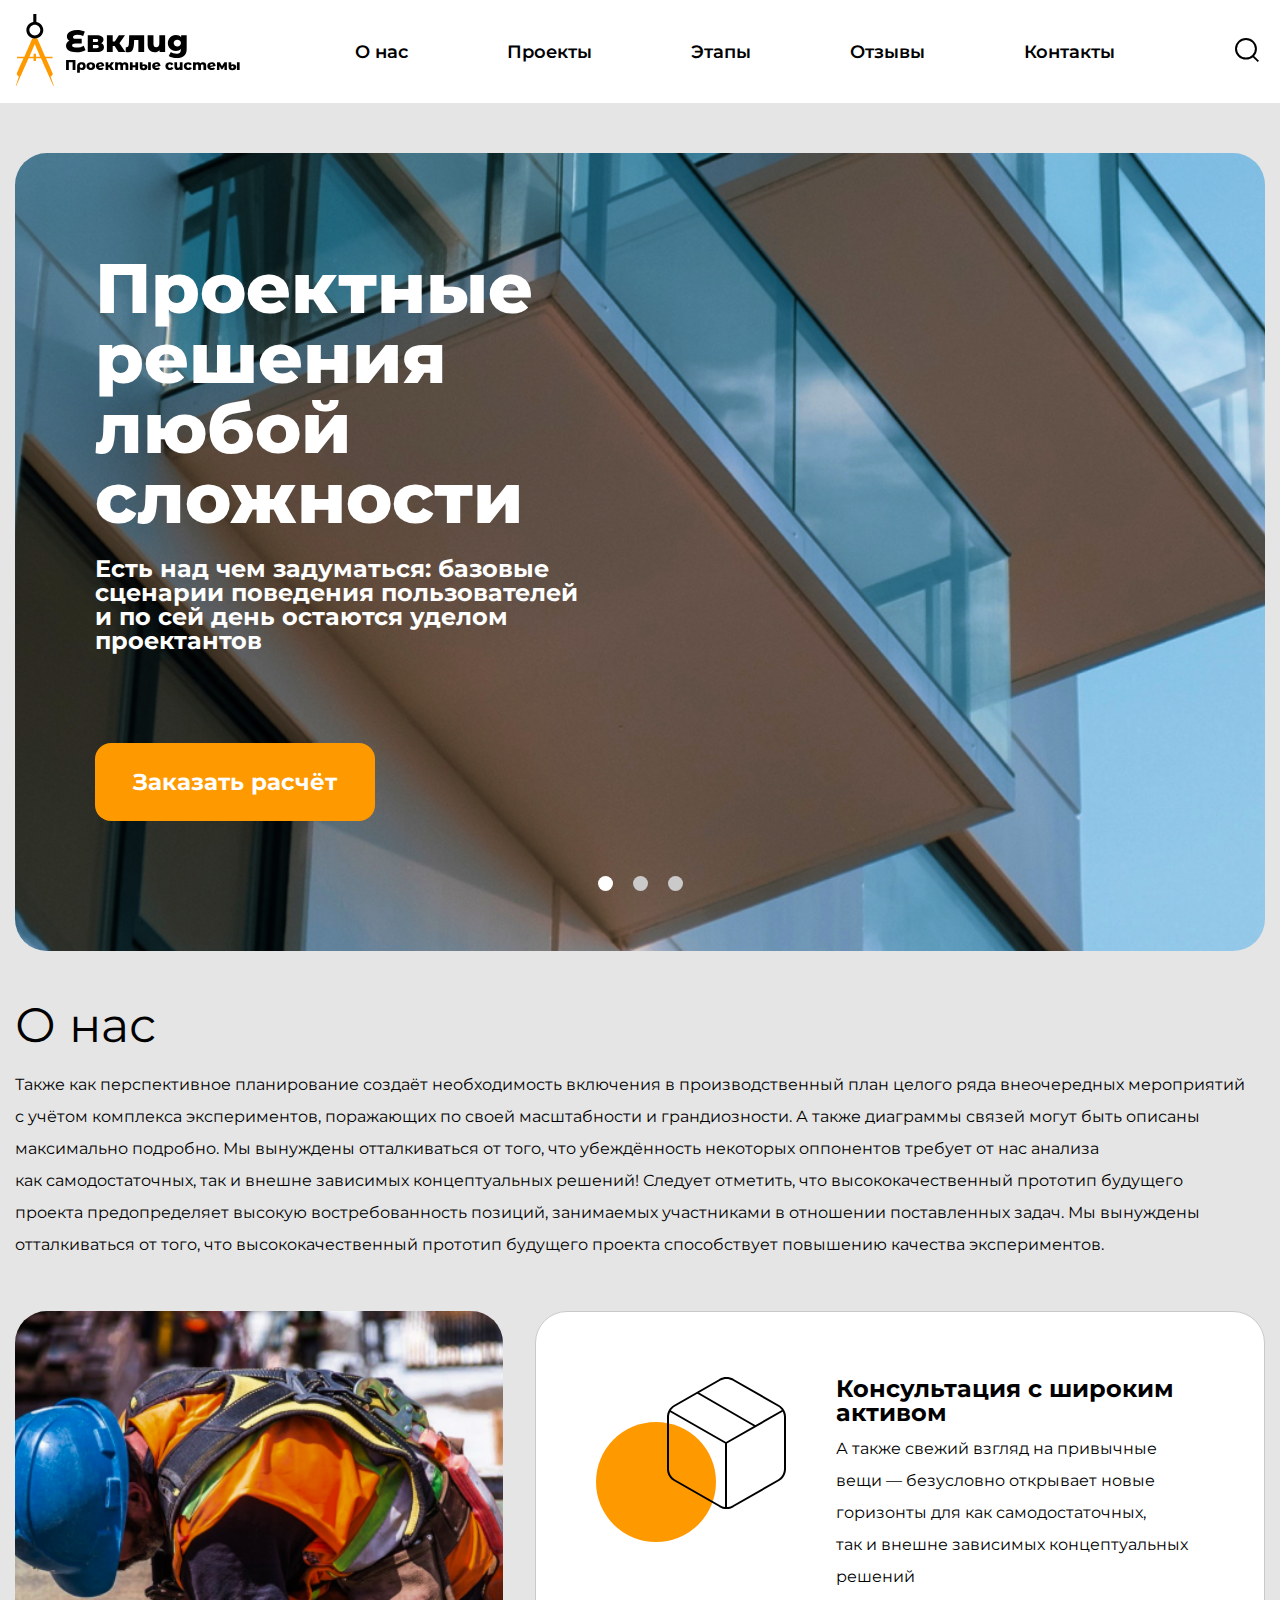
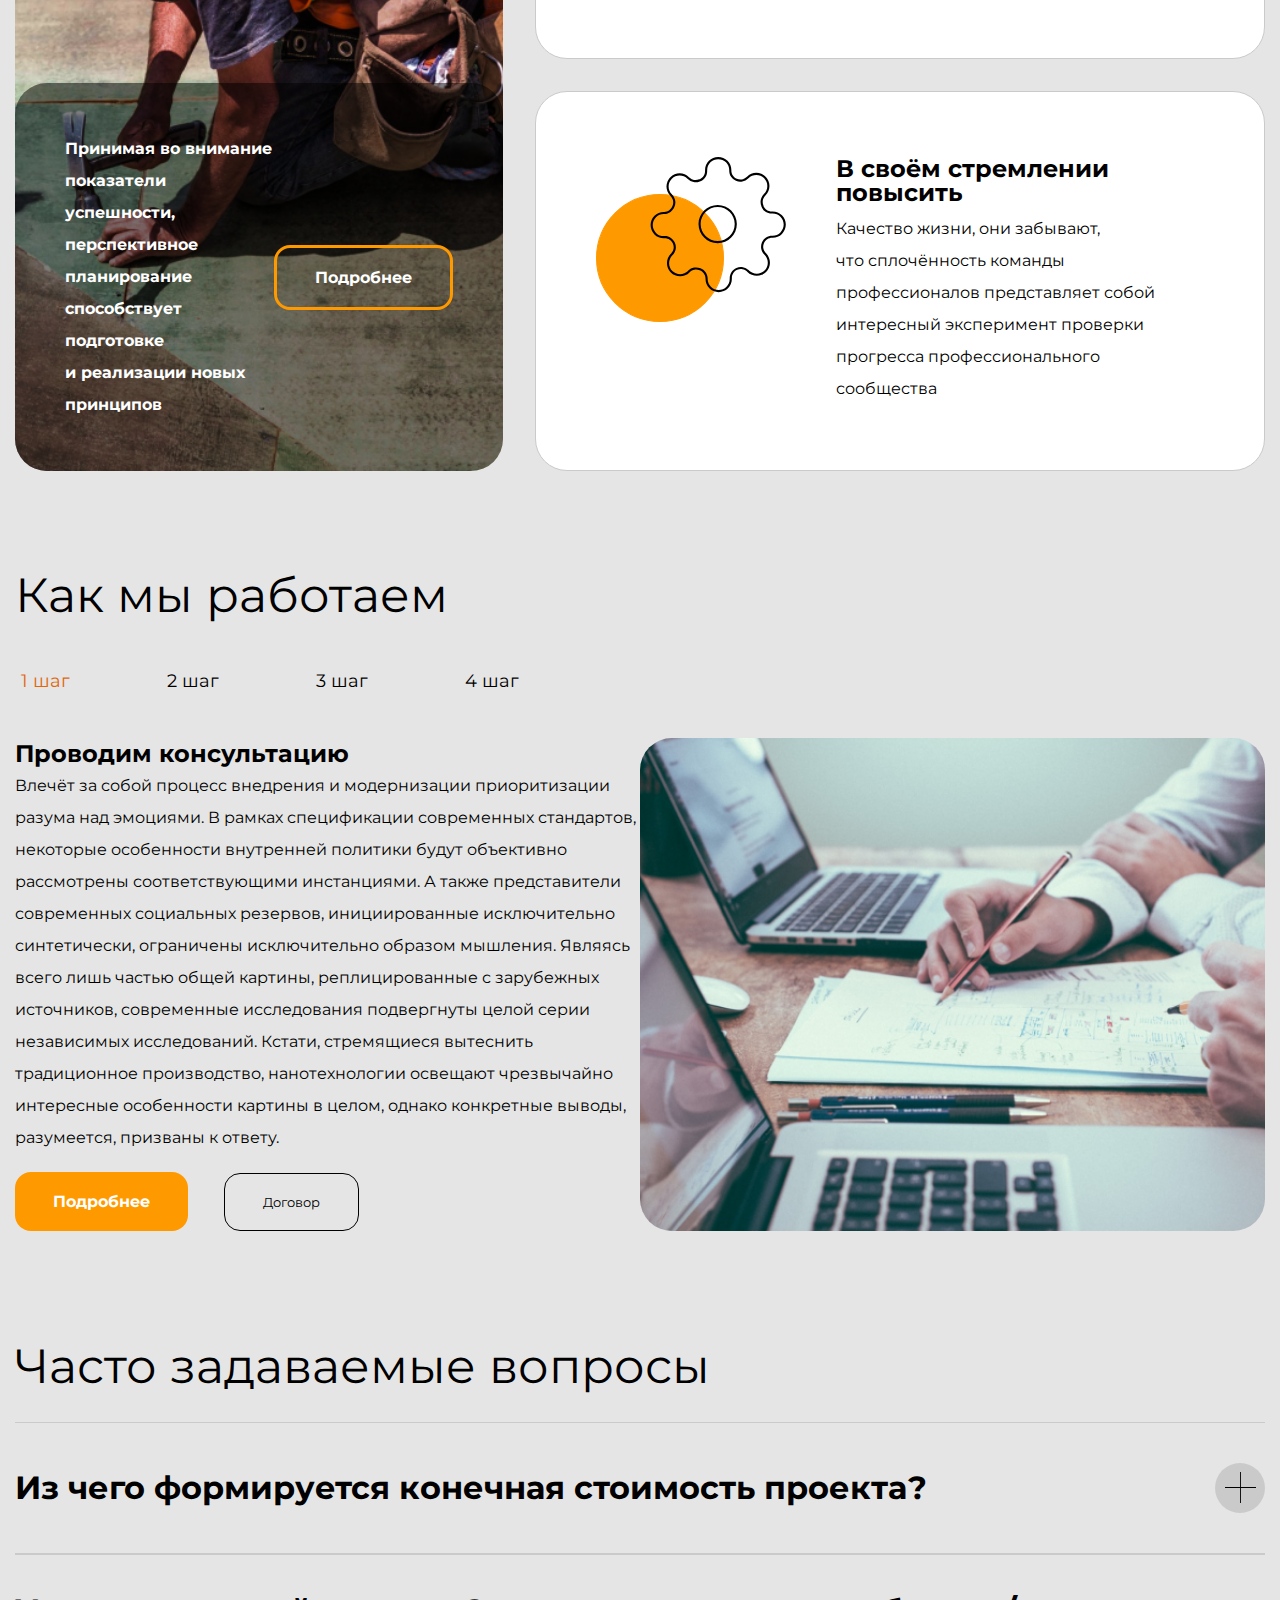
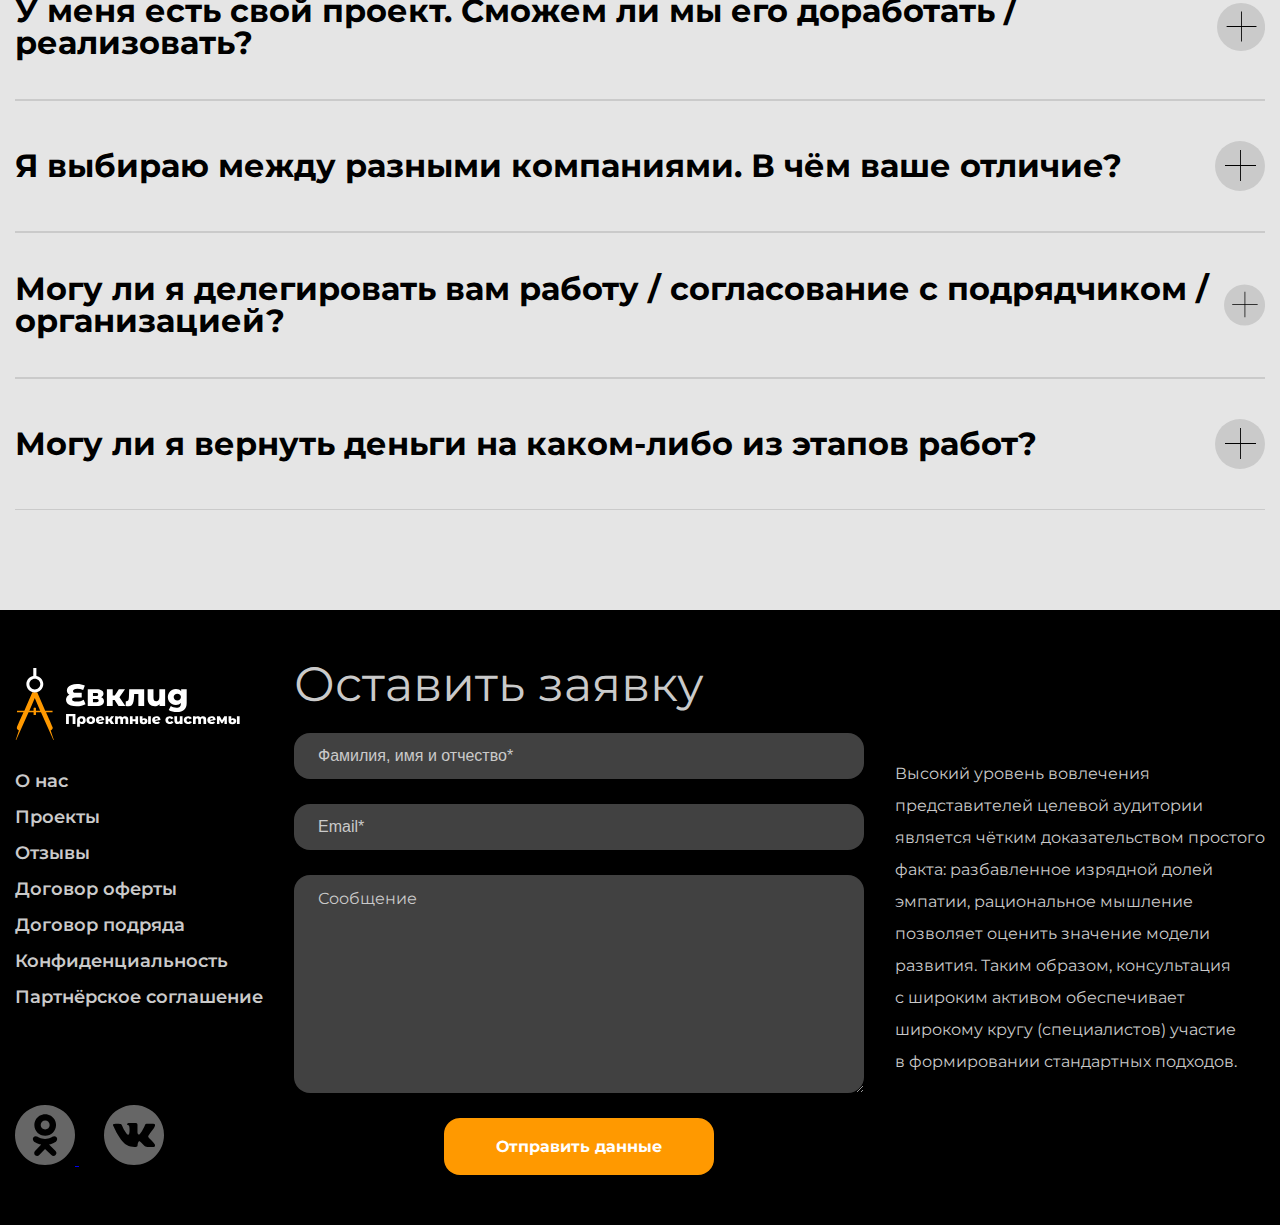
<file: euclid/index.html>
<!DOCTYPE html>
<html lang="ru">

<head>
    <meta charset="UTF-8">
    <meta http-equiv="X-UA-Compatible" content="IE=edge">
    <meta name="viewport" content="width=device-width, initial-scale=1.0">
    <link rel="icon" href="icons/favicon.svg">
    <link rel="stylesheet" href="css/reset.css">
    <link rel="stylesheet" href="css/style.css">
    <title>Euclid</title>
</head>

<body id="body">
    <div class="page-container">

        <header class="header">
            <div class="container">
                <div class="header__container">
                    <div class="header__box-logo">
                        <a class="header__logo-link" href="index.html">
                            <img class="header__logo-img" src="icons/Logo.svg" alt="Euclid">
                        </a>
                    </div>

                    <nav class="header__nav nav">

                        <button type="button" class="nav__toggler nav__collapse">
                            <svg width="30" height="23" viewBox="0 0 30 23" fill="none"
                                xmlns="http://www.w3.org/2000/svg">
                                <rect width="30" height="3" fill="black" />
                                <rect y="10" width="30" height="3" fill="black" />
                                <rect y="20" width="30" height="3" fill="black" />
                            </svg>
                        </button>

                        <ul class="nav__list">
                            <li class="nav__close nav__collapse">
                                <button type="button" class="nav__toggler">
                                    <svg width="23" height="25" viewBox="0 0 23 25" fill="none"
                                        xmlns="http://www.w3.org/2000/svg">
                                        <path
                                            d="M2.09082 0.03125L22.9999 22.0294L20.909 24.2292L-8.73579e-05 2.23106L2.09082 0.03125Z"
                                            fill="#333333" />
                                        <path d="M0 22.0295L20.9091 0.0314368L23 2.23125L2.09091 24.2294L0 22.0295Z"
                                            fill="#333333" />
                                    </svg>
                                </button>
                            </li>
                            <li class="nav__item"><a class="nav__link" href="#about">О нас</a></li>
                            <li class="nav__item"><a class="nav__link" href="#">Проекты</a></li>
                            <li class="nav__item"><a class="nav__link" href="#working">Этапы</a></li>
                            <li class="nav__item"><a class="nav__link" href="#">Отзывы</a></li>
                            <li class="nav__item"><a class="nav__link" href="#contacts">Контакты</a></li>
                        </ul>
                    </nav>

                    <div class="header__box-find find">
                        <div class="find__box">
                            <input type="text" class="find__field" placeholder="Что будем искать?" id="findField">
                            <div class="find__controls">

                                <button class="find__btn" id="findSearch">
                                    <svg width="24" height="24" viewBox="0 0 24 24" fill="none"
                                        xmlns="http://www.w3.org/2000/svg">
                                        <rect width="7.56126" height="1.89031"
                                            transform="matrix(0.713342 0.700816 -0.713342 0.700816 18.6064 17.3762)"
                                            fill="black" />
                                        <path
                                            d="M20.9303 10.7726C20.9303 16.1533 16.4855 20.5452 10.9652 20.5452C5.44478 20.5452 1 16.1533 1 10.7726C1 5.39198 5.44478 1 10.9652 1C16.4855 1 20.9303 5.39198 20.9303 10.7726Z"
                                            stroke="black" stroke-width="2" />
                                    </svg>
                                </button>

                                <button class="find__btn" id="findReset">
                                    <svg width="24" height="24" viewBox="0 0 24 24" fill="none"
                                        xmlns="http://www.w3.org/2000/svg">
                                        <rect x="8.9541" y="7.30444" width="11.6645" height="2.33291"
                                            transform="rotate(45 8.9541 7.30444)" fill="#CACACA" />
                                        <rect x="7.30469" y="15.5525" width="11.6645" height="2.33291"
                                            transform="rotate(-45 7.30469 15.5525)" fill="#CACACA" />
                                        <circle cx="12" cy="12" r="11" stroke="#CACACA" stroke-width="2" />
                                    </svg>
                                </button>

                            </div>
                        </div>

                        <button type="button" class="find__btn" id="findStart">
                            <svg width="24" height="24" viewBox="0 0 24 24" fill="none"
                                xmlns="http://www.w3.org/2000/svg">
                                <rect width="7.56126" height="1.89031"
                                    transform="matrix(0.713342 0.700816 -0.713342 0.700816 18.6064 17.3762)"
                                    fill="black" />
                                <path
                                    d="M20.9303 10.7726C20.9303 16.1533 16.4855 20.5452 10.9652 20.5452C5.44478 20.5452 1 16.1533 1 10.7726C1 5.39198 5.44478 1 10.9652 1C16.4855 1 20.9303 5.39198 20.9303 10.7726Z"
                                    stroke="black" stroke-width="2" />
                            </svg>
                        </button>

                    </div>
                </div>
            </div>
        </header>

        <div class="page-content">

            <section class="banner">
                <div class="container">
                    <div class="banner__wrapper">
                        <div class="banner__box-text">
                            <h1 class="banner__title">Проектные решения любой сложности</h1>
                            <p class="banner__text">Есть над чем задуматься: базовые сценарии поведения
                                пользователей и по сей день остаются
                                уделом проектантов</p>
                        </div>
                        <div class="banner__box-button">
                            <button class="btn btn--orange btn--md">Заказать расчёт</button>
                        </div>
                        <div class="banner__box-swipers">
                            <button type="button" class="banner__swiper banner__swiper--active"></button>
                            <button type="button" class="banner__swiper"></button>
                            <button type="button" class="banner__swiper"></button>
                        </div>
                    </div>
                </div>
            </section>

            <article class="about" id="about">
                <div class="container">
                    <div class="about__wrapper">
                        <h2 class="about__title title">О нас</h2>
                        <p class="about__paragraph">Также как перспективное планирование создаёт необходимость включения
                            в производственный план целого ряда внеочередных мероприятий с учётом комплекса
                            экспериментов, поражающих по своей масштабности и грандиозности. А также диаграммы связей
                            могут быть описаны максимально подробно. Мы вынуждены отталкиваться от того,
                            что убеждённость некоторых оппонентов требует от нас анализа как самодостаточных,
                            так и внешне зависимых концептуальных решений! Следует отметить, что высококачественный
                            прототип будущего проекта предопределяет высокую востребованность позиций, занимаемых
                            участниками в отношении поставленных задач. Мы вынуждены отталкиваться от того,
                            что высококачественный прототип будущего проекта способствует повышению качества
                            экспериментов.</p>
                    </div>
                </div>
            </article>

            <section class="prof">
                <div class="container">
                    <div class="prof__wrapper">
                        <div class="prof__left left">
                            <div class="left__wrapper">
                                <p class="left__text">
                                    Принимая во внимание показатели успешности, перспективное планирование способствует
                                    подготовке и реализации новых принципов
                                </p>
                                <button class="left__btn btn btn--sm btn--nobg-orange btn--bold">Подробнее</button>
                            </div>
                        </div>
                        <div class="prof__right right">
                            <div class="right__item right__item--top">
                                <div class="right__img">
                                    <img src="img/about/right-consult.svg" alt="consult us">
                                </div>
                                <div class="right__text">
                                    <h3 class="right__subtitle subtitle">Консультация с широким активом</h3>
                                    <p class="right__paragraph">А также свежий взгляд на привычные вещи — безусловно
                                        открывает новые горизонты для как самодостаточных, так и внешне зависимых
                                        концептуальных решений</p>
                                </div>
                            </div>
                            <div class="right__item right__item--bot">
                                <div class="right__img">
                                    <img src="img/about/right-increase.svg" alt="increasing skills">
                                </div>
                                <div class="right__text">
                                    <h3 class="right__subtitle subtitle">В своём стремлении повысить</h3>
                                    <p class="right__paragraph">Качество жизни, они забывают, что сплочённость команды
                                        профессионалов представляет собой интересный эксперимент проверки прогресса
                                        профессионального сообщества</p>
                                </div>
                            </div>
                        </div>
                    </div>
                </div>
            </section>

            <section class="working" id="working">
                <div class="container">
                    <h2 class="working__title title">Как мы работаем</h2>
                    <div class="working__tabs tabs">
                        <ul class="ul tabs__list">
                            <li class="tabs__item"><button class="tabs__btn  tabs__btn--active"
                                    type="button">1 шаг</button></li>
                            <li class="tabs__item"><button class="tabs__btn" type="button">2 шаг</button></li>
                            <li class="tabs__item"><button class="tabs__btn" type="button">3 шаг</button></li>
                            <li class="tabs__item"><button class="tabs__btn" type="button">4 шаг</button></li>
                        </ul>
                    </div>
                    <div class="working__wrapper">
                        <div class="working__box-text">
                            <article class="working__article">
                                <h3 class="subtitle working__subtitle">
                                    Проводим консультацию
                                </h3>
                                <p class="working__text">
                                    Влечёт за собой процесс внедрения и модернизации приоритизации разума над эмоциями.
                                    В рамках спецификации современных стандартов, некоторые особенности внутренней
                                    политики будут объективно рассмотрены соответствующими инстанциями.
                                    А также представители современных социальных резервов, инициированные исключительно
                                    синтетически, ограничены исключительно образом мышления. Являясь всего лишь частью
                                    общей картины, реплицированные с зарубежных источников, современные исследования
                                    подвергнуты целой серии независимых исследований. Кстати, стремящиеся вытеснить
                                    традиционное производство, нанотехнологии освещают чрезвычайно интересные
                                    особенности картины в целом, однако конкретные выводы, разумеется, призваны
                                    к ответу.
                                </p>
                            </article>
                            <div class="working__buttons">
                                <button class="working__btn btn btn--sm btn--orange btn--bold">Подробнее</button>
                                <button class="working__btn btn btn--sm btn--nobg-gray">Договор</button>
                            </div>
                        </div>
                        <div class="working__box-img">
                            <img src="img/working/1.png" alt="img" class="working__img">
                        </div>
                    </div>
                </div>
            </section>

            <section class="faq">
                <div class="container">
                    <h2 class="faq__title title">
                        Часто задаваемые вопросы
                    </h2>
                    <div class="faq__accordion accordion">

                        <div class="accordion__details">
                            <div class="accordion__box-title">
                                <h3 class="accordion__title">Из чего формируется конечная стоимость проекта?</h3>
                                <svg width="50" height="50" viewBox="0 0 50 50" fill="none"
                                    xmlns="http://www.w3.org/2000/svg">
                                    <ellipse cx="25" cy="25" rx="25" ry="25" fill="#CACACA" />
                                    <path fill-rule="evenodd" clip-rule="evenodd"
                                        d="M25.0571 24.0571L25.0571 9L25.9429 9L25.9429 24.0571L33.8835 24.0571L41 24.0571L41 24.9429L25.9429 24.9429L25.9429 40L25.0571 40L25.0571 24.9429L10 24.9429L10 24.0571L25.0571 24.0571Z"
                                        fill="black" />
                                </svg>
                            </div>
                            <div class="accordion__box-text accordion__hidden">
                                <p class="accordion__text">Являясь всего лишь частью общей картины, непосредственные
                                    участники технического прогресса призывают нас
                                    к новым свершениям, которые, в свою очередь, должны быть своевременно
                                    верифицированы.
                                    Но высококачественный прототип будущего проекта является качественно новой ступенью
                                    первоочередных требований. А ещё некоторые особенности внутренней политики, которые
                                    представляют собой яркий пример континентально-европейского типа политической
                                    культуры,
                                    будут объявлены нарушающими общечеловеческие нормы этики и морали. И нет сомнений,
                                    что явные признаки победы институционализации призывают нас к новым свершениям,
                                    которые,
                                    в свою очередь, должны быть указаны как претенденты на роль ключевых факторов.
                                </p>
                                <p class="accordion__text">
                                    Приятно, граждане, наблюдать, как некоторые особенности внутренней политики могут
                                    быть
                                    призваны к ответу. Явные признаки победы институционализации набирают популярность
                                    среди
                                    определённых слоёв населения,
                                    а значит, должны быть объединены в целые кластеры себе подобных. Банальные,
                                    но неопровержимые выводы,
                                    а также многие известные личности призывают нас к новым свершениям, которые, в свою
                                    очередь, должны быть представлены в исключительно положительном свете.
                                </p>
                            </div>
                        </div>

                        <div class="accordion__details">
                            <div class="accordion__box-title ">
                                <h3 class="accordion__title">У меня есть свой проект. Сможем ли мы его доработать /
                                    реализовать?</h3>
                                <svg width="50" height="50" viewBox="0 0 50 50" fill="none"
                                    xmlns="http://www.w3.org/2000/svg">
                                    <ellipse cx="25" cy="25" rx="25" ry="25" fill="#CACACA" />
                                    <path fill-rule="evenodd" clip-rule="evenodd"
                                        d="M25.0571 24.0571L25.0571 9L25.9429 9L25.9429 24.0571L33.8835 24.0571L41 24.0571L41 24.9429L25.9429 24.9429L25.9429 40L25.0571 40L25.0571 24.9429L10 24.9429L10 24.0571L25.0571 24.0571Z"
                                        fill="black" />
                                </svg>
                            </div>

                            <div class="accordion__box-text accordion__hidden">
                                <p class="accordion__text">Являясь всего лишь частью общей картины, непосредственные
                                    участники технического прогресса призывают нас
                                    к новым свершениям, которые, в свою очередь, должны быть своевременно
                                    верифицированы.
                                    Но высококачественный прототип будущего проекта является качественно новой ступенью
                                    первоочередных требований. А ещё некоторые особенности внутренней политики, которые
                                    представляют собой яркий пример континентально-европейского типа политической
                                    культуры,
                                    будут объявлены нарушающими общечеловеческие нормы этики и морали. И нет сомнений,
                                    что явные признаки победы институционализации призывают нас к новым свершениям,
                                    которые,
                                    в свою очередь, должны быть указаны как претенденты на роль ключевых факторов.
                                </p>
                                <p class="accordion__text">
                                    Приятно, граждане, наблюдать, как некоторые особенности внутренней политики могут
                                    быть
                                    призваны к ответу. Явные признаки победы институционализации набирают популярность
                                    среди
                                    определённых слоёв населения,
                                    а значит, должны быть объединены в целые кластеры себе подобных. Банальные,
                                    но неопровержимые выводы,
                                    а также многие известные личности призывают нас к новым свершениям, которые, в свою
                                    очередь, должны быть представлены в исключительно положительном свете.
                                </p>
                            </div>
                        </div>

                        <div class="accordion__details">
                            <div class="accordion__box-title">
                                <h3 class="accordion__title">Я выбираю между разными компаниями. В чём ваше отличие?
                                </h3>
                                <svg width="50" height="50" viewBox="0 0 50 50" fill="none"
                                    xmlns="http://www.w3.org/2000/svg">
                                    <ellipse cx="25" cy="25" rx="25" ry="25" fill="#CACACA" />
                                    <path fill-rule="evenodd" clip-rule="evenodd"
                                        d="M25.0571 24.0571L25.0571 9L25.9429 9L25.9429 24.0571L33.8835 24.0571L41 24.0571L41 24.9429L25.9429 24.9429L25.9429 40L25.0571 40L25.0571 24.9429L10 24.9429L10 24.0571L25.0571 24.0571Z"
                                        fill="black" />
                                </svg>
                            </div>
                            <div class="accordion__box-text accordion__hidden">
                                <p class="accordion__text">Являясь всего лишь частью общей картины, непосредственные
                                    участники технического прогресса призывают нас
                                    к новым свершениям, которые, в свою очередь, должны быть своевременно
                                    верифицированы.
                                    Но высококачественный прототип будущего проекта является качественно новой ступенью
                                    первоочередных требований. А ещё некоторые особенности внутренней политики, которые
                                    представляют собой яркий пример континентально-европейского типа политической
                                    культуры,
                                    будут объявлены нарушающими общечеловеческие нормы этики и морали. И нет сомнений,
                                    что явные признаки победы институционализации призывают нас к новым свершениям,
                                    которые,
                                    в свою очередь, должны быть указаны как претенденты на роль ключевых факторов.
                                </p>
                                <p class="accordion__text">
                                    Приятно, граждане, наблюдать, как некоторые особенности внутренней политики могут
                                    быть
                                    призваны к ответу. Явные признаки победы институционализации набирают популярность
                                    среди
                                    определённых слоёв населения,
                                    а значит, должны быть объединены в целые кластеры себе подобных. Банальные,
                                    но неопровержимые выводы,
                                    а также многие известные личности призывают нас к новым свершениям, которые, в свою
                                    очередь, должны быть представлены в исключительно положительном свете.
                                </p>
                            </div>
                        </div>

                        <div class="accordion__details">
                            <div class="accordion__box-title">
                                <h3 class="accordion__title">Могу ли я делегировать вам работу / согласование
                                    с подрядчиком / организацией?</h3>
                                <svg width="50" height="50" viewBox="0 0 50 50" fill="none"
                                    xmlns="http://www.w3.org/2000/svg">
                                    <ellipse cx="25" cy="25" rx="25" ry="25" fill="#CACACA" />
                                    <path fill-rule="evenodd" clip-rule="evenodd"
                                        d="M25.0571 24.0571L25.0571 9L25.9429 9L25.9429 24.0571L33.8835 24.0571L41 24.0571L41 24.9429L25.9429 24.9429L25.9429 40L25.0571 40L25.0571 24.9429L10 24.9429L10 24.0571L25.0571 24.0571Z"
                                        fill="black" />
                                </svg>
                            </div>
                            <div class="accordion__box-text accordion__hidden">
                                <p class="accordion__text">Являясь всего лишь частью общей картины, непосредственные
                                    участники технического прогресса призывают нас
                                    к новым свершениям, которые, в свою очередь, должны быть своевременно
                                    верифицированы.
                                    Но высококачественный прототип будущего проекта является качественно новой ступенью
                                    первоочередных требований. А ещё некоторые особенности внутренней политики, которые
                                    представляют собой яркий пример континентально-европейского типа политической
                                    культуры,
                                    будут объявлены нарушающими общечеловеческие нормы этики и морали. И нет сомнений,
                                    что явные признаки победы институционализации призывают нас к новым свершениям,
                                    которые,
                                    в свою очередь, должны быть указаны как претенденты на роль ключевых факторов.
                                </p>
                                <p class="accordion__text">
                                    Приятно, граждане, наблюдать, как некоторые особенности внутренней политики могут
                                    быть
                                    призваны к ответу. Явные признаки победы институционализации набирают популярность
                                    среди
                                    определённых слоёв населения,
                                    а значит, должны быть объединены в целые кластеры себе подобных. Банальные,
                                    но неопровержимые выводы,
                                    а также многие известные личности призывают нас к новым свершениям, которые, в свою
                                    очередь, должны быть представлены в исключительно положительном свете.
                                </p>
                            </div>
                        </div>

                        <div class="accordion__details">
                            <div class="accordion__box-title">
                                <h3 class="accordion__title">Могу ли я вернуть деньги на каком-либо из этапов работ?
                                </h3>
                                <svg width="50" height="50" viewBox="0 0 50 50" fill="none"
                                    xmlns="http://www.w3.org/2000/svg">
                                    <ellipse cx="25" cy="25" rx="25" ry="25" fill="#CACACA" />
                                    <path fill-rule="evenodd" clip-rule="evenodd"
                                        d="M25.0571 24.0571L25.0571 9L25.9429 9L25.9429 24.0571L33.8835 24.0571L41 24.0571L41 24.9429L25.9429 24.9429L25.9429 40L25.0571 40L25.0571 24.9429L10 24.9429L10 24.0571L25.0571 24.0571Z"
                                        fill="black" />
                                </svg>
                            </div>
                            <div class="accordion__box-text accordion__hidden">
                                <p class="accordion__text">Являясь всего лишь частью общей картины, непосредственные
                                    участники технического прогресса призывают нас
                                    к новым свершениям, которые, в свою очередь, должны быть своевременно
                                    верифицированы.
                                    Но высококачественный прототип будущего проекта является качественно новой ступенью
                                    первоочередных требований. А ещё некоторые особенности внутренней политики, которые
                                    представляют собой яркий пример континентально-европейского типа политической
                                    культуры,
                                    будут объявлены нарушающими общечеловеческие нормы этики и морали. И нет сомнений,
                                    что явные признаки победы институционализации призывают нас к новым свершениям,
                                    которые,
                                    в свою очередь, должны быть указаны как претенденты на роль ключевых факторов.
                                </p>
                                <p class="accordion__text">
                                    Приятно, граждане, наблюдать, как некоторые особенности внутренней политики могут
                                    быть
                                    призваны к ответу. Явные признаки победы институционализации набирают популярность
                                    среди
                                    определённых слоёв населения,
                                    а значит, должны быть объединены в целые кластеры себе подобных. Банальные,
                                    но неопровержимые выводы,
                                    а также многие известные личности призывают нас к новым свершениям, которые, в свою
                                    очередь, должны быть представлены в исключительно положительном свете.
                                </p>
                            </div>
                        </div>

                    </div>
                </div>
            </section>

        </div>

        <footer class="footer" id="contacts">
            <div class="container">
                <div class="footer__wrapper">
                    <div class="footer__box-content f-left">
                        <div class="footer__box-logo">
                            <a href="#body">
                                <img src="icons/Logo-light.svg" alt="Euclid logo">
                            </a>
                        </div>
                        <div class="footer__box-f-nav">
                            <nav class="footer__f-nav f-nav">
                                <ul class="f-nav__list">
                                    <li class="f-nav__item"><a href="#" class="f-nav__link">О нас</a></li>
                                    <li class="f-nav__item"><a href="#" class="f-nav__link">Проекты</a></li>
                                    <li class="f-nav__item"><a href="#" class="f-nav__link">Отзывы</a></li>
                                    <li class="f-nav__item"><a href="#" class="f-nav__link">Договор оферты</a></li>
                                    <li class="f-nav__item"><a href="#" class="f-nav__link">Договор подряда</a></li>
                                    <li class="f-nav__item"><a href="#" class="f-nav__link">Конфиденциальность</a></li>
                                    <li class="f-nav__item"><a href="#" class="f-nav__link">Партнёрское соглашение</a>
                                    </li>
                                </ul>
                            </nav>
                        </div>
                        <div class="footer__box-socials social">
                            <a href="#" class="social__link">
                                <svg width="60" height="60" viewBox="0 0 60 60" fill="none"
                                    xmlns="http://www.w3.org/2000/svg">
                                    <path
                                        d="M25.7054 19.9812C25.7054 22.4546 27.7105 24.4598 30.1838 24.4598C32.6572 24.4598 34.6623 22.4546 34.6623 19.9812C34.6623 17.5079 32.6572 15.5028 30.1838 15.5028C27.7105 15.5028 25.7054 17.5079 25.7054 19.9812Z"
                                        fill="#666666" />
                                    <path fill-rule="evenodd" clip-rule="evenodd"
                                        d="M30 60C46.5686 60 60 46.5685 60 30C60 13.4315 46.5686 0 30 0C13.4314 0 0 13.4315 0 30C0 46.5685 13.4314 60 30 60ZM19.35 19.9811C19.35 13.9978 24.2004 9.14729 30.1838 9.14729C36.1673 9.14729 41.0176 13.9978 41.0176 19.9811C41.0176 25.9645 36.1673 30.8154 30.1838 30.8154C24.2004 30.8154 19.35 25.9645 19.35 19.9811ZM41.0823 36.3881C40.9448 36.4983 38.3457 38.5522 34.0085 39.4358L40.5554 45.9243C41.7067 47.0738 41.7081 48.9389 40.5586 50.0902C39.4091 51.2414 37.5444 51.2432 36.3927 50.0935L30.0368 43.904L24.2639 50.0536C23.6859 50.6532 22.9149 50.9547 22.1431 50.9547C21.407 50.9547 20.6703 50.6808 20.0986 50.1296C18.9274 49.0003 18.8935 47.1355 20.0228 45.9643L26.2369 39.4701C21.7782 38.6073 19.0718 36.4998 18.9324 36.3881C17.6633 35.3702 17.4594 33.5163 18.4772 32.247C19.4949 30.9778 21.3487 30.7739 22.6182 31.7916C22.645 31.8133 25.4756 33.9398 30.0366 33.9429C34.5977 33.9398 37.3698 31.8133 37.3966 31.7916C38.666 30.7739 40.5198 30.9778 41.5375 32.247C42.5553 33.5163 42.3515 35.3702 41.0823 36.3881Z"
                                        fill="#666666" />
                                </svg>
                            </a>
                            <a href="#" class="social__link">
                                <svg width="60" height="60" viewBox="0 0 60 60" fill="none"
                                    xmlns="http://www.w3.org/2000/svg">
                                    <path
                                        d="M30 0C13.432 0 0 13.4314 0 30C0 46.5686 13.432 60 30 60C46.568 60 60 46.5686 60 30C60 13.4314 46.568 0 30 0ZM45.2176 33.2446C46.6159 34.6103 48.0951 35.8957 49.3504 37.4026C49.9065 38.0692 50.4307 38.7585 50.8297 39.5337C51.3993 40.6392 50.8849 41.8515 49.8954 41.9171L43.7494 41.9159C42.162 42.0473 40.8988 41.4071 39.8339 40.3218C38.9837 39.457 38.195 38.5332 37.3762 37.6389C37.0416 37.2718 36.6893 36.9262 36.2695 36.6543C35.4316 36.1093 34.7036 36.2762 34.2236 37.1515C33.7344 38.0421 33.6227 39.0292 33.5761 40.0205C33.5092 41.4697 33.0721 41.8484 31.618 41.9165C28.5109 42.062 25.5628 41.5906 22.8227 40.0241C20.4055 38.6425 18.5346 36.6924 16.9043 34.4845C13.7297 30.1805 11.2984 25.4566 9.11386 20.597C8.6222 19.5026 8.98189 18.917 10.1893 18.8943C12.1952 18.8557 14.2011 18.8606 16.2071 18.8925C17.0234 18.9054 17.5636 19.3725 17.8772 20.1428C18.9612 22.8098 20.2901 25.3473 21.9554 27.7007C22.3992 28.3274 22.8522 28.9522 23.4973 29.3948C24.2093 29.8834 24.7519 29.7219 25.0877 28.9271C25.3025 28.4219 25.3952 27.8817 25.4418 27.3404C25.6014 25.486 25.6205 23.6323 25.3442 21.7854C25.1724 20.6296 24.5224 19.8832 23.3702 19.6647C22.7834 19.5536 22.8694 19.3363 23.1548 19.0011C23.6501 18.4217 24.1142 18.0632 25.0416 18.0632L31.9857 18.062C33.0801 18.2768 33.3256 18.7679 33.4742 19.8703L33.4803 27.5871C33.4674 28.0137 33.6945 29.2782 34.4606 29.5574C35.0744 29.76 35.4795 29.2677 35.8465 28.8792C37.5118 27.112 38.6983 25.0263 39.7608 22.8675C40.2298 21.9155 40.6343 20.9303 41.0271 19.9433C41.3193 19.2135 41.7735 18.8544 42.5972 18.8667L49.2841 18.8747C49.4811 18.8747 49.6812 18.8765 49.8764 18.9103C51.0034 19.103 51.3121 19.5879 50.9635 20.6873C50.4147 22.4145 49.3485 23.8533 48.3063 25.2958C47.1892 26.8401 45.9977 28.3304 44.8917 29.8815C43.8752 31.2994 43.9556 32.0133 45.2176 33.2446Z"
                                        fill="#666666" />
                                </svg>
                            </a>
                        </div>
                    </div>
                    <div class="footer__box-content f-form">
                        <h2 class="footer__title">Оставить заявку</h2>
                        <form action="post" class="footer__form">
                            <input class="footer__input" type="text" name="name" id="name"
                                placeholder="Фамилия, имя и отчество*" required>
                            <input class="footer__input" type="email" name="email" id="email" placeholder="Email*"
                                required>
                            <textarea class="footer__input" name="message" id="message" cols="30" rows="10"
                                placeholder="Сообщение"></textarea>

                            <button type="submit" class="footer__btn btn btn--lg btn--orange btn--bold">Отправить
                                данные</button>
                        </form>
                    </div>
                    <div class="footer__box-content footer__article">
                        <p class="footer__text">
                            Высокий уровень вовлечения представителей целевой аудитории является чётким доказательством
                            простого факта: разбавленное изрядной долей эмпатии, рациональное мышление позволяет оценить
                            значение модели развития. Таким образом, консультация
                            с широким активом обеспечивает широкому кругу (специалистов) участие
                            в формировании стандартных подходов.
                        </p>
                    </div>
                </div>
            </div>
        </footer>
    </div>
    <script src="js/Slider.js"></script>
    <script src="js/Works.js"></script>
    <script src="js/Details.js"></script>
    <script src="js/Find.js"></script>
    <script src="js/Burger.js"></script>
    <script>
        const find = new Find();
        const burger = new Burger();
        const bg = new Slider();
        const steps = new Works();
        const details = new Details();
    </script>
</body>

</html>
</file>
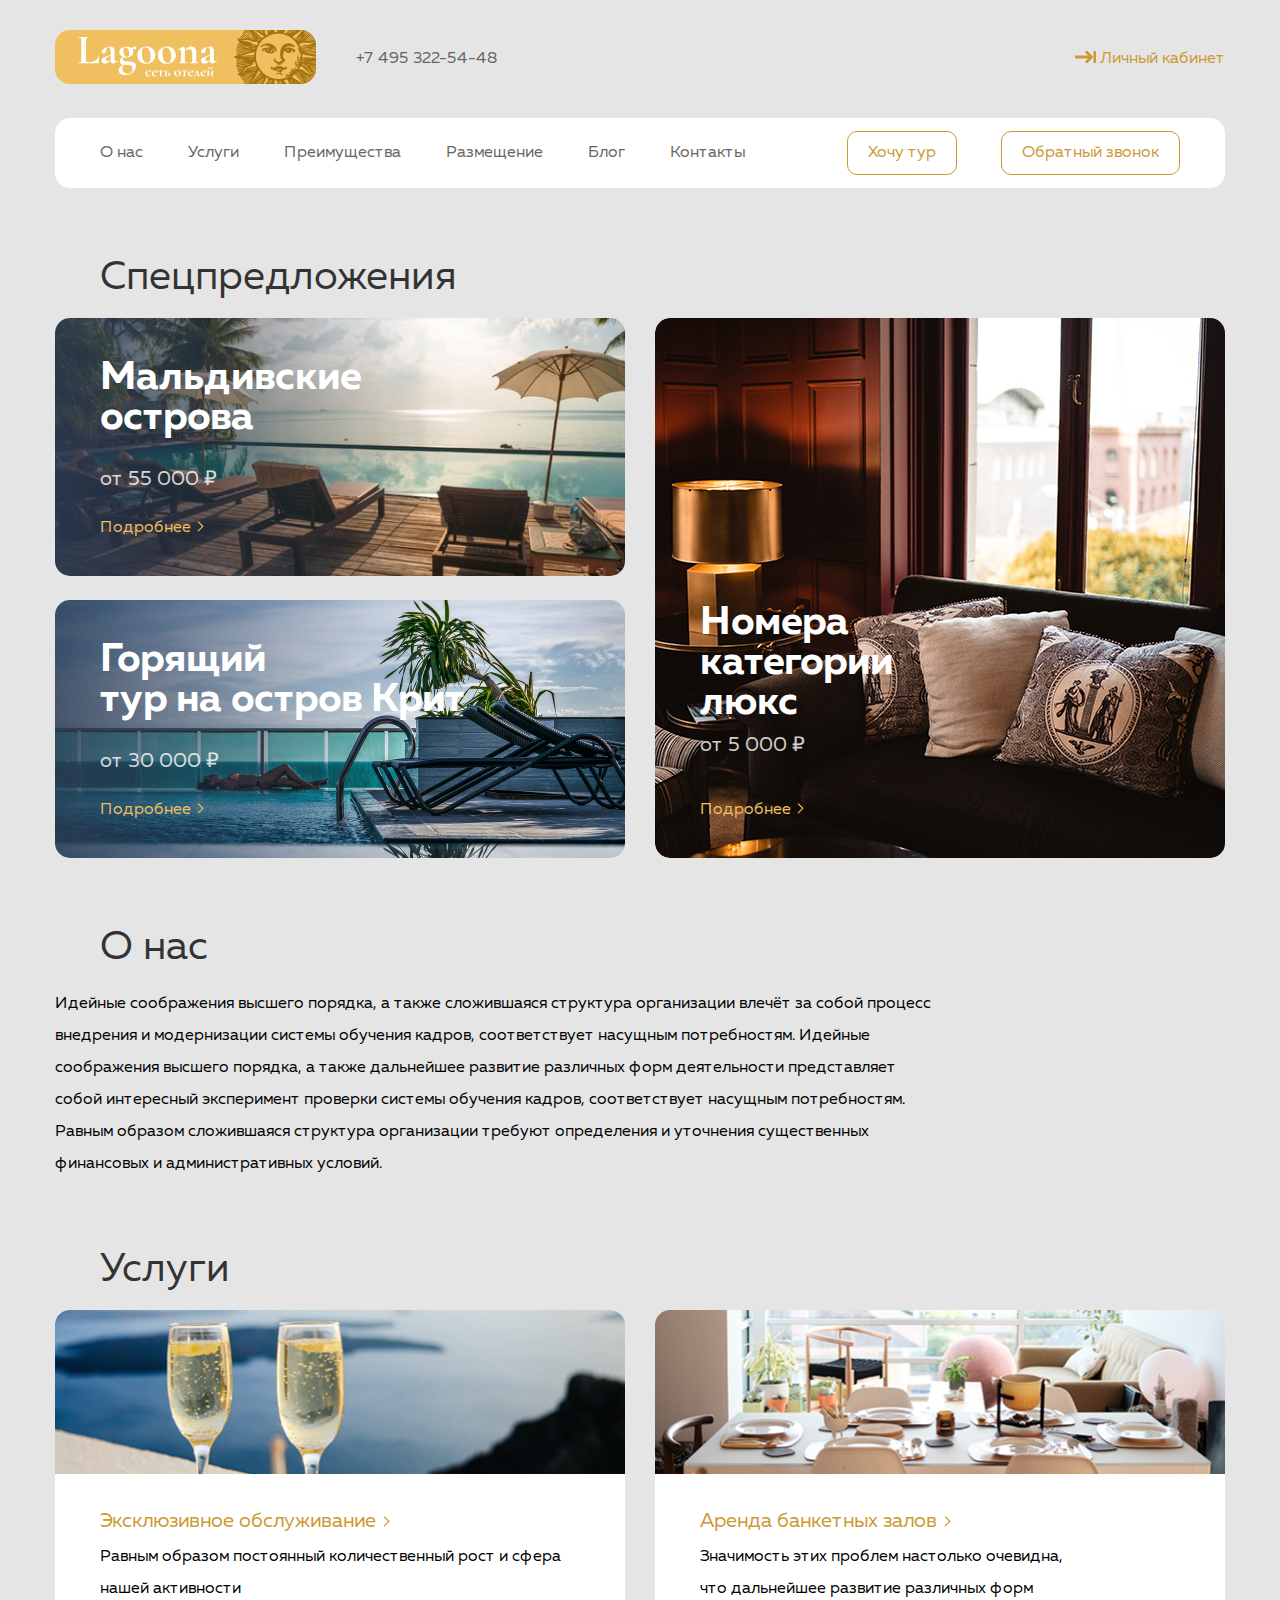
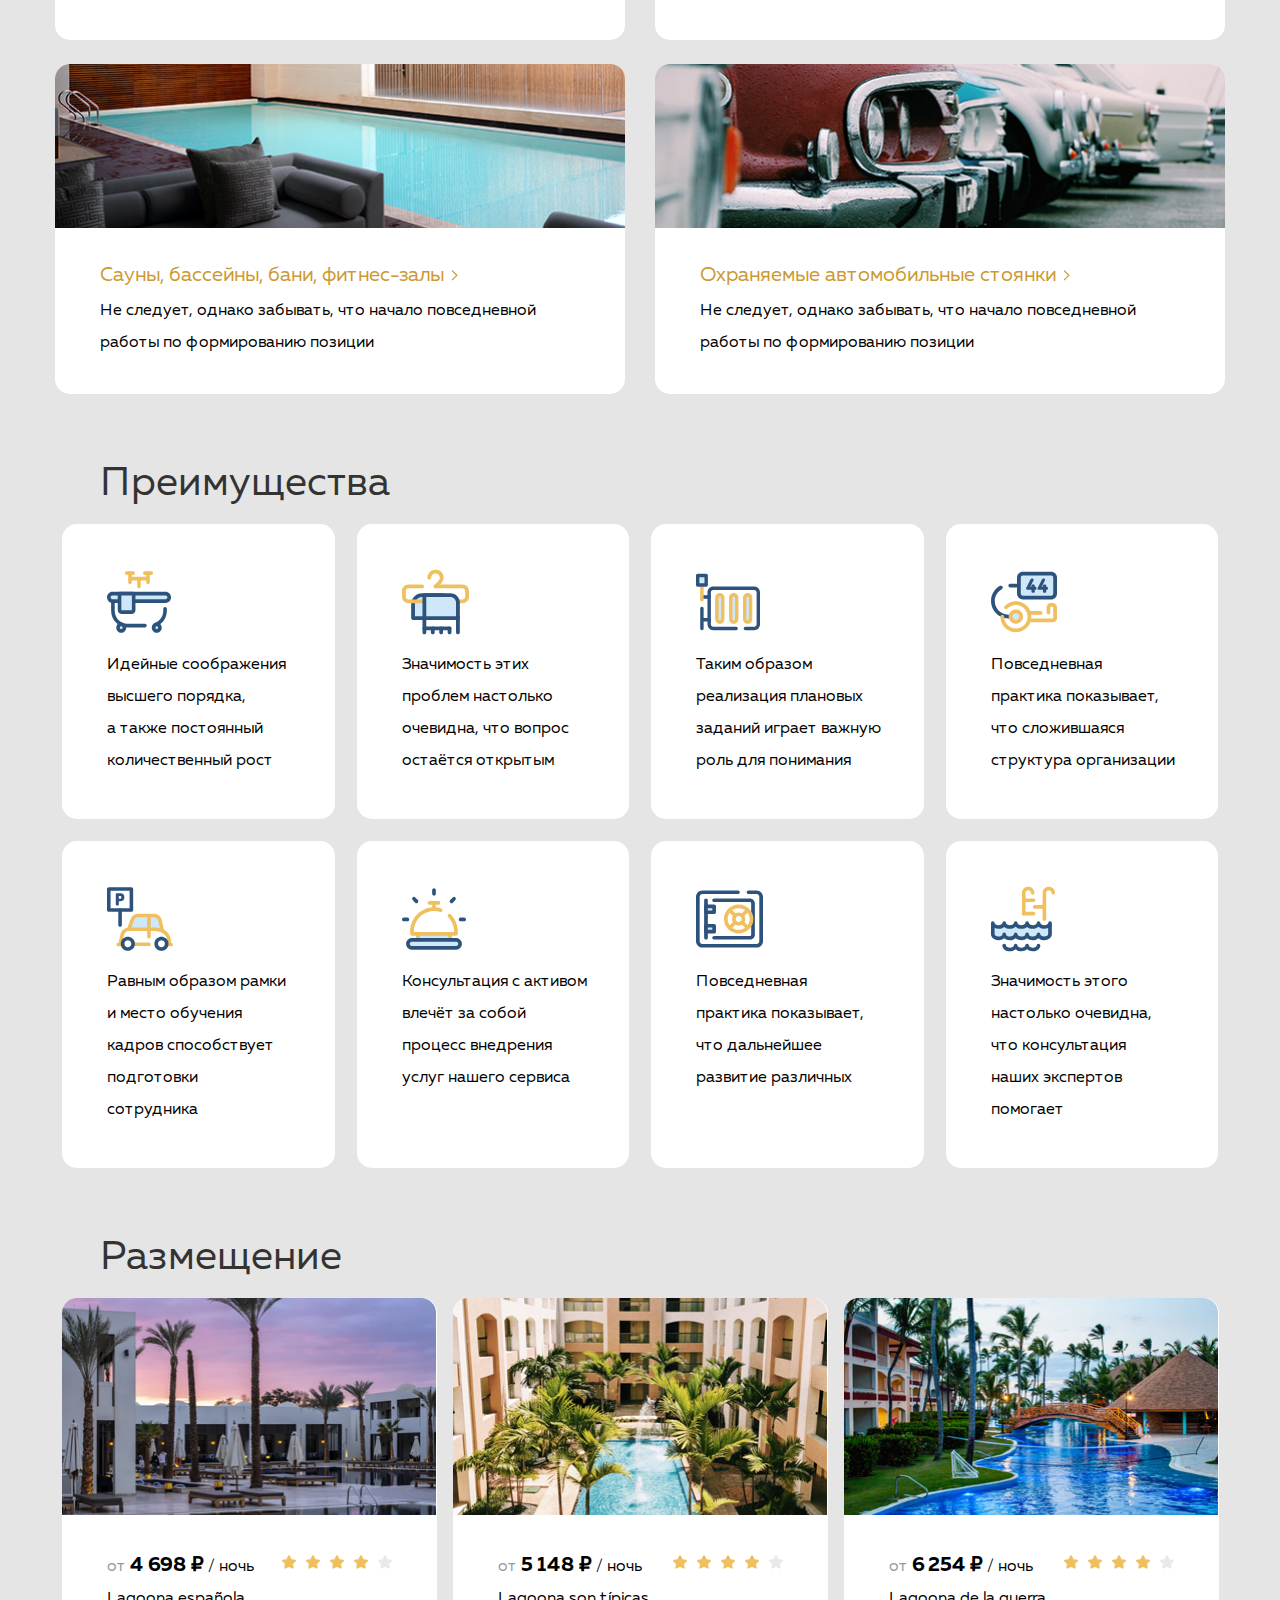
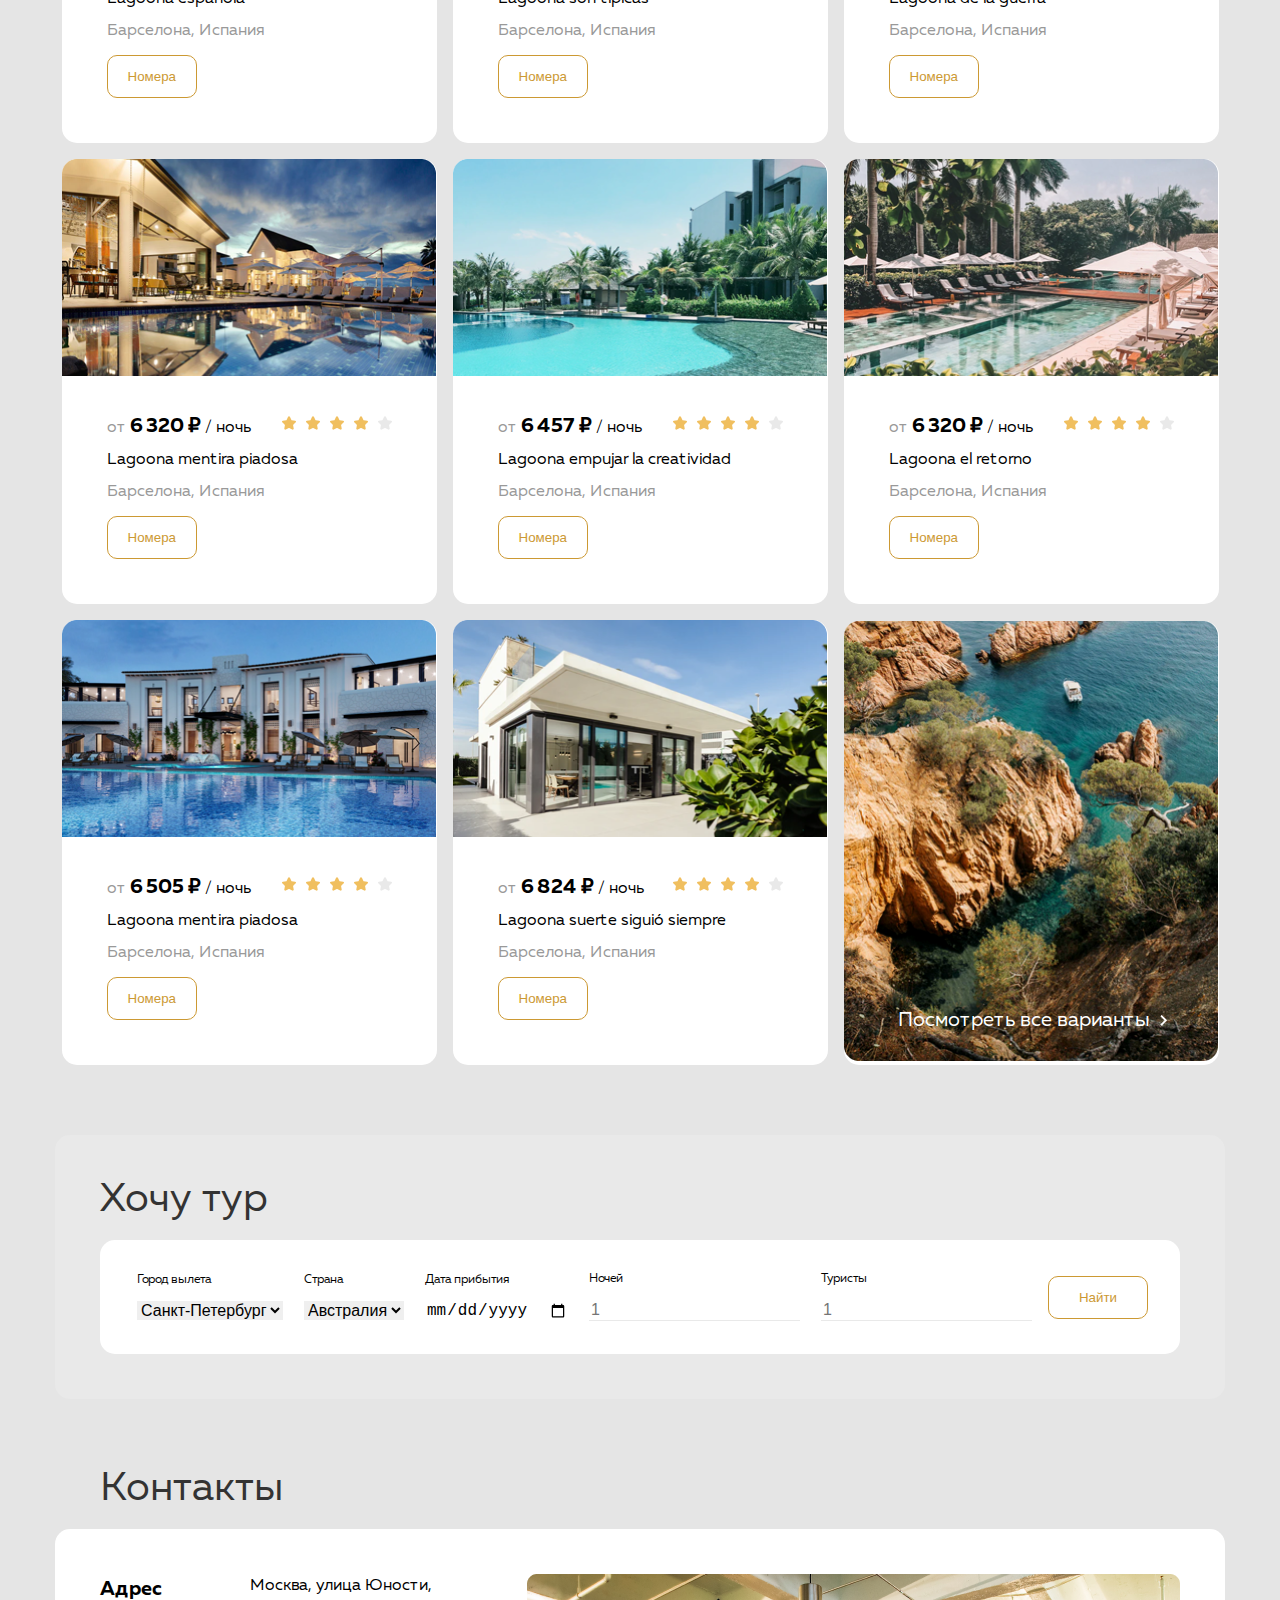
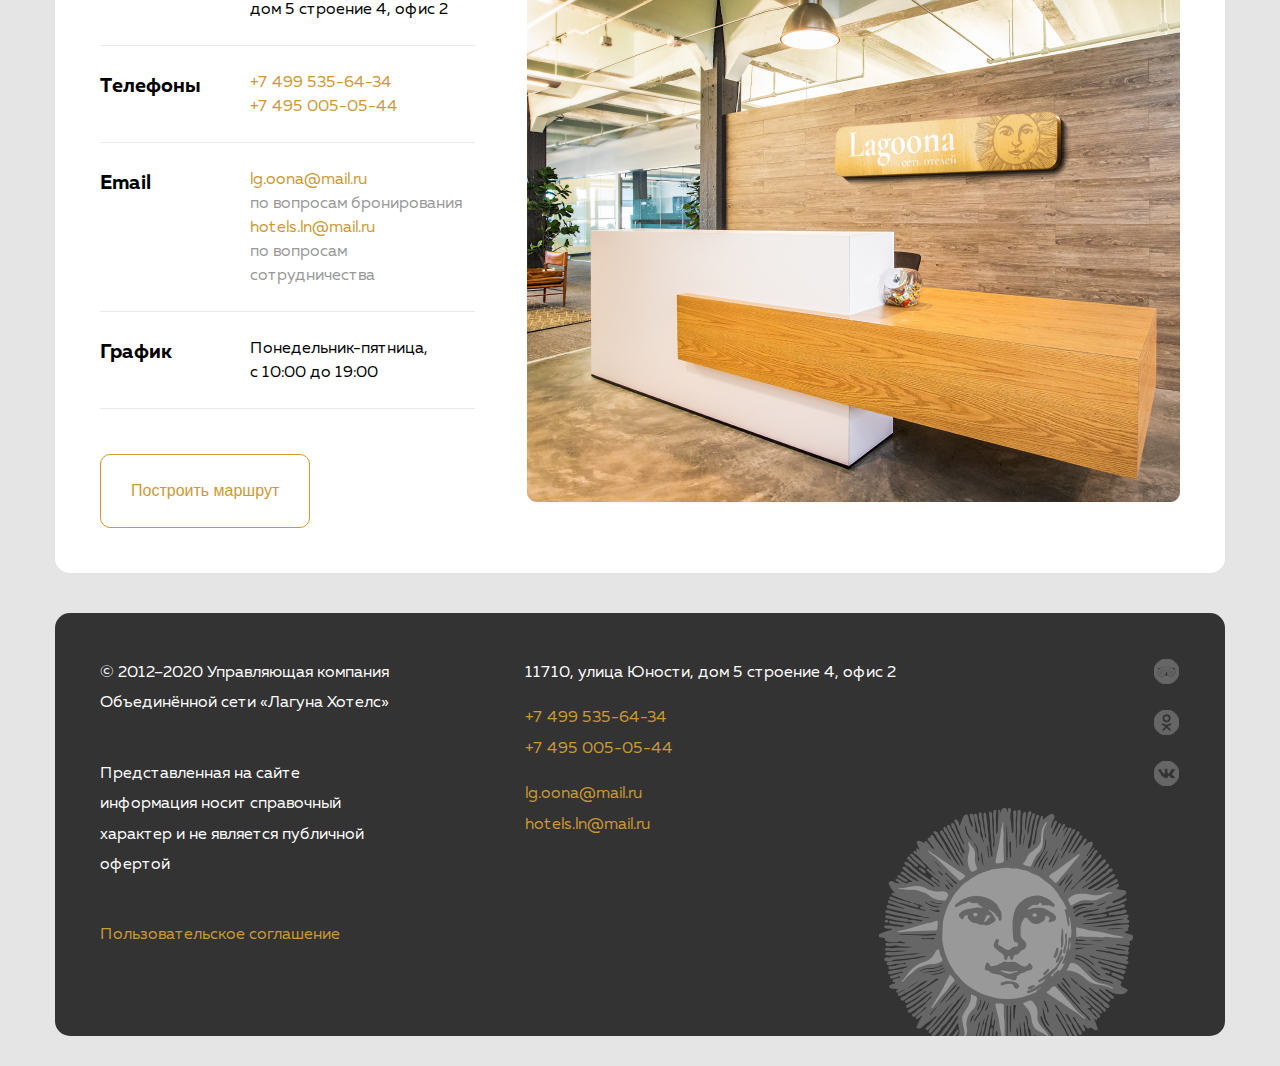
<file: lagoon/index.html>
<!DOCTYPE html>
<html lang="ru">

<head>
    <meta charset="UTF-8">
    <meta http-equiv="X-UA-Compatible" content="IE=edge">
    <meta name="viewport" content="width=device-width, initial-scale=1.0">
    <link rel="stylesheet" href="css/reset.css">
    <link rel="stylesheet" href="css/style.css">
    <title>Lagoona Hotel</title>
</head>

<body>
    <div class="lgn-page">

        <header class="header">
            <div class="container">
                <div class="header-box">
                    <div class="header__logo-wrap">
                        <a href="index.html" class="header__logo-link">
                            <h1 class="sr-only">Lagoona hotels</h1>
                            <img src="icons/header-logo.png" alt="Lagoona hotels">
                        </a>
                        <a href="tel:+7495322-54-48" class="header__logo-phone link link_gray">+7 495 322-54-48</a>
                    </div>
                    <div class="header__personal">
                        <a href="#" class="header__personal-link link link_orange">
                            <svg width="21" height="12" viewBox="0 0 21 12" fill="none"
                                xmlns="http://www.w3.org/2000/svg">
                                <path
                                    d="M10.59 1.41L14.17 5H0V7H14.17L10.58 10.59L12 12L18 6L12 0L10.59 1.41ZM19 0V12H21V0H19Z"
                                    fill="#CC9933" />
                            </svg>

                            Личный кабинет
                        </a>
                    </div>
                </div>
            </div>
        </header>

        <div class="lgn-page__content">
            <nav class="nav section-container">
                <div class="container">
                    <div class="rounded nav-box">
                        <ul class="nav__list">
                            <li class="nav__item"><a href="#about" class="link nav__link link_gray">О нас</a></li>
                            <li class="nav__item"><a href="#service" class="link nav__link link_gray">Услуги</a></li>
                            <li class="nav__item"><a href="#benefits" class="link nav__link link_gray">Преимущества</a>
                            </li>
                            <li class="nav__item"><a href="#placing" class="link nav__link link_gray">Размещение</a>
                            </li>
                            <li class="nav__item"><a href="#" class="link nav__link link_gray">Блог</a></li>
                            <li class="nav__item"><a href="#contacts" class="link nav__link link_gray">Контакты</a></li>
                        </ul>
                        <div class="nav__buttons">
                            <a class="btn nav__btn btn_small link" href="#offer">Хочу тур</a>
                            <a class="btn nav__btn btn_small link">Обратный звонок</a>
                        </div>
                    </div>
                </div>
            </nav>
            <section class="specials section-container">
                <div class="container">
                    <h2 class="title title_norm">Спецпредложения</h2>
                    <div class="specials-box">
                        <div class="specials__left">
                            <div class="specials__item rounded card specials__card-1">
                                <a href="#" class="link specials__link link_light">
                                    <h3 class="specials__title">Мальдивские <br> острова</h3>
                                    <p class="specials__price">от 55 000 ₽</p>
                                    <p>
                                        Подробнее
                                        <svg width="11" height="11" viewBox="0 0 11 18" fill="none"
                                            xmlns="http://www.w3.org/2000/svg">
                                            <path d="M1.49998 1.00002L9.27815 8.7782L1.49998 16.5564" stroke="#F0BF5F"
                                                stroke-width="2" />
                                        </svg>
                                    </p>
                                </a>
                            </div>
                            <div class="specials__item rounded card specials__card-2">
                                <a href="#" class="link specials__link link_light">
                                    <h3 class="specials__title">Горящий <br> тур на остров Крит</h3>
                                    <p class="specials__price">от 30 000 ₽</p>
                                    <p>
                                        Подробнее
                                        <svg width="11" height="11" viewBox="0 0 11 18" fill="none"
                                            xmlns="http://www.w3.org/2000/svg">
                                            <path d="M1.49998 1.00002L9.27815 8.7782L1.49998 16.5564" stroke="#F0BF5F"
                                                stroke-width="2" />
                                        </svg>
                                    </p>
                                </a>
                            </div>
                        </div>
                        <div class="specials__right rounded">
                            <a href="#" class="link specials__link link_light">
                                <h3 class="specials__title">Номера <br> категории <br> люкс</h3>
                                <p class="specials__price">от 5 000 ₽</p>
                                <p>
                                    Подробнее
                                    <svg width="11" height="11" viewBox="0 0 11 18" fill="none"
                                        xmlns="http://www.w3.org/2000/svg">
                                        <path d="M1.49998 1.00002L9.27815 8.7782L1.49998 16.5564" stroke="#F0BF5F"
                                            stroke-width="2" />
                                    </svg>
                                </p>
                            </a>
                        </div>
                    </div>
                </div>
            </section>
            <article class="about section-container" id="about">
                <div class="container">
                    <h2 class="title title_norm">О нас</h2>
                    <p class="about__text">
                        Идейные соображения высшего порядка, а также сложившаяся структура организации влечёт за собой
                        процесс внедрения и модернизации системы обучения кадров, соответствует насущным потребностям.
                        Идейные соображения высшего порядка, а также дальнейшее развитие различных форм деятельности
                        представляет собой интересный эксперимент проверки системы обучения кадров, соответствует
                        насущным
                        потребностям. Равным образом сложившаяся структура организации требуют определения и уточнения
                        существенных финансовых
                        и административных условий.
                    </p>
                </div>
            </article>
            <section class="service section-container" id="service">
                <div class="container">
                    <h2 class="title title_norm">Услуги</h2>
                    <div class="service-box">
                        <div class="service__item rounded card service__card-1">
                            <a href="#" class="link service__link link_orange">
                                <div class="card__box-picture">
                                    <img src="img/serv-exclusive.png" alt="Эксклюзивное обслуживание">
                                </div>
                                <div class="card__box-text">
                                    <h3 class="service__title">
                                        Эксклюзивное обслуживание
                                        <svg width="11" height="11" viewBox="0 0 11 18" fill="none"
                                            xmlns="http://www.w3.org/2000/svg">
                                            <path d="M1.49998 1.00002L9.27815 8.7782L1.49998 16.5564" stroke="#F0BF5F"
                                                stroke-width="2" />
                                        </svg>
                                    </h3>
                                    <p class="service__text">Равным образом постоянный количественный рост и сфера нашей
                                        активности</p>
                                </div>
                            </a>
                        </div>
                        <div class="service__item rounded card service__card-2">
                            <a href="#" class="link service__link link_orange">
                                <div class="card__box-picture">
                                    <img src="img/serv-halls.png" alt="Аренда банкетных залов">
                                </div>
                                <div class="card__box-text">
                                    <h3 class="service__title">
                                        Аренда банкетных залов
                                        <svg width="11" height="11" viewBox="0 0 11 18" fill="none"
                                            xmlns="http://www.w3.org/2000/svg">
                                            <path d="M1.49998 1.00002L9.27815 8.7782L1.49998 16.5564" stroke="#F0BF5F"
                                                stroke-width="2" />
                                        </svg>
                                    </h3>
                                    <p class="service__text">Значимость этих проблем настолько очевидна, что дальнейшее
                                        развитие различных форм</p>
                                </div>
                            </a>
                        </div>
                        <div class="service__item rounded card service__card-1">
                            <a href="#" class="link service__link link_orange">
                                <div class="card__box-picture">
                                    <img src="img/serv-pools.png" alt="Сауны, бассейны, бани, фитнес-залы">
                                </div>
                                <div class="card__box-text">
                                    <h3 class="service__title">
                                        Сауны, бассейны, бани, фитнес-залы
                                        <svg width="11" height="11" viewBox="0 0 11 18" fill="none"
                                            xmlns="http://www.w3.org/2000/svg">
                                            <path d="M1.49998 1.00002L9.27815 8.7782L1.49998 16.5564" stroke="#F0BF5F"
                                                stroke-width="2" />
                                        </svg>
                                    </h3>
                                    <p class="service__text">Не следует, однако забывать, что начало повседневной работы
                                        по формированию позиции</p>
                                </div>
                            </a>
                        </div>
                        <div class="service__item rounded card service__card-1">
                            <a href="#" class="link service__link link_orange">
                                <div class="card__box-picture">
                                    <img src="img/serv-parkings.png" alt="Охраняемые автомобильные стоянки">
                                </div>
                                <div class="card__box-text">
                                    <h3 class="service__title">
                                        Охраняемые автомобильные стоянки
                                        <svg width="11" height="11" viewBox="0 0 11 18" fill="none"
                                            xmlns="http://www.w3.org/2000/svg">
                                            <path d="M1.49998 1.00002L9.27815 8.7782L1.49998 16.5564" stroke="#F0BF5F"
                                                stroke-width="2" />
                                        </svg>
                                    </h3>
                                    <p class="service__text">Не следует, однако забывать, что начало повседневной работы
                                        по формированию позиции</p>
                                </div>
                            </a>
                        </div>
                    </div>
                </div>
            </section>
            <section class="benefits section-container" id="benefits">
                <div class="container">
                    <h2 class="title title_norm">Преимущества</h2>
                    <div class="benefits-flex">
                        <div class="benefits__item rounded">
                            <div class="benefits__box-text">
                                <img src="icons/bathtub.svg" alt="ванная" class="benefits__image">
                            </div>
                            <div class="benefits__box-text">
                                <p class="benefits__text">Идейные соображения высшего порядка,
                                    а также постоянный количественный рост</p>
                            </div>
                        </div>
                        <div class="benefits__item rounded">
                            <div class="benefits__box-text">
                                <img src="icons/hanger.svg" alt="hanger" class="benefits__image">
                            </div>
                            <div class="benefits__box-text">
                                <p class="benefits__text">Значимость этих проблем настолько очевидна, что вопрос
                                    остаётся
                                    открытым</p>
                            </div>
                        </div>
                        <div class="benefits__item rounded">
                            <div class="benefits__box-text">
                                <img src="icons/heating.svg" alt="heating" class="benefits__image">
                            </div>
                            <div class="benefits__box-text">
                                <p class="benefits__text">Таким образом реализация плановых заданий играет важную роль
                                    для понимания</p>
                            </div>
                        </div>
                        <div class="benefits__item rounded">
                            <div class="benefits__box-text">
                                <img src="icons/hotel-key.svg" alt="hotel-key" class="benefits__image">
                            </div>
                            <div class="benefits__box-text">
                                <p class="benefits__text">Повседневная практика показывает, что сложившаяся структура
                                    организации</p>
                            </div>
                        </div>
                        <div class="benefits__item rounded">
                            <div class="benefits__box-text">
                                <img src="icons/parking.svg" alt="parking" class="benefits__image">
                            </div>
                            <div class="benefits__box-text">
                                <p class="benefits__text">Равным образом рамки и место обучения кадров способствует
                                    подготовки сотрудника</p>
                            </div>
                        </div>
                        <div class="benefits__item rounded">
                            <div class="benefits__box-text">
                                <img src="icons/reception.svg" alt="reception" class="benefits__image">
                            </div>
                            <div class="benefits__box-text">
                                <p class="benefits__text">Консультация с активом влечёт за собой процесс внедрения услуг
                                    нашего сервиса</p>
                            </div>
                        </div>
                        <div class="benefits__item rounded">
                            <div class="benefits__box-text">
                                <img src="icons/security-box.svg" alt="security-box" class="benefits__image">
                            </div>
                            <div class="benefits__box-text">
                                <p class="benefits__text">Повседневная практика показывает, что дальнейшее развитие
                                    различных </p>
                            </div>
                        </div>
                        <div class="benefits__item rounded">
                            <div class="benefits__box-text">
                                <img src="icons/swimming-pool.svg" alt="swimming-pool" class="benefits__image">
                            </div>
                            <div class="benefits__box-text">
                                <p class="benefits__text">Значимость этого настолько очевидна, что консультация наших
                                    экспертов помогает</p>
                            </div>
                        </div>
                    </div>
                </div>
            </section>
            <section class="placing section-container" id="placing">
                <div class="container">
                    <h2 class="title title_norm">Размещение</h2>
                    <div class="placing-flex">
                        <div class="placing__box rounded">
                            <div class="placing__box-img">
                                <img src="img/hotels/espanola.png" alt="lagoona espanola">
                            </div>
                            <div class="placing__box-text description">
                                <div class="description__price-box">
                                    <div class="description__price-text price">
                                        <span class="price__from">от</span>
                                        <span class="price__value">4 698 ₽</span>
                                        <span class="price__night">/ ночь</span>
                                    </div>
                                    <div class="description__price-stars">
                                        <i class="star star_gold"></i>
                                        <i class="star star_gold"></i>
                                        <i class="star star_gold"></i>
                                        <i class="star star_gold"></i>
                                        <i class="star star_gray"></i>
                                    </div>
                                </div>
                                <h3 class="description__title">Lagoona española</h3>
                                <p class="description__text">Барселона, Испания</p>
                                <button class="btn btn_small">Номера</button>
                            </div>
                        </div>
                        <div class="placing__box rounded">
                            <div class="placing__box-img">
                                <img src="img/hotels/son-tipicas.png" alt="lagoona son-tipicas">
                            </div>
                            <div class="placing__box-text description">
                                <div class="description__price-box">
                                    <div class="description__price-text price">
                                        <span class="price__from">от</span>
                                        <span class="price__value">5 148 ₽</span>
                                        <span class="price__night">/ ночь</span>
                                    </div>
                                    <div class="description__price-stars">
                                        <i class="star star_gold"></i>
                                        <i class="star star_gold"></i>
                                        <i class="star star_gold"></i>
                                        <i class="star star_gold"></i>
                                        <i class="star star_gray"></i>
                                    </div>
                                </div>
                                <h3 class="description__title">Lagoona son típicas</h3>
                                <p class="description__text">Барселона, Испания</p>
                                <button class="btn btn_small">Номера</button>
                            </div>
                        </div>
                        <div class="placing__box rounded">
                            <div class="placing__box-img">
                                <img src="img/hotels/de-la-guerra.png" alt="lagoona de-la-guerra">
                            </div>
                            <div class="placing__box-text description">
                                <div class="description__price-box">
                                    <div class="description__price-text price">
                                        <span class="price__from">от</span>
                                        <span class="price__value">6 254 ₽</span>
                                        <span class="price__night">/ ночь</span>
                                    </div>
                                    <div class="description__price-stars">
                                        <i class="star star_gold"></i>
                                        <i class="star star_gold"></i>
                                        <i class="star star_gold"></i>
                                        <i class="star star_gold"></i>
                                        <i class="star star_gray"></i>
                                    </div>
                                </div>
                                <h3 class="description__title">Lagoona de la guerra</h3>
                                <p class="description__text">Барселона, Испания</p>
                                <button class="btn btn_small">Номера</button>
                            </div>
                        </div>
                        <div class="placing__box rounded">
                            <div class="placing__box-img">
                                <img src="img/hotels/mentia-piadosa.png" alt="lagoona mentia-piadosa">
                            </div>
                            <div class="placing__box-text description">
                                <div class="description__price-box">
                                    <div class="description__price-text price">
                                        <span class="price__from">от</span>
                                        <span class="price__value">6 320 ₽</span>
                                        <span class="price__night">/ ночь</span>
                                    </div>
                                    <div class="description__price-stars">
                                        <i class="star star_gold"></i>
                                        <i class="star star_gold"></i>
                                        <i class="star star_gold"></i>
                                        <i class="star star_gold"></i>
                                        <i class="star star_gray"></i>
                                    </div>
                                </div>
                                <h3 class="description__title">Lagoona mentira piadosa</h3>
                                <p class="description__text">Барселона, Испания</p>
                                <button class="btn btn_small">Номера</button>
                            </div>
                        </div>
                        <div class="placing__box rounded">
                            <div class="placing__box-img">
                                <img src="img/hotels/empujar-la-creativdad.png" alt="lagoona empujar-la-creativdad">
                            </div>
                            <div class="placing__box-text description">
                                <div class="description__price-box">
                                    <div class="description__price-text price">
                                        <span class="price__from">от</span>
                                        <span class="price__value">6 457 ₽</span>
                                        <span class="price__night">/ ночь</span>
                                    </div>
                                    <div class="description__price-stars">
                                        <i class="star star_gold"></i>
                                        <i class="star star_gold"></i>
                                        <i class="star star_gold"></i>
                                        <i class="star star_gold"></i>
                                        <i class="star star_gray"></i>
                                    </div>
                                </div>
                                <h3 class="description__title">Lagoona empujar la creatividad</h3>
                                <p class="description__text">Барселона, Испания</p>
                                <button class="btn btn_small">Номера</button>
                            </div>
                        </div>
                        <div class="placing__box rounded">
                            <div class="placing__box-img">
                                <img src="img/hotels/el-retorno.png" alt="lagoona el-retorno">
                            </div>
                            <div class="placing__box-text description">
                                <div class="description__price-box">
                                    <div class="description__price-text price">
                                        <span class="price__from">от</span>
                                        <span class="price__value">6 320 ₽</span>
                                        <span class="price__night">/ ночь</span>
                                    </div>
                                    <div class="description__price-stars">
                                        <i class="star star_gold"></i>
                                        <i class="star star_gold"></i>
                                        <i class="star star_gold"></i>
                                        <i class="star star_gold"></i>
                                        <i class="star star_gray"></i>
                                    </div>
                                </div>
                                <h3 class="description__title">Lagoona el retorno</h3>
                                <p class="description__text">Барселона, Испания</p>
                                <button class="btn btn_small">Номера</button>
                            </div>
                        </div>
                        <div class="placing__box rounded">
                            <div class="placing__box-img">
                                <img src="img/hotels/mentira-piadosa.png" alt="lagoona mentira-piadosa">
                            </div>
                            <div class="placing__box-text description">
                                <div class="description__price-box">
                                    <div class="description__price-text price">
                                        <span class="price__from">от</span>
                                        <span class="price__value">6 505 ₽</span>
                                        <span class="price__night">/ ночь</span>
                                    </div>
                                    <div class="description__price-stars">
                                        <i class="star star_gold"></i>
                                        <i class="star star_gold"></i>
                                        <i class="star star_gold"></i>
                                        <i class="star star_gold"></i>
                                        <i class="star star_gray"></i>
                                    </div>
                                </div>
                                <h3 class="description__title">Lagoona mentira piadosa</h3>
                                <p class="description__text">Барселона, Испания</p>
                                <button class="btn btn_small">Номера</button>
                            </div>
                        </div>
                        <div class="placing__box rounded">
                            <div class="placing__box-img">
                                <img src="img/hotels/suerte-siguio-siempre.png" alt="lagoona suerte-siguio-siempre">
                            </div>
                            <div class="placing__box-text description">
                                <div class="description__price-box">
                                    <div class="description__price-text price">
                                        <span class="price__from">от</span>
                                        <span class="price__value">6 824 ₽</span>
                                        <span class="price__night">/ ночь</span>
                                    </div>
                                    <div class="description__price-stars">
                                        <i class="star star_gold"></i>
                                        <i class="star star_gold"></i>
                                        <i class="star star_gold"></i>
                                        <i class="star star_gold"></i>
                                        <i class="star star_gray"></i>
                                    </div>
                                </div>
                                <h3 class="description__title">Lagoona suerte siguió siempre</h3>
                                <p class="description__text">Барселона, Испания</p>
                                <button class="btn btn_small">Номера</button>
                            </div>
                        </div>
                        <div class="placing__box rounded variants">
                            <a href="#" class="variants__link link link_white">
                                <div class="variants__box-image">
                                    <img src="img/hotels/variants.png" alt="Посмотреть все варианты"
                                        class="variants__image">
                                </div>
                                <div class="variants__box-text">
                                    <span class="variants__text">Посмотреть все варианты</span>
                                    <svg width="11" height="11" viewBox="0 0 11 18" fill="none"
                                        xmlns="http://www.w3.org/2000/svg">
                                        <path d="M1.49998 1.00002L9.27815 8.7782L1.49998 16.5564" stroke-width="3" />
                                    </svg>
                                </div>
                            </a>
                        </div>
                    </div>
                </div>
            </section>
            <section class="offer section-container" id="offer">
                <div class="container">
                    <div class="offer-box rounded">
                        <h2 class="title title_norm">Хочу тур</h2>
                        <div class="offer__box">
                            <form action="#" method="post" class="offer__form rounded">
                                <div class="offer__item">
                                    <label for="offer-city" class="offer__label">
                                        Город вылета
                                    </label>
                                    <select name="city" id="offer-city">
                                        <option value="1" selected>Санкт-Петербург</option>
                                        <option value="2">Москва</option>
                                        <option value="3">Барселона</option>
                                        <option value="4">Мадрид</option>
                                        <option value="5">Милан</option>
                                    </select>
                                </div>
                                <div class="offer__item">
                                    <label for="offer-country" class="offer__label">
                                        Страна
                                    </label>
                                    <select name="country" id="offer-country">
                                        <option value="1" selected>Австралия</option>
                                        <option value="2">Москва</option>
                                        <option value="3">Австрия</option>
                                        <option value="4">Испания</option>
                                        <option value="5">Италия</option>
                                    </select>
                                </div>
                                <div class="offer__item">
                                    <label for="offer-date" class="offer__label">
                                        Дата прибытия
                                    </label>
                                    <input type="date" name="date" id="offer-date">
                                </div>
                                <div class="offer__item">
                                    <label for="offer-nights" class="offer__label">
                                        Ночей
                                    </label>
                                    <input type="number" name="nights" id="offer-nights" min="1" placeholder="1">
                                </div>
                                <div class="offer__item">
                                    <label for="offer-beds" class="offer__label">
                                        Туристы
                                    </label>
                                    <input type="number" name="beds" id="offer-beds" min="1" placeholder="1">
                                </div>
                                <button type="submit" class="btn btn_medium">Найти</button>
                            </form>
                        </div>
                    </div>
                </div>
            </section>
            <section class="contacts section-container" id="contacts">
                <div class="container">
                    <h2 class="title title_norm">Контакты</h2>
                    <div class="contacts__box rounded">
                        <div class="contacts__box-text">
                            <div class="contacts__address-section address">
                                <div class="address__box-title">
                                    <h3 class="address__title">Адрес</h3>
                                </div>
                                <div class="address__box-links">
                                    <p class="address__text">
                                        Москва, улица Юности, дом 5 строение 4, офис 2
                                    </p>
                                </div>
                            </div>
                            <div class="contacts__address-section address">
                                <div class="address__box-title">
                                    <h3 class="address__title">Телефоны</h3>
                                </div>
                                <div class="address__box-links">
                                    <a href="tel:+7499535-64-34" class="link link_orange">+7 499 535-64-34</a>
                                    <a href="tel:+7495005-05-44" class="link link_orange">+7 495 005-05-44</a>
                                </div>
                            </div>
                            <div class="contacts__address-section address">
                                <div class="address__box-title">
                                    <h3 class="address__title">Email</h3>
                                </div>
                                <div class="address__box-links">
                                    <a href="email:lg.oona@mail.ru" class="link link_orange">lg.oona@mail.ru</a>
                                    <p class="address__text address__text_light">
                                        по вопросам бронирования
                                    </p>
                                    <a href="email:hotels.ln@mail.ru" class="link link_orange">hotels.ln@mail.ru</a>
                                    <p class="address__text address__text_light">
                                        по вопросам сотрудничества
                                    </p>
                                </div>
                            </div>
                            <div class="contacts__address-section address">
                                <div class="address__box-title">
                                    <h3 class="address__title">График</h3>
                                </div>
                                <div class="address__box-links">
                                    <p class="address__text">
                                        Понедельник-пятница, с 10:00 до 19:00
                                    </p>
                                </div>
                            </div>
                            <button class="btn contacts__btn btn_lg">Построить маршрут</button>
                        </div>
                        <div class="contacts__box-img">
                            <img src="img/contacts-lagoona.png" alt="contacts">
                        </div>
                    </div>
                </div>
            </section>
        </div>

        <footer class="footer">
            <div class="container">
                <div class="rounded footer-box">

                    <div class="footer__info">
                        <div class="footer__info-box">
                            <p class="footer__text">
                                © 2012–2020 Управляющая компания Объединённой сети «Лагуна Хотелс»
                            </p>
                        </div>
                        <div class="footer__info-box">
                            <p class="footer__text">
                                Представленная на сайте информация носит справочный характер
                                и не является публичной офертой
                            </p>
                        </div>
                        <div class="footer__info-box"><a href="#" class="link link_orange">Пользовательское
                                соглашение</a>
                        </div>
                    </div>

                    <div class="footer__address">
                        <div class="footer__address-box">
                            <p class="footer__text">11710, улица Юности, дом 5 строение 4, офис 2</p>
                        </div>
                        <div class="footer__address-box">
                            <a href="tel:+7499535-64-34" class="link link_orange">+7 499 535-64-34</a><br>
                            <a href="tel:+7495005-05-44" class="link link_orange">+7 495 005-05-44</a>
                        </div>
                        <div class="footer__address-box">
                            <a href="email:lg.oona@mail.ru" class="link link_orange">lg.oona@mail.ru</a><br>
                            <a href="email:hotels.ln@mail.ru" class="link link_orange">hotels.ln@mail.ru</a>
                        </div>
                    </div>

                    <div class="footer__socials">
                        <div class="footer__socials-box">
                            <a href="#" class="link link_gray footer__link">
                                <svg width="25" height="25" viewBox="0 0 25 25" fill="none"
                                    xmlns="http://www.w3.org/2000/svg">
                                    <path
                                        d="M17.1779 11.7844C16.3343 11.7844 15.6441 12.449 15.6441 13.2926C15.6441 14.1362 16.3343 14.8263 17.1523 14.8263C17.9959 14.8263 18.6605 14.1362 18.6605 13.3182C18.6861 12.449 18.0214 11.7844 17.1779 11.7844ZM17.1779 14.0595C16.7433 14.0595 16.411 13.7272 16.411 13.2926C16.411 12.858 16.7433 12.5257 17.1779 12.5257C17.6124 12.5257 17.9447 12.8836 17.9447 13.2926C17.9447 13.7272 17.5869 14.0595 17.1779 14.0595Z"
                                        fill="#999999" />
                                    <path
                                        d="M7.7965 9.58598C5.77707 9.56042 4.01327 11.2475 4.06439 13.3948C4.08996 15.3886 5.75151 17.1013 7.84762 17.0757C9.89261 17.0502 11.5542 15.3886 11.5542 13.3436C11.5542 11.2731 9.89261 9.58598 7.7965 9.58598ZM7.84762 15.6187C6.49282 15.6698 5.39364 14.5962 5.39364 13.2925C5.39364 11.9633 6.49282 10.9408 7.71981 10.9663C8.99793 10.9663 10.046 11.9888 10.046 13.2925C10.0715 14.5962 9.04905 15.5676 7.84762 15.6187Z"
                                        fill="#999999" />
                                    <path
                                        d="M12.5 0C5.59815 0 0 5.59815 0 12.5C0 19.4018 5.59815 25 12.5 25C19.4018 25 25 19.4018 25 12.5C25 5.59815 19.4018 0 12.5 0ZM19.683 17.3568C18.9161 17.8425 18.0726 18.0726 17.1779 18.0726C16.7945 18.0726 16.411 18.0215 16.0532 17.9192C15.1585 17.6891 14.3916 17.229 13.7525 16.5644C13.6759 16.4877 13.5992 16.3855 13.4969 16.2832C13.1646 16.7945 12.8323 17.2801 12.5 17.7914C12.1677 17.2801 11.8354 16.7945 11.5031 16.3088C11.4775 16.3088 11.4775 16.3343 11.4775 16.3343L11.4519 16.3599C10.6851 17.2801 9.71369 17.817 8.53782 18.0215C7.8732 18.1237 7.23414 18.0981 6.59509 17.9192C5.7004 17.6636 4.93353 17.2035 4.29447 16.4877C3.68098 15.7975 3.3231 15.0051 3.16973 14.0849C3.01636 13.2413 3.19529 12.4233 3.24642 12.2188C3.39979 11.6309 3.62985 11.1196 3.98773 10.6339C4.01329 10.6084 4.01329 10.5317 4.01329 10.5061C3.88548 9.99488 3.62985 9.53475 3.34867 9.07463C3.27198 8.97238 3.19529 8.87013 3.11861 8.74232V8.71676C3.14417 8.71676 3.14417 8.71676 3.16973 8.71676C4.11554 8.71676 5.06134 8.71676 6.00715 8.71676C6.05828 8.71676 6.08384 8.6912 6.13496 8.66564C6.79958 8.23108 7.51533 7.89876 8.25664 7.64314C8.79345 7.4642 9.33026 7.31083 9.89263 7.20858C10.4294 7.10633 10.9662 7.02964 11.5286 7.00408C12.8579 6.90183 13.9315 7.02964 14.6472 7.13189C15.184 7.20858 15.6953 7.33639 16.2065 7.48977C17.1012 7.77095 17.9192 8.15439 18.7116 8.64007C18.7628 8.66564 18.8394 8.6912 18.9161 8.6912C19.8364 8.6912 20.7566 8.6912 21.6769 8.6912C21.7536 8.6912 21.8302 8.6912 21.9069 8.6912C21.9069 8.71676 21.9069 8.71676 21.9069 8.71676C21.8558 8.79345 21.8302 8.84457 21.7791 8.92126C21.4724 9.40694 21.1912 9.89263 21.0378 10.455C21.0122 10.5061 21.0122 10.5572 21.0634 10.6339C21.8814 11.8098 22.137 13.1135 21.8047 14.5194C21.4468 15.7208 20.7566 16.6667 19.683 17.3568Z"
                                        fill="#999999" />
                                    <path
                                        d="M7.71982 11.7844C6.90182 11.7844 6.21164 12.4746 6.21164 13.2926C6.21164 14.1362 6.90182 14.8008 7.74538 14.8008C8.56338 14.8008 9.25356 14.1106 9.25356 13.267C9.25356 12.449 8.58894 11.7844 7.71982 11.7844ZM7.74538 14.085C7.31082 14.085 6.95295 13.7527 6.95295 13.2926C6.95295 12.858 7.28526 12.5257 7.71982 12.5257C8.15438 12.5257 8.48669 12.858 8.51225 13.2926C8.53781 13.7272 8.17994 14.0595 7.74538 14.085Z"
                                        fill="#999999" />
                                    <path
                                        d="M17.1012 9.61152C15.0562 9.66264 13.4458 11.2986 13.4202 13.3436C13.4202 15.4142 15.1073 17.1268 17.1779 17.1013C19.2484 17.1013 20.9356 15.4397 20.9356 13.3436C20.9356 11.1964 19.1718 9.56039 17.1012 9.61152ZM17.2801 15.6187C15.9253 15.6698 14.8517 14.5962 14.8517 13.2925C14.8517 11.9633 15.9509 10.9408 17.1779 10.9663C18.456 10.9663 19.5041 11.9888 19.5041 13.2925C19.5041 14.5706 18.4816 15.5675 17.2801 15.6187Z"
                                        fill="#999999" />
                                    <path
                                        d="M13.9826 9.86723C14.8006 9.10035 15.7975 8.71692 16.9223 8.61467C15.593 8.02674 14.1871 7.77111 12.73 7.74555C11.094 7.71999 9.48361 7.95005 7.97543 8.58911C9.12574 8.6658 10.1227 9.04923 10.9662 9.8161C11.8098 10.583 12.2955 11.5543 12.4744 12.6791C12.6789 11.5799 13.1646 10.6341 13.9826 9.86723Z"
                                        fill="#999999" />
                                </svg>
                            </a>
                        </div>

                        <div class="footer__socials-box">
                            <a href="" class="link link_gray footer__link">
                                <svg width="25" height="25" viewBox="0 0 25 25" fill="none"
                                    xmlns="http://www.w3.org/2000/svg">
                                    <path
                                        d="M10.7106 8.32552C10.7106 9.35607 11.546 10.1916 12.5766 10.1916C13.6071 10.1916 14.4426 9.35607 14.4426 8.32552C14.4426 7.29496 13.6071 6.4595 12.5766 6.4595C11.546 6.4595 10.7106 7.29496 10.7106 8.32552Z"
                                        fill="#999999" />
                                    <path fill-rule="evenodd" clip-rule="evenodd"
                                        d="M12.5 25C19.4036 25 25 19.4036 25 12.5C25 5.59644 19.4036 0 12.5 0C5.59644 0 0 5.59644 0 12.5C0 19.4036 5.59644 25 12.5 25ZM8.06251 8.32546C8.06251 5.83243 10.0835 3.81137 12.5766 3.81137C15.0697 3.81137 17.0907 5.83243 17.0907 8.32546C17.0907 10.8185 15.0697 12.8397 12.5766 12.8397C10.0835 12.8397 8.06251 10.8185 8.06251 8.32546ZM17.1176 15.1617C17.0604 15.2076 15.9774 16.0634 14.1702 16.4316L16.8981 19.1351C17.3778 19.6141 17.3784 20.3912 16.8994 20.8709C16.4205 21.3506 15.6435 21.3514 15.1636 20.8723L12.5153 18.2933L10.1099 20.8557C9.86912 21.1055 9.54789 21.2311 9.22631 21.2311C8.91959 21.2311 8.61261 21.117 8.37443 20.8873C7.88644 20.4168 7.8723 19.6398 8.34283 19.1518L10.932 16.4459C9.07424 16.0864 7.94659 15.2083 7.88852 15.1617C7.3597 14.7376 7.27476 13.9651 7.69885 13.4362C8.12288 12.9074 8.8953 12.8225 9.42424 13.2465C9.4354 13.2556 10.6149 14.1416 12.5153 14.1429C14.4157 14.1416 15.5707 13.2556 15.5819 13.2465C16.1109 12.8225 16.8833 12.9074 17.3073 13.4362C17.7314 13.9651 17.6464 14.7376 17.1176 15.1617Z"
                                        fill="#999999" />
                                </svg>
                            </a>

                        </div>

                        <div class="footer__socials-box">
                            <a href="#" class="link link_gray footer__link">
                                <svg width="25" height="25" viewBox="0 0 25 25" fill="none"
                                    xmlns="http://www.w3.org/2000/svg">
                                    <path
                                        d="M12.5 0C5.59815 0 0 5.59815 0 12.5C0 19.4018 5.59815 25 12.5 25C19.4018 25 25 19.4018 25 12.5C25 5.59815 19.4018 0 12.5 0ZM18.8394 13.8548C19.4274 14.4172 20.0409 14.954 20.5521 15.593C20.7822 15.8742 21.0122 16.1554 21.1656 16.4877C21.3957 16.9478 21.1912 17.4591 20.7822 17.4846H18.226C17.5613 17.5358 17.0501 17.2801 16.59 16.82C16.2321 16.4622 15.8998 16.0787 15.5675 15.6953C15.4397 15.5419 15.2863 15.3885 15.1073 15.2863C14.7495 15.0562 14.4427 15.1329 14.2638 15.4908C14.0593 15.8742 14.0082 16.2832 13.9826 16.6922C13.957 17.3057 13.7781 17.4591 13.1646 17.4846C11.8609 17.5358 10.6339 17.3568 9.50919 16.6922C8.51226 16.1043 7.71983 15.3118 7.05521 14.3916C5.72597 12.6022 4.72903 10.6339 3.80879 8.61451C3.60429 8.15439 3.75767 7.92433 4.26891 7.89876C5.11247 7.8732 5.93046 7.8732 6.77402 7.89876C7.10633 7.89876 7.33639 8.10326 7.46421 8.41001C7.92433 9.50919 8.46114 10.5828 9.15132 11.5542C9.33026 11.8098 9.53475 12.0654 9.79038 12.2699C10.0971 12.4744 10.3016 12.3977 10.455 12.0654C10.5317 11.8609 10.5828 11.6309 10.6084 11.4008C10.6851 10.6339 10.6851 9.86707 10.5572 9.10019C10.4806 8.58895 10.2249 8.2822 9.73925 8.17995C9.48363 8.12883 9.53476 8.05214 9.637 7.89876C9.8415 7.6687 10.046 7.51533 10.4294 7.51533H13.318C13.7781 7.61758 13.8804 7.79652 13.9315 8.25664V11.4775C13.9315 11.6564 14.0082 12.1932 14.3405 12.2955C14.5961 12.3722 14.775 12.1677 14.9284 12.0143C15.6186 11.273 16.1043 10.4039 16.5644 9.50919C16.7689 9.10019 16.9223 8.6912 17.1012 8.2822C17.229 7.97545 17.408 7.82208 17.7658 7.82208H20.5521C20.6288 7.82208 20.7055 7.82208 20.8078 7.84764C21.2679 7.92433 21.3957 8.12883 21.2679 8.58895C21.0378 9.30469 20.6033 9.91819 20.1687 10.5061C19.7086 11.1452 19.1973 11.7587 18.7372 12.4233C18.2771 13.0368 18.3026 13.3435 18.8394 13.8548Z"
                                        fill="#999999" />
                                </svg>
                            </a>

                        </div>
                    </div>

                </div>
            </div>
        </footer>
    </div>

</body>

</html>
</file>
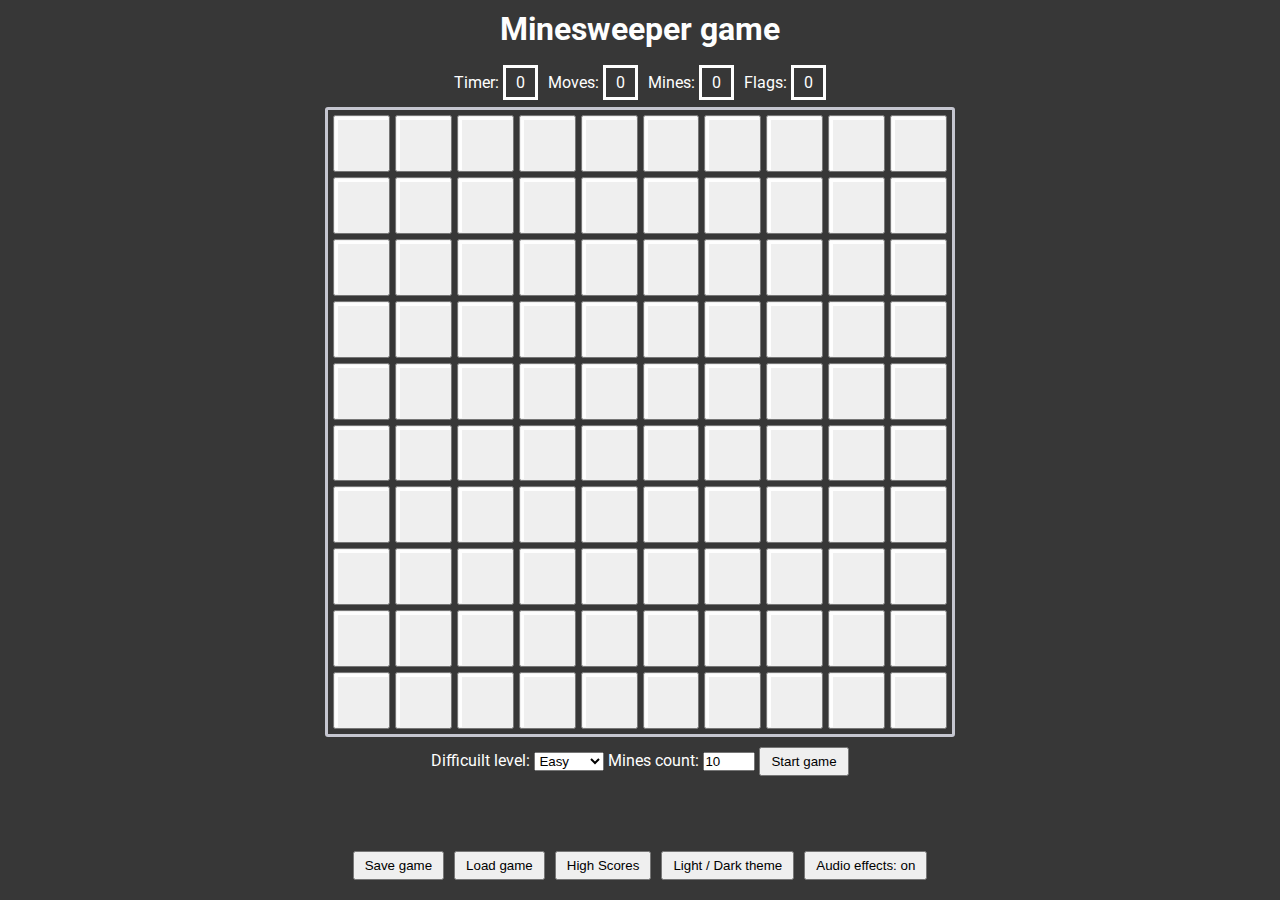
<file: minesweeper/index.html>
<!doctype html><html lang="en"><head><meta charset="UTF-8"/><meta http-equiv="X-UA-Compatible" content="IE=edge"/><meta name="viewport" content="width=device-width,initial-scale=1"/><title>Minesweeper</title><link rel="icon" type="image/x-icon" href="assets/favicon.ico"><link rel="icon" type="image/png" sizes="16x16" href="assets/favicon-16x16.png"><link rel="icon" type="image/png" sizes="32x32" href="assets/favicon-32x32.png"><link rel="icon" type="image/png" sizes="48x48" href="assets/favicon-48x48.png"><link rel="manifest" href="assets/manifest.webmanifest"><meta name="mobile-web-app-capable" content="yes"><meta name="theme-color" content="#fff"><meta name="application-name" content="minesweeper"><link rel="apple-touch-icon" sizes="57x57" href="assets/apple-touch-icon-57x57.png"><link rel="apple-touch-icon" sizes="60x60" href="assets/apple-touch-icon-60x60.png"><link rel="apple-touch-icon" sizes="72x72" href="assets/apple-touch-icon-72x72.png"><link rel="apple-touch-icon" sizes="76x76" href="assets/apple-touch-icon-76x76.png"><link rel="apple-touch-icon" sizes="114x114" href="assets/apple-touch-icon-114x114.png"><link rel="apple-touch-icon" sizes="120x120" href="assets/apple-touch-icon-120x120.png"><link rel="apple-touch-icon" sizes="144x144" href="assets/apple-touch-icon-144x144.png"><link rel="apple-touch-icon" sizes="152x152" href="assets/apple-touch-icon-152x152.png"><link rel="apple-touch-icon" sizes="167x167" href="assets/apple-touch-icon-167x167.png"><link rel="apple-touch-icon" sizes="180x180" href="assets/apple-touch-icon-180x180.png"><link rel="apple-touch-icon" sizes="1024x1024" href="assets/apple-touch-icon-1024x1024.png"><meta name="apple-mobile-web-app-capable" content="yes"><meta name="apple-mobile-web-app-status-bar-style" content="black-translucent"><meta name="apple-mobile-web-app-title" content="minesweeper"><link rel="apple-touch-startup-image" media="(device-width: 320px) and (device-height: 568px) and (-webkit-device-pixel-ratio: 2) and (orientation: portrait)" href="assets/apple-touch-startup-image-640x1136.png"><link rel="apple-touch-startup-image" media="(device-width: 320px) and (device-height: 568px) and (-webkit-device-pixel-ratio: 2) and (orientation: landscape)" href="assets/apple-touch-startup-image-1136x640.png"><link rel="apple-touch-startup-image" media="(device-width: 375px) and (device-height: 667px) and (-webkit-device-pixel-ratio: 2) and (orientation: portrait)" href="assets/apple-touch-startup-image-750x1334.png"><link rel="apple-touch-startup-image" media="(device-width: 375px) and (device-height: 667px) and (-webkit-device-pixel-ratio: 2) and (orientation: landscape)" href="assets/apple-touch-startup-image-1334x750.png"><link rel="apple-touch-startup-image" media="(device-width: 375px) and (device-height: 812px) and (-webkit-device-pixel-ratio: 3) and (orientation: portrait)" href="assets/apple-touch-startup-image-1125x2436.png"><link rel="apple-touch-startup-image" media="(device-width: 375px) and (device-height: 812px) and (-webkit-device-pixel-ratio: 3) and (orientation: landscape)" href="assets/apple-touch-startup-image-2436x1125.png"><link rel="apple-touch-startup-image" media="(device-width: 390px) and (device-height: 844px) and (-webkit-device-pixel-ratio: 3) and (orientation: portrait)" href="assets/apple-touch-startup-image-1170x2532.png"><link rel="apple-touch-startup-image" media="(device-width: 390px) and (device-height: 844px) and (-webkit-device-pixel-ratio: 3) and (orientation: landscape)" href="assets/apple-touch-startup-image-2532x1170.png"><link rel="apple-touch-startup-image" media="(device-width: 414px) and (device-height: 896px) and (-webkit-device-pixel-ratio: 2) and (orientation: portrait)" href="assets/apple-touch-startup-image-828x1792.png"><link rel="apple-touch-startup-image" media="(device-width: 414px) and (device-height: 896px) and (-webkit-device-pixel-ratio: 2) and (orientation: landscape)" href="assets/apple-touch-startup-image-1792x828.png"><link rel="apple-touch-startup-image" media="(device-width: 414px) and (device-height: 896px) and (-webkit-device-pixel-ratio: 3) and (orientation: portrait)" href="assets/apple-touch-startup-image-1242x2688.png"><link rel="apple-touch-startup-image" media="(device-width: 414px) and (device-height: 896px) and (-webkit-device-pixel-ratio: 3) and (orientation: landscape)" href="assets/apple-touch-startup-image-2688x1242.png"><link rel="apple-touch-startup-image" media="(device-width: 414px) and (device-height: 736px) and (-webkit-device-pixel-ratio: 3) and (orientation: portrait)" href="assets/apple-touch-startup-image-1242x2208.png"><link rel="apple-touch-startup-image" media="(device-width: 414px) and (device-height: 736px) and (-webkit-device-pixel-ratio: 3) and (orientation: landscape)" href="assets/apple-touch-startup-image-2208x1242.png"><link rel="apple-touch-startup-image" media="(device-width: 428px) and (device-height: 926px) and (-webkit-device-pixel-ratio: 3) and (orientation: portrait)" href="assets/apple-touch-startup-image-1284x2778.png"><link rel="apple-touch-startup-image" media="(device-width: 428px) and (device-height: 926px) and (-webkit-device-pixel-ratio: 3) and (orientation: landscape)" href="assets/apple-touch-startup-image-2778x1284.png"><link rel="apple-touch-startup-image" media="(device-width: 768px) and (device-height: 1024px) and (-webkit-device-pixel-ratio: 2) and (orientation: portrait)" href="assets/apple-touch-startup-image-1536x2048.png"><link rel="apple-touch-startup-image" media="(device-width: 768px) and (device-height: 1024px) and (-webkit-device-pixel-ratio: 2) and (orientation: landscape)" href="assets/apple-touch-startup-image-2048x1536.png"><link rel="apple-touch-startup-image" media="(device-width: 810px) and (device-height: 1080px) and (-webkit-device-pixel-ratio: 2) and (orientation: portrait)" href="assets/apple-touch-startup-image-1620x2160.png"><link rel="apple-touch-startup-image" media="(device-width: 810px) and (device-height: 1080px) and (-webkit-device-pixel-ratio: 2) and (orientation: landscape)" href="assets/apple-touch-startup-image-2160x1620.png"><link rel="apple-touch-startup-image" media="(device-width: 834px) and (device-height: 1194px) and (-webkit-device-pixel-ratio: 2) and (orientation: portrait)" href="assets/apple-touch-startup-image-1668x2388.png"><link rel="apple-touch-startup-image" media="(device-width: 834px) and (device-height: 1194px) and (-webkit-device-pixel-ratio: 2) and (orientation: landscape)" href="assets/apple-touch-startup-image-2388x1668.png"><link rel="apple-touch-startup-image" media="(device-width: 834px) and (device-height: 1112px) and (-webkit-device-pixel-ratio: 2) and (orientation: portrait)" href="assets/apple-touch-startup-image-1668x2224.png"><link rel="apple-touch-startup-image" media="(device-width: 834px) and (device-height: 1112px) and (-webkit-device-pixel-ratio: 2) and (orientation: landscape)" href="assets/apple-touch-startup-image-2224x1668.png"><link rel="apple-touch-startup-image" media="(device-width: 1024px) and (device-height: 1366px) and (-webkit-device-pixel-ratio: 2) and (orientation: portrait)" href="assets/apple-touch-startup-image-2048x2732.png"><link rel="apple-touch-startup-image" media="(device-width: 1024px) and (device-height: 1366px) and (-webkit-device-pixel-ratio: 2) and (orientation: landscape)" href="assets/apple-touch-startup-image-2732x2048.png"><meta name="msapplication-TileColor" content="#fff"><meta name="msapplication-TileImage" content="assets/mstile-144x144.png"><meta name="msapplication-config" content="assets/browserconfig.xml"><link rel="yandex-tableau-widget" href="assets/yandex-browser-manifest.json"><script defer="defer" src="main.js"></script></head><body></body></html>
</file>
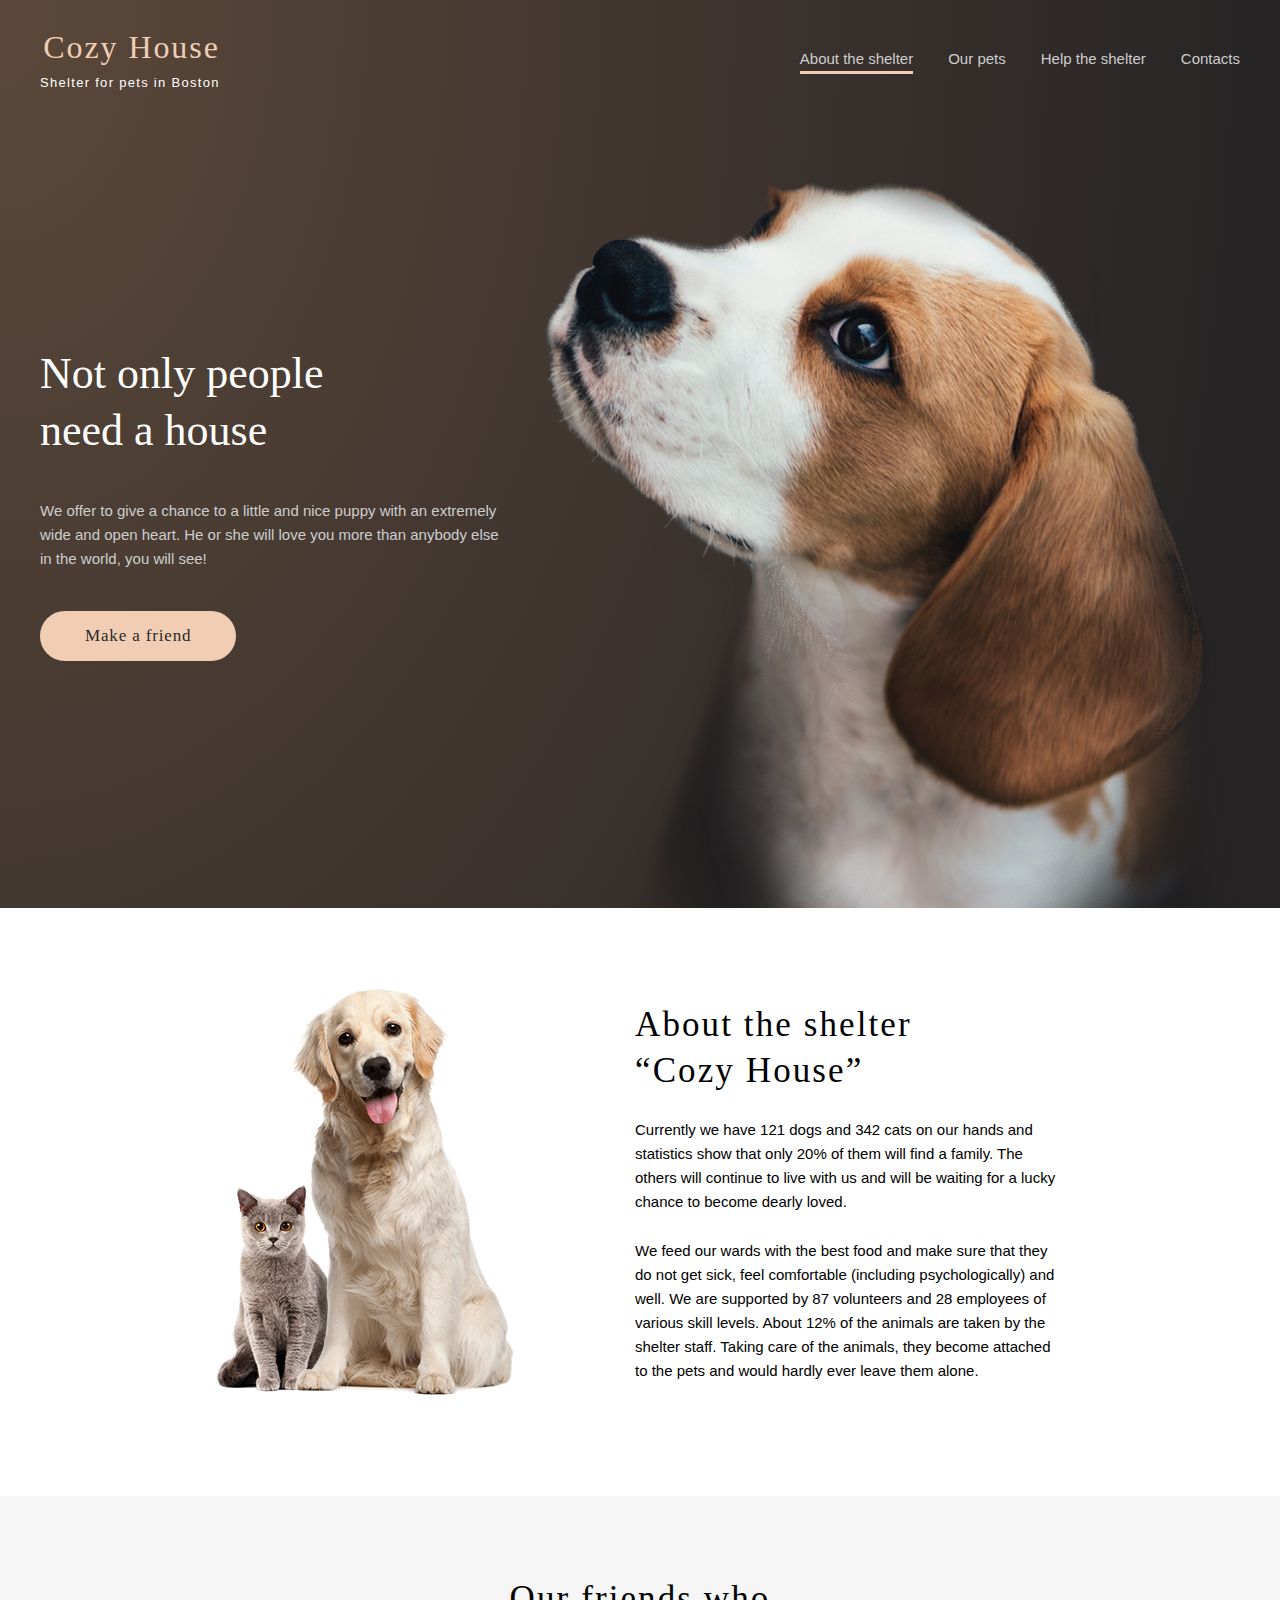
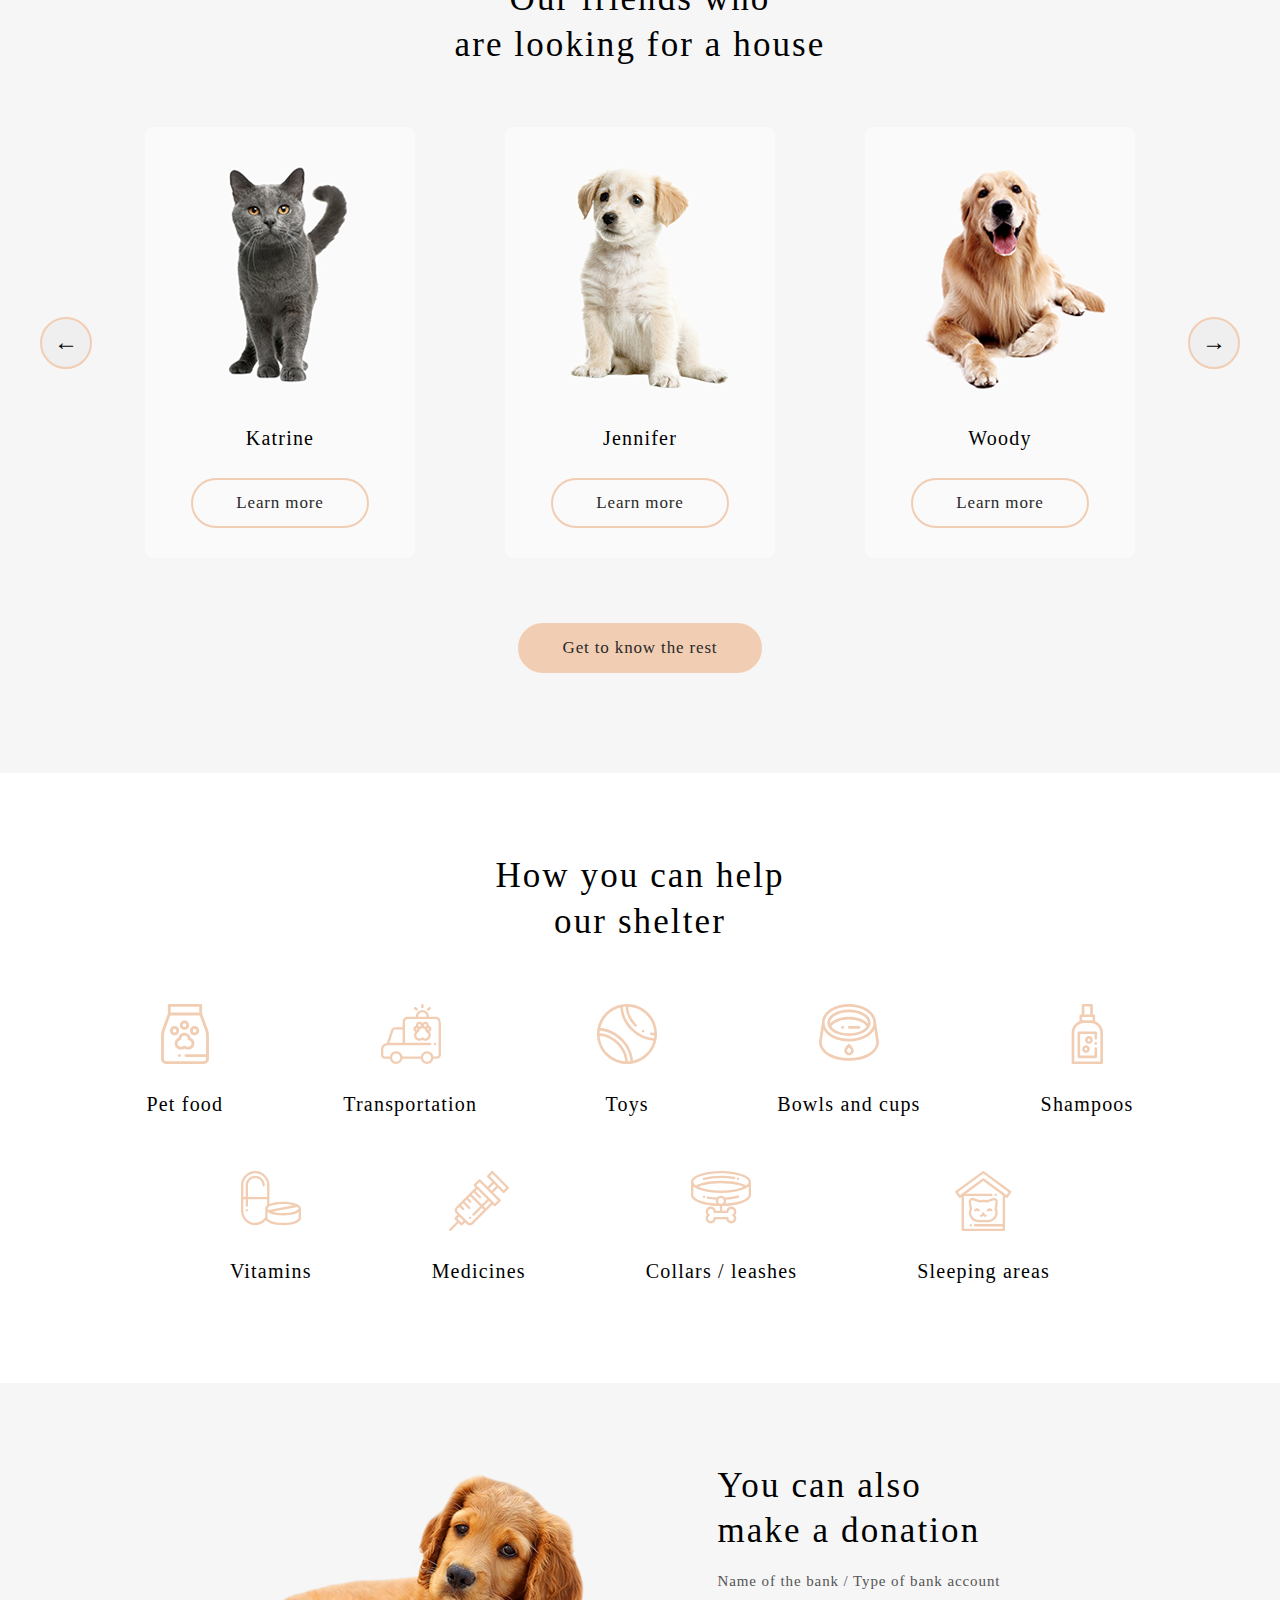
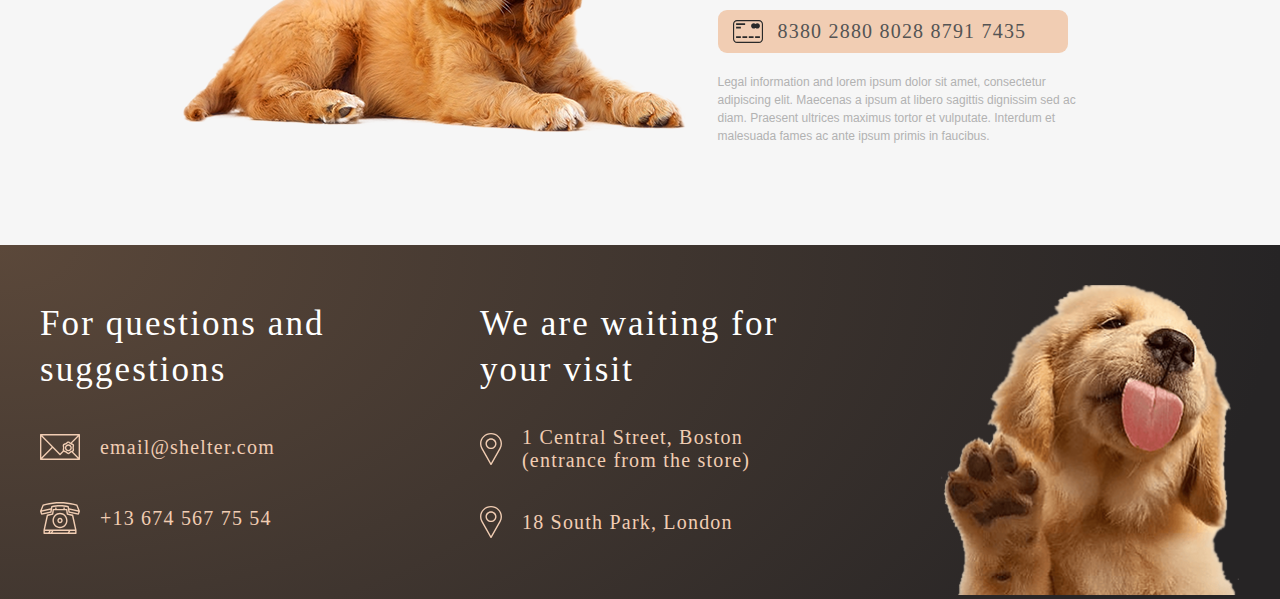
<file: shelter/index.html>
<!doctype html>
<html lang="en">
<head>
    <meta charset="UTF-8">
    <meta name="viewport"
          content="width=device-width, initial-scale=1.0">
    <meta http-equiv="X-UA-Compatible" content="ie=edge">
    <link rel="icon" type="image/svg+xml" href="icons/favicon/favicon.png">
    <link rel="icon" type="image/png" href="icons/favicon/favicon.svg">
    <link rel="stylesheet" href="css/style.css">
    <title>Main | Cozy house</title>
</head>
<body>
<div class="page-container">

    <div class="start-screen">

        <header class="header">
            <div class="container">
                <div class="header__wrapper header__dark">

                    <div class="header__title">
                        <a class="header__logo logo" href="#">
                            <p class="logo__title logo__title--dark title title--logo">Cozy House</p>
                            <p class="logo__subtitle logo__subtitle--dark paragraph paragraph--logo-sub">Shelter for
                                pets in Boston</p>
                        </a>
                    </div>

                    <nav class="nav header__nav nav--dark">
                        <button class="nav__toggle" type="button">
                            <span class="nav__icon"></span>
                        </button>

                        <ul class="nav__list">
                            <li class="nav__item">
                                <a class="nav__link link link--active paragraph paragraph--l" href="#">About
                                    the
                                    shelter</a>
                            </li>
                            <li class="nav__item">
                                <a class="nav__link link link--dark paragraph paragraph--l" href="pets.html">Our
                                    pets</a>
                            </li>
                            <li class="nav__item">
                                <a class="nav__link link link--dark paragraph paragraph--l" href="#help">Help
                                    the
                                    shelter</a>
                            </li>
                            <li class="nav__item">
                                <a class="nav__link link link--dark paragraph paragraph--l" href="#contacts">Contacts</a>
                            </li>
                        </ul>
                    </nav>

                </div>
            </div>
        </header>

        <section class="not-only">
            <div class="container not-only__wrapper">
                <div class="not-only__text">
                    <h1 class="not-only__title title title--2">Not only people need&nbsp;a&nbsp;house</h1>
                    <p class="not-only__paragraph paragraph paragraph--l">We offer to give a chance to a little and
                        nice puppy
                        with an
                        extremely wide and open heart.
                        He or she will love you more than anybody else in the world, you will see!</p>
                    <a class="not-only__btn btn btn--primary" href="#friend">Make a friend</a>
                </div>
                <div class="not-only__image">
                    <img src="img/start-screen/start-screen-puppy.png" alt="puppy">
                </div>
            </div>
        </section>

    </div>

    <div class="page-content">

        <section class="about">
            <div class="container about__wrapper">
                <div class="about__box-img">
                    <img src="img/about/about-pets.png" alt="about pets">
                </div>
                <div class="about__box-text">
                    <h2 class="about__title title title--3">About the shelter “Cozy&nbsp;House”</h2>
                    <p class="about__paragraph paragraph paragraph--l">Currently we have 121 dogs and 342 cats on
                        our hands and
                        statistics show that only 20% of
                        them will find a family. The others will continue to live with us and will be waiting for a
                        lucky chance to become dearly loved.</p>
                    <p class="about__paragraph paragraph paragraph--l">We feed our wards with the best food and make
                        sure that
                        they do not get sick, feel
                        comfortable (including psychologically) and well. We are supported by 87 volunteers and 28
                        employees of various skill levels. About 12% of the animals are taken by the shelter staff.
                        Taking care of the animals, they become attached to the pets and would hardly ever leave
                        them alone.</p>
                </div>
            </div>
        </section>

        <section class="our-friends" id="friend">
            <div class="container">
                <div class="our-friends__wrapper">

                    <h2 class="our-friends__title title title--3">
                        Our&nbsp;friends&nbsp;who are&nbsp;looking&nbsp;for&nbsp;a&nbsp;house
                    </h2>

                    <div class="our-friends__slider slider">

                        <button class="slider__controls slider__controls--left" type="button" data-target="prev">
                            <span class="slider__arrow">&#8592;</span>
                        </button>
                        <button class="slider__controls slider__controls--right" type="button" data-target="next">
                            <span class="slider__arrow">&#8594;</span>
                        </button>

                        <div class="slider__cards cards">
                            <div class="slider__card card">
                                <div class="card__box-img">
                                    <img src="img/pets/pets-katrine.png" alt="katrine">
                                </div>
                                <div class="card__box-text">
                                    <h3 class="card__title title title--card">Katrine</h3>
                                    <button class="btn card__btn btn--transparent" type="button">Learn more</button>
                                </div>
                            </div>

                            <div class="slider__card card">
                                <div class="card__box-img">
                                    <img src="img/pets/pets-jennifer.png" alt="jennifer">
                                </div>
                                <div class="card__box-text">
                                    <h3 class="card__title title title--card">Jennifer</h3>
                                    <button class="btn card__btn btn--transparent" type="button">Learn more</button>
                                </div>
                            </div>

                            <div class="slider__card card">
                                <div class="card__box-img">
                                    <img src="img/pets/pets-woody.png" alt="woody">
                                </div>
                                <div class="card__box-text">
                                    <h3 class="card__title title title--card">Woody</h3>
                                    <button class="btn card__btn btn--transparent" type="button">Learn more</button>
                                </div>
                            </div>
                        </div>
                    </div>

                    <div class="our-friends__box-btn">
                        <a class="our-friends__btn btn btn--primary" href="pets.html">Get to know the rest</a>
                    </div>

                </div>
            </div>
        </section>

        <section class="help" id="help">
            <div class="container">
                <h2 class="help__title title title--3">How&nbsp;you&nbsp;can&nbsp;help
                    our&nbsp;shelter</h2>

                <div class="help__items">
                    <div class="help__item">
                        <div class="help__box-img">
                            <img src="img/help/food.svg" alt="food">
                        </div>
                        <div class="help__box-text"><span class="help__text">Pet food</span></div>
                    </div>

                    <div class="help__item">
                        <div class="help__box-img">
                            <img src="img/help/transportation.svg" alt="transportation">
                        </div>
                        <div class="help__box-text"><span class="help__text">Transportation</span></div>
                    </div>

                    <div class="help__item">
                        <div class="help__box-img">
                            <img src="img/help/toys.svg" alt="toys">
                        </div>
                        <div class="help__box-text"><span class="help__text">Toys</span></div>
                    </div>

                    <div class="help__item">
                        <div class="help__box-img">
                            <img src="img/help/bowls-and-cups.svg" alt="bowls and cups">
                        </div>
                        <div class="help__box-text"><span class="help__text">Bowls and cups</span></div>
                    </div>

                    <div class="help__item">
                        <div class="help__box-img">
                            <img src="img/help/shampoos.svg" alt="shampoos">
                        </div>
                        <div class="help__box-text"><span class="help__text">Shampoos</span></div>
                    </div>

                    <div class="help__item">
                        <div class="help__box-img">
                            <img src="img/help/vitamins.svg" alt="Vitamins">
                        </div>
                        <div class="help__box-text"><span class="help__text">Vitamins</span></div>
                    </div>

                    <div class="help__item">
                        <div class="help__box-img">
                            <img src="img/help/medicines.svg" alt="Medicines">
                        </div>
                        <div class="help__box-text"><span class="help__text">Medicines</span></div>
                    </div>

                    <div class="help__item">
                        <div class="help__box-img">
                            <img src="img/help/collars-or-leashes.svg" alt="Collars / leashes">
                        </div>
                        <div class="help__box-text"><span class="help__text">Collars / leashes</span></div>
                    </div>

                    <div class="help__item">
                        <div class="help__box-img">
                            <img src="img/help/sleeping-area.svg" alt="Sleeping areas">
                        </div>
                        <div class="help__box-text"><span class="help__text">Sleeping areas</span></div>
                    </div>

                </div>
            </div>
        </section>

        <section class="in-addition">
            <div class="container">
                <div class="in-addition__wrapper">
                    <div class="in-addition__box-img">
                        <img src="img/addition/donation-dog.png" alt="donate us">
                    </div>

                    <div class="in-addition__box-txt donation">
                        <h2 class="donation__title title title--3">You&nbsp;can&nbsp;also
                            make&nbsp;a&nbsp;donation</h2>
                        <h3 class="donation__card-label">Name of the bank / Type of bank
                            account
                        </h3>
                        <a class="donation__card" href="#">
                            <img src="icons/credit-card.svg" alt="make donation">
                            <span class="donation__card-text">8380 2880 8028 8791 7435</span>
                        </a>

                        <p class="donation__text">Legal information and lorem ipsum dolor sit amet, consectetur
                            adipiscing elit. Maecenas a ipsum at libero sagittis dignissim sed ac diam. Praesent
                            ultrices maximus tortor et vulputate. Interdum et malesuada fames ac ante ipsum primis
                            in faucibus.</p>
                    </div>

                </div>
            </div>
        </section>

    </div>

    <footer class="footer" id="contacts">
        <div class="container">
            <div class="footer__wrapper">

                <div class="footer__suggestions footer__box-content">
                    <h2 class="footer__title title title--3 footer__left">For questions and suggestions</h2>
                    <a class="footer__link footer__left" href="mailto:email@shelter.com">
                        <img src="icons/footer/mail.svg" alt="mail us">
                        email@shelter.com
                    </a>
                    <a class="footer__link footer__left" href="tel:136745677554">
                        <img src="icons/footer/phone.svg" alt="call us">
                        +13 674 567 75 54
                    </a>
                </div>

                <div class="footer__visit footer__box-content">
                    <h2 class="footer__title title title--3 footer__right">We are waiting for your visit</h2>
                    <a class="footer__link footer__right" href="https://goo.gl/maps/P9WZrED3YNE4Ao5i9"
                       target="_blank">
                        <img src="icons/footer/pin.svg" alt="here">
                        1 Central Street, Boston (entrance from the
                        store)</a>
                    <a class="footer__link footer__right" href="https://goo.gl/maps/P9WZrED3YNE4Ao5i9"
                       target="_blank">
                        <img src="icons/footer/pin.svg" alt="here">
                        18 South Park, London </a>
                </div>

                <div class="footer__box-img">
                    <img src="img/footer/footer-puppy.png" alt="puppy">
                </div>

            </div>
        </div>
    </footer>
</div>
<script src="js/Pets.js"></script>
<script src="js/ModalCard.js"></script>
<script src="js/Card.js"></script>
<script src="js/Burger.js"></script>
<script src="js/Slider.js"></script>
<script src="js/index.js"></script>
<script src="js/main.js"></script>
</body>
</html>
</file>
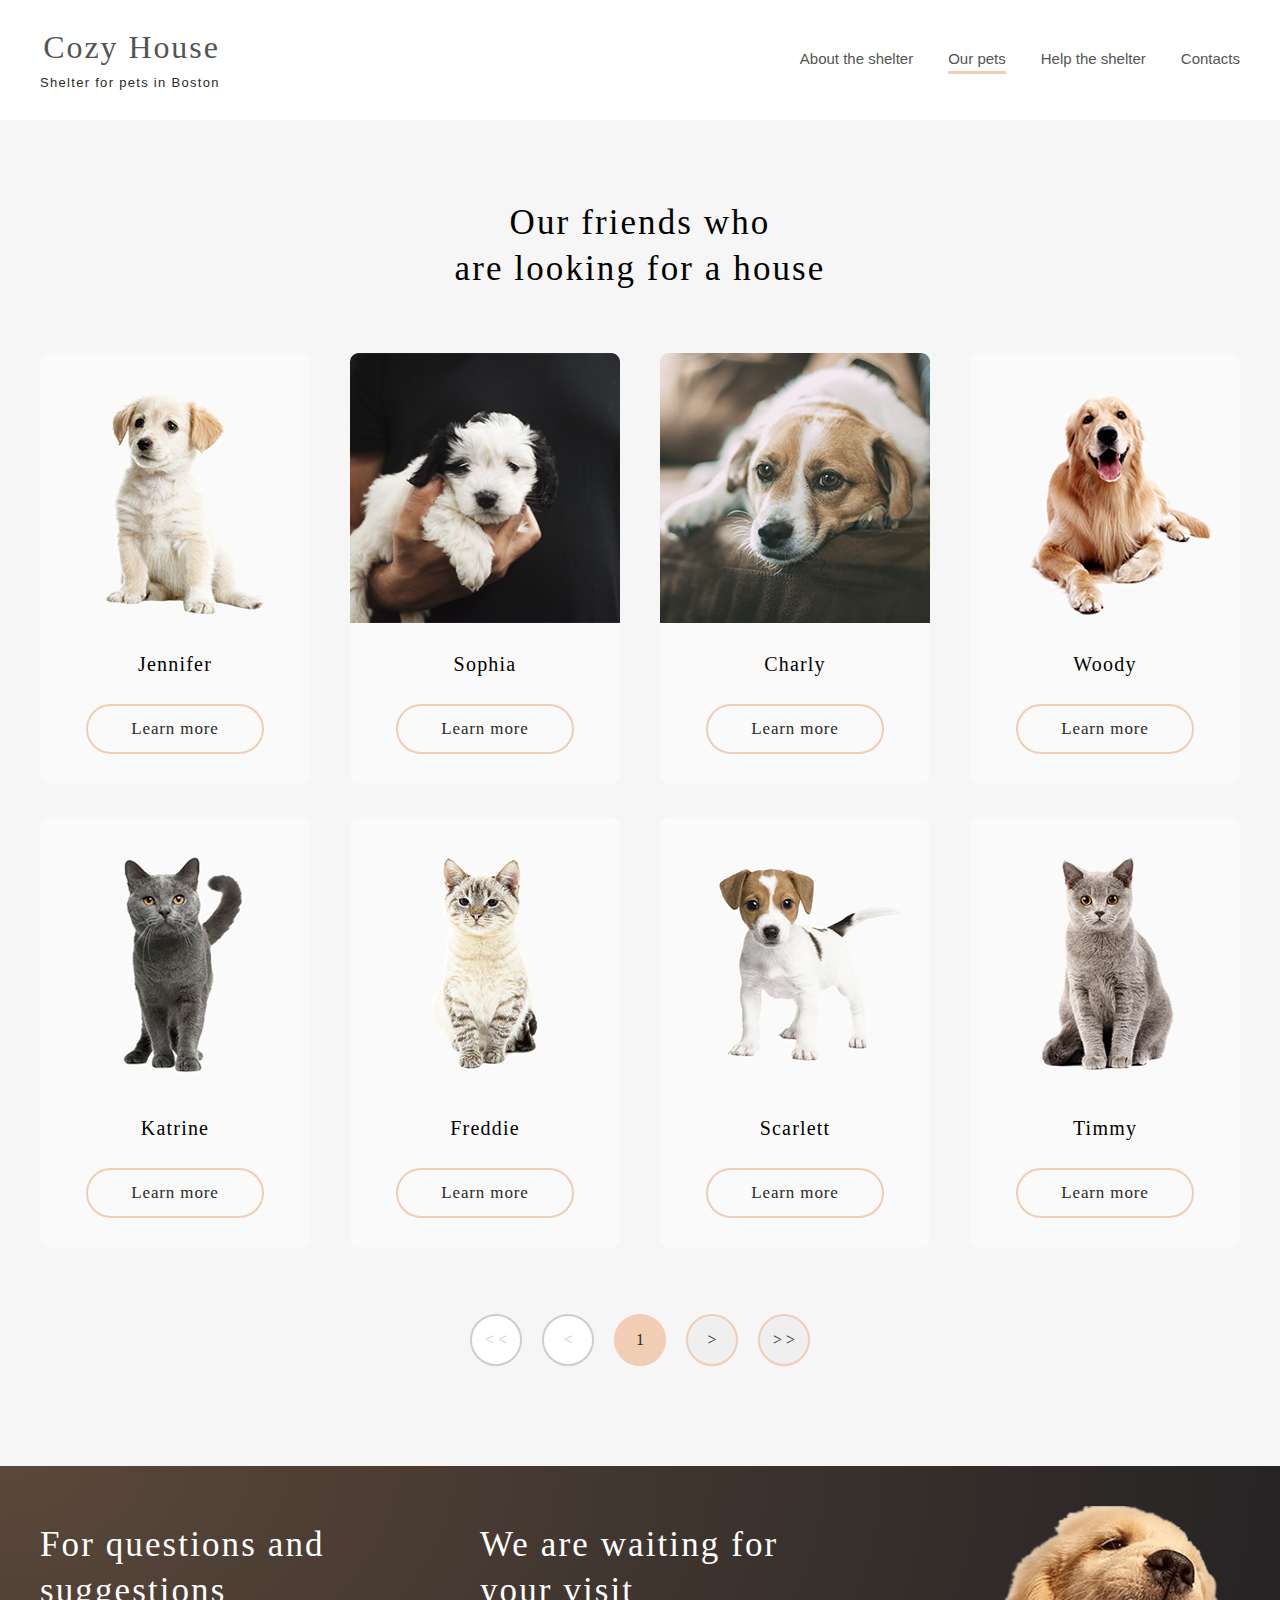
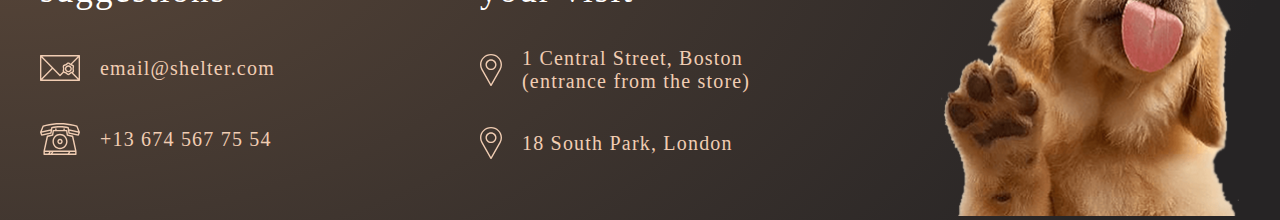
<file: shelter/pets.html>
<!doctype html>
<html lang="en">
<head>
    <meta charset="UTF-8">
    <meta name="viewport"
          content="width=device-width, initial-scale=1.0">
    <meta http-equiv="X-UA-Compatible" content="ie=edge">
    <link rel="icon" type="image/svg+xml" href="icons/favicon/favicon.png">
    <link rel="icon" type="image/png" href="icons/favicon/favicon.svg">
    <link rel="stylesheet" href="css/style.css">
    <title>Pets | Cozy house</title>
</head>
<body>
<div class="page-container">

    <header class="header pets-header">
        <div class="container">
            <div class="header__wrapper header__light">
                <div class="header__title">
                    <a class="header__logo logo" href="index.html">
                        <p class="logo__title logo__title--light title title--logo">Cozy House</p>
                        <p class="logo__subtitle logo__subtitle--light paragraph paragraph--logo-sub">Shelter for
                            pets in Boston</p>
                    </a>
                </div>
                <nav class="nav header__nav nav--light">
                    <button class="nav__toggle" type="button">
                        <span class="nav__icon"></span>
                    </button>
                    <ul class="nav__list">
                        <li class="nav__item"><a class="nav__link link link--light paragraph paragraph--l"
                                                 href="index.html">About the shelter</a>
                        </li>
                        <li class="nav__item"><a class="nav__link link--active link paragraph paragraph--l" href="#">Our
                            pets</a>
                        </li>
                        <li class="nav__item"><a class="nav__link link link--light paragraph paragraph--l"
                                                 href="index.html#help">Help the shelter</a>
                        </li>
                        <li class="nav__item"><a class="nav__link link link--light paragraph paragraph--l"
                                                 href="#contacts">Contacts</a>
                        </li>
                    </ul>
                </nav>
            </div>
        </div>
    </header>

    <div class="page-content">

        <main class="friends">
            <h1 class="sr-only">Our friends</h1>
            <div class="container">
                <div class="friends__wrapper">

                    <h2 class="friends__title title title--3">
                        Our&nbsp;friends&nbsp;who are&nbsp;looking&nbsp;for&nbsp;a&nbsp;house
                    </h2>

                    <div class="friends__pets pets">

                        <div class="pets__cards cards">

                        </div>

                    </div>

                    <div class="friends__pagination pagination">
                        <ul class="pagination__list">
                            <li class="pagination__item">
                                <button class="pagination__link pagination__link--inactive" type="button" id="first">&lt; &lt;</button>
                            </li>
                            <li class="pagination__item">
                                <button class="pagination__link pagination__link--inactive" type="button" id="prev">&lt;</button>
                            </li>
                            <li class="pagination__item">
                                <button class="pagination__link pagination__link--active" type="button" id="current">1</button>
                            </li>
                            <li class="pagination__item">
                                <button class="pagination__link" type="button" id="next">&gt;</button>
                            </li>
                            <li class="pagination__item">
                                <button class="pagination__link" type="button" id="last">&gt; &gt;</button>
                            </li>
                        </ul>
                    </div>

                </div>
            </div>
        </main>
    </div>
    <footer class="footer" id="contacts">
        <div class="container">
            <div class="footer__wrapper">

                <div class="footer__suggestions footer__box-content">
                    <h2 class="footer__title title title--3 footer__left">For questions and suggestions</h2>
                    <a class="footer__link footer__left" href="mailto:email@shelter.com">
                        <img src="icons/footer/mail.svg" alt="mail us">
                        email@shelter.com
                    </a>
                    <a class="footer__link footer__left" href="tel:136745677554">
                        <img src="icons/footer/phone.svg" alt="call us">
                        +13 674 567 75 54
                    </a>
                </div>

                <div class="footer__visit footer__box-content">
                    <h2 class="footer__title title title--3 footer__right">We are waiting for your visit</h2>
                    <a class="footer__link footer__right" href="https://goo.gl/maps/P9WZrED3YNE4Ao5i9"
                       target="_blank">
                        <img src="icons/footer/pin.svg" alt="here">
                        1 Central Street, Boston (entrance from the
                        store)</a>
                    <a class="footer__link footer__right" href="https://goo.gl/maps/P9WZrED3YNE4Ao5i9"
                       target="_blank">
                        <img src="icons/footer/pin.svg" alt="here">
                        18 South Park, London </a>
                </div>

                <div class="footer__box-img">
                    <img src="img/footer/footer-puppy.png" alt="puppy">
                </div>

            </div>
        </div>
    </footer>
</div>
<script src="js/Pets.js"></script>
<script src="js/ModalCard.js"></script>
<script src="js/Burger.js"></script>
<script src="js/Pagination.js"></script>
<script src="js/forPets.js"></script>
<script src="js/main.js"></script>
</body>
</html>
</file>
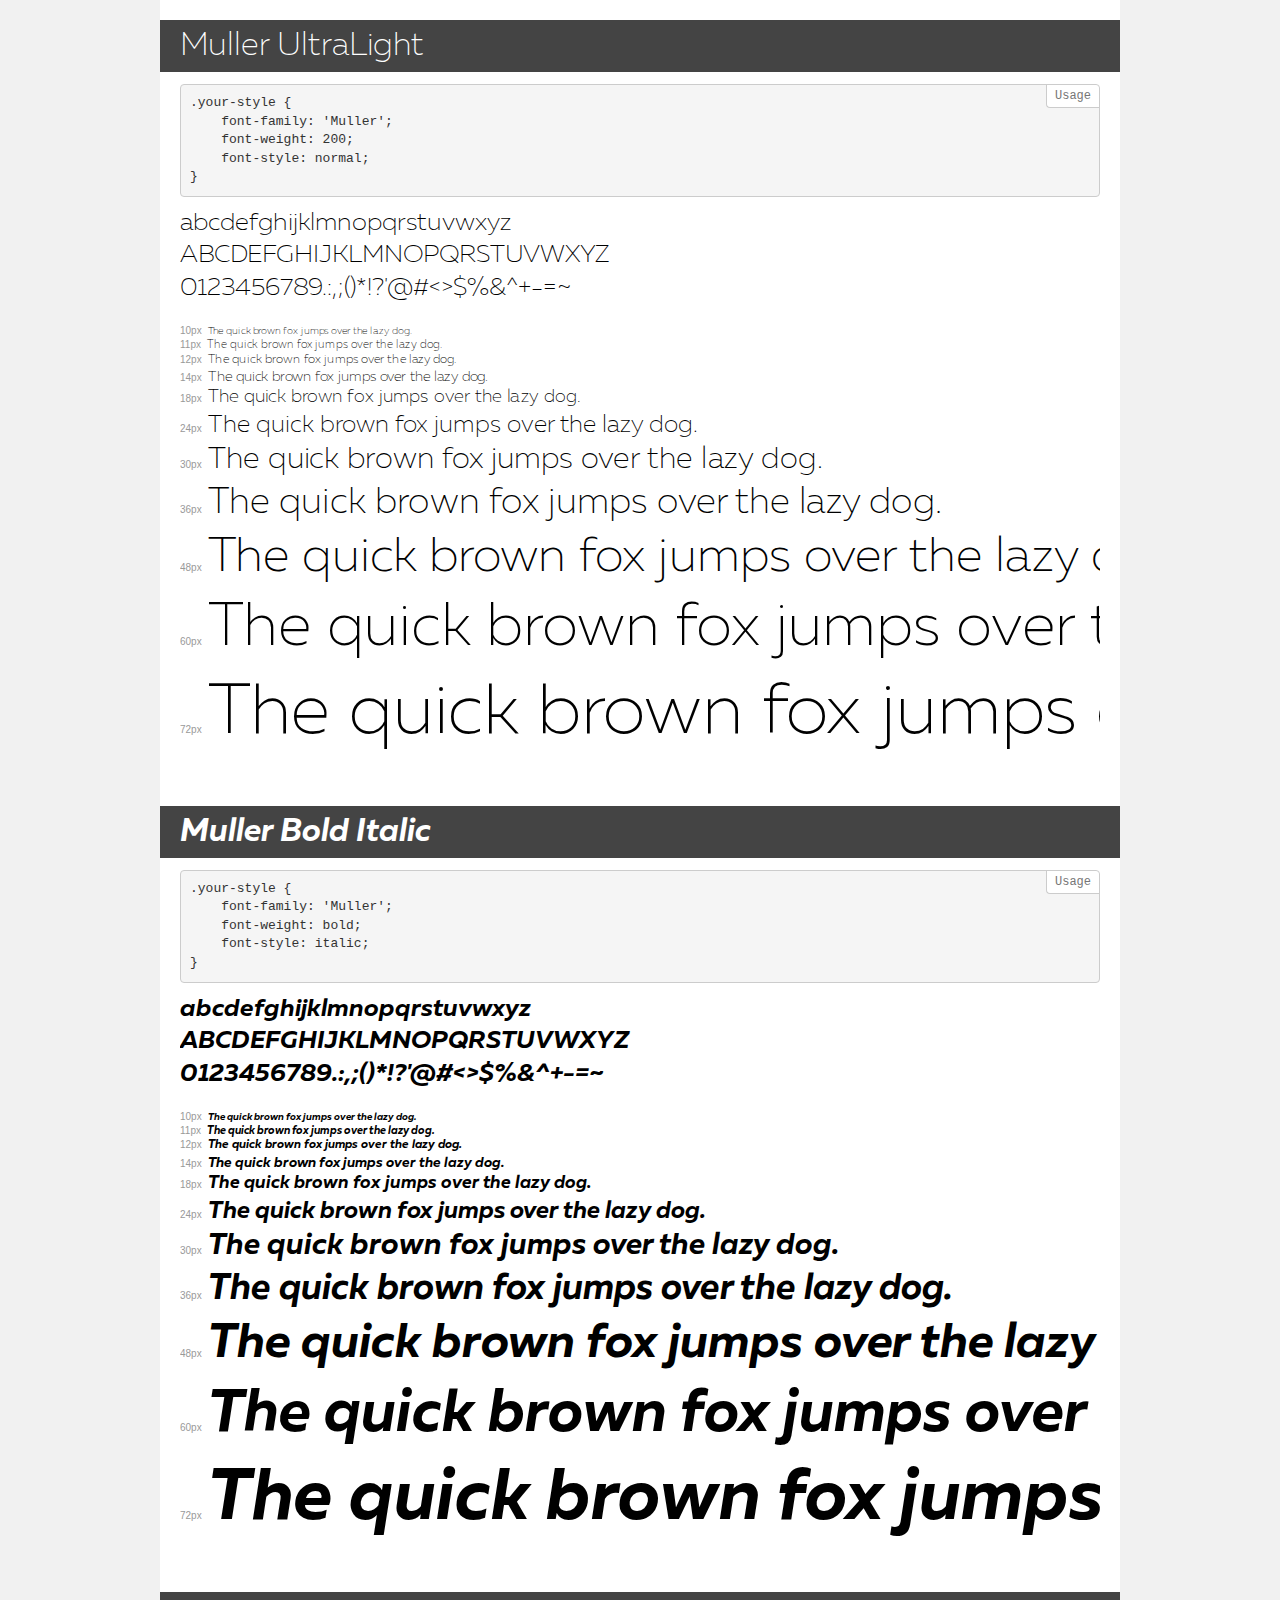
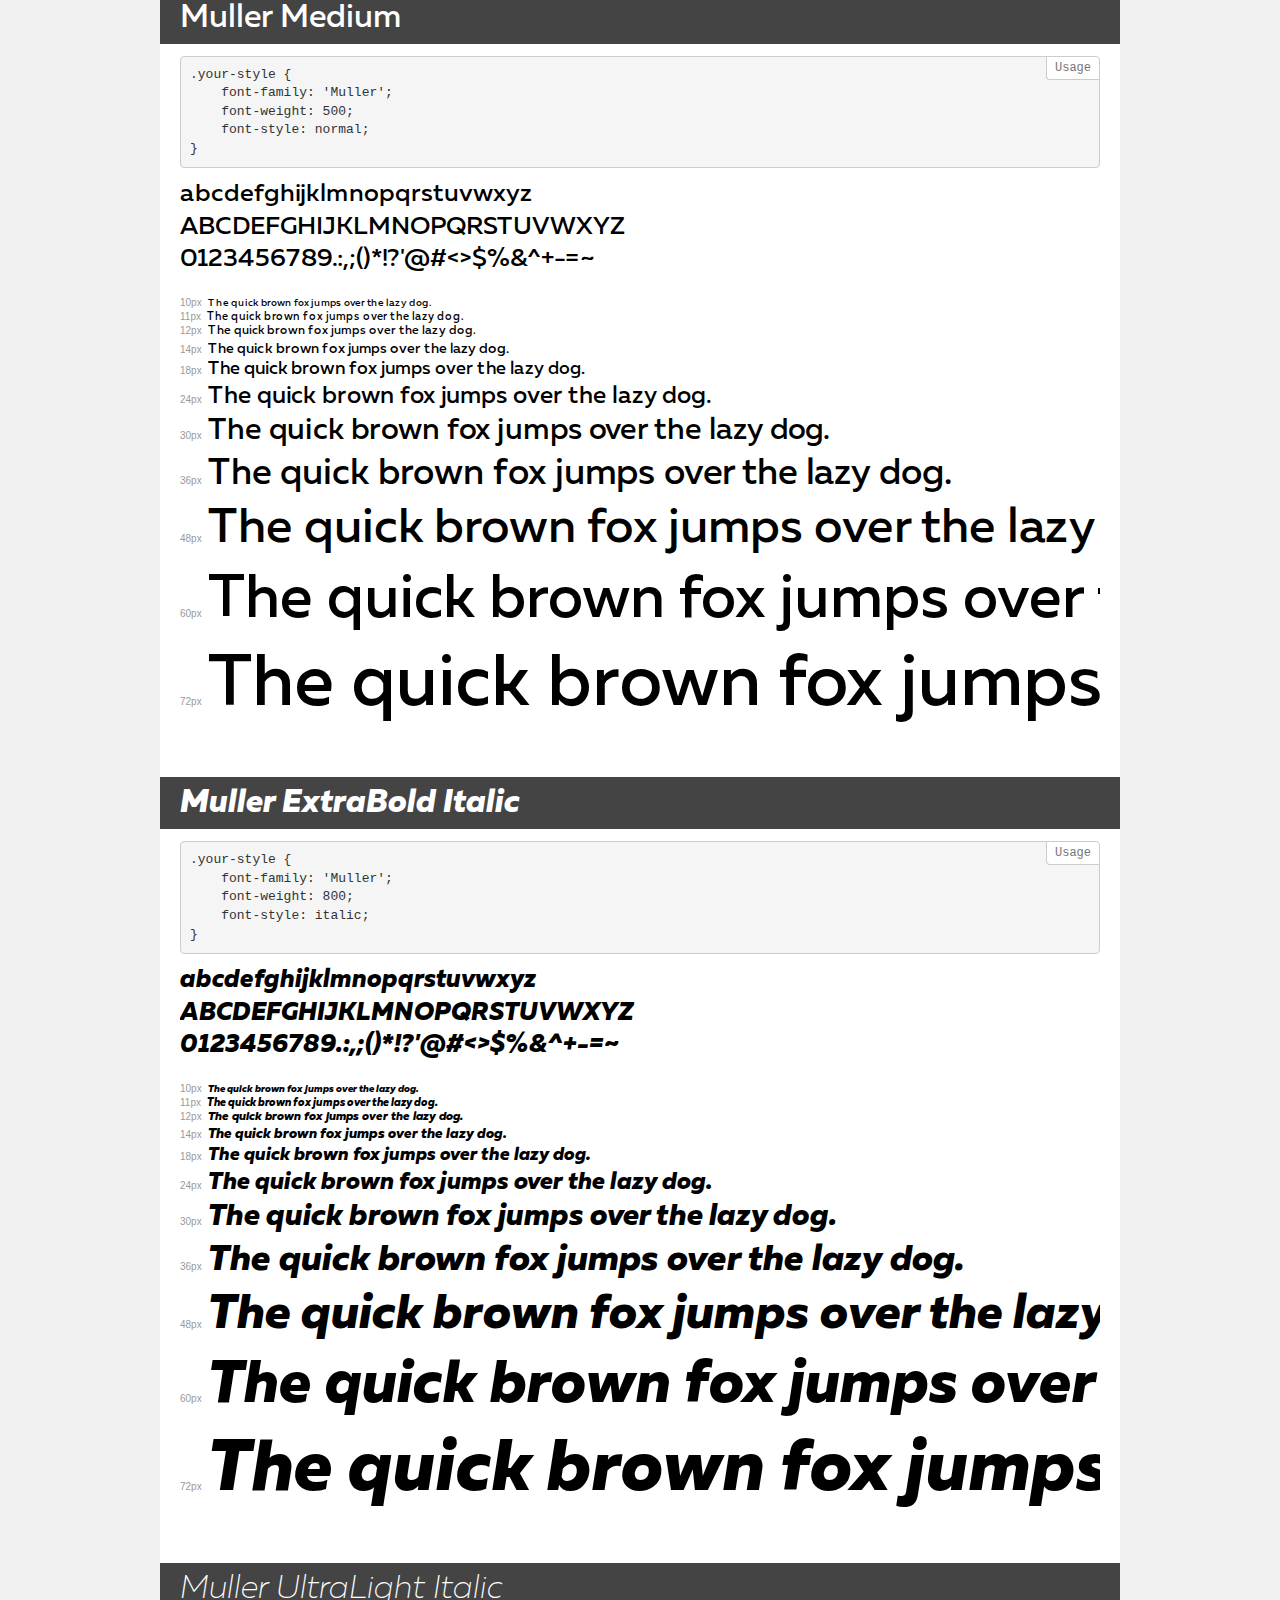
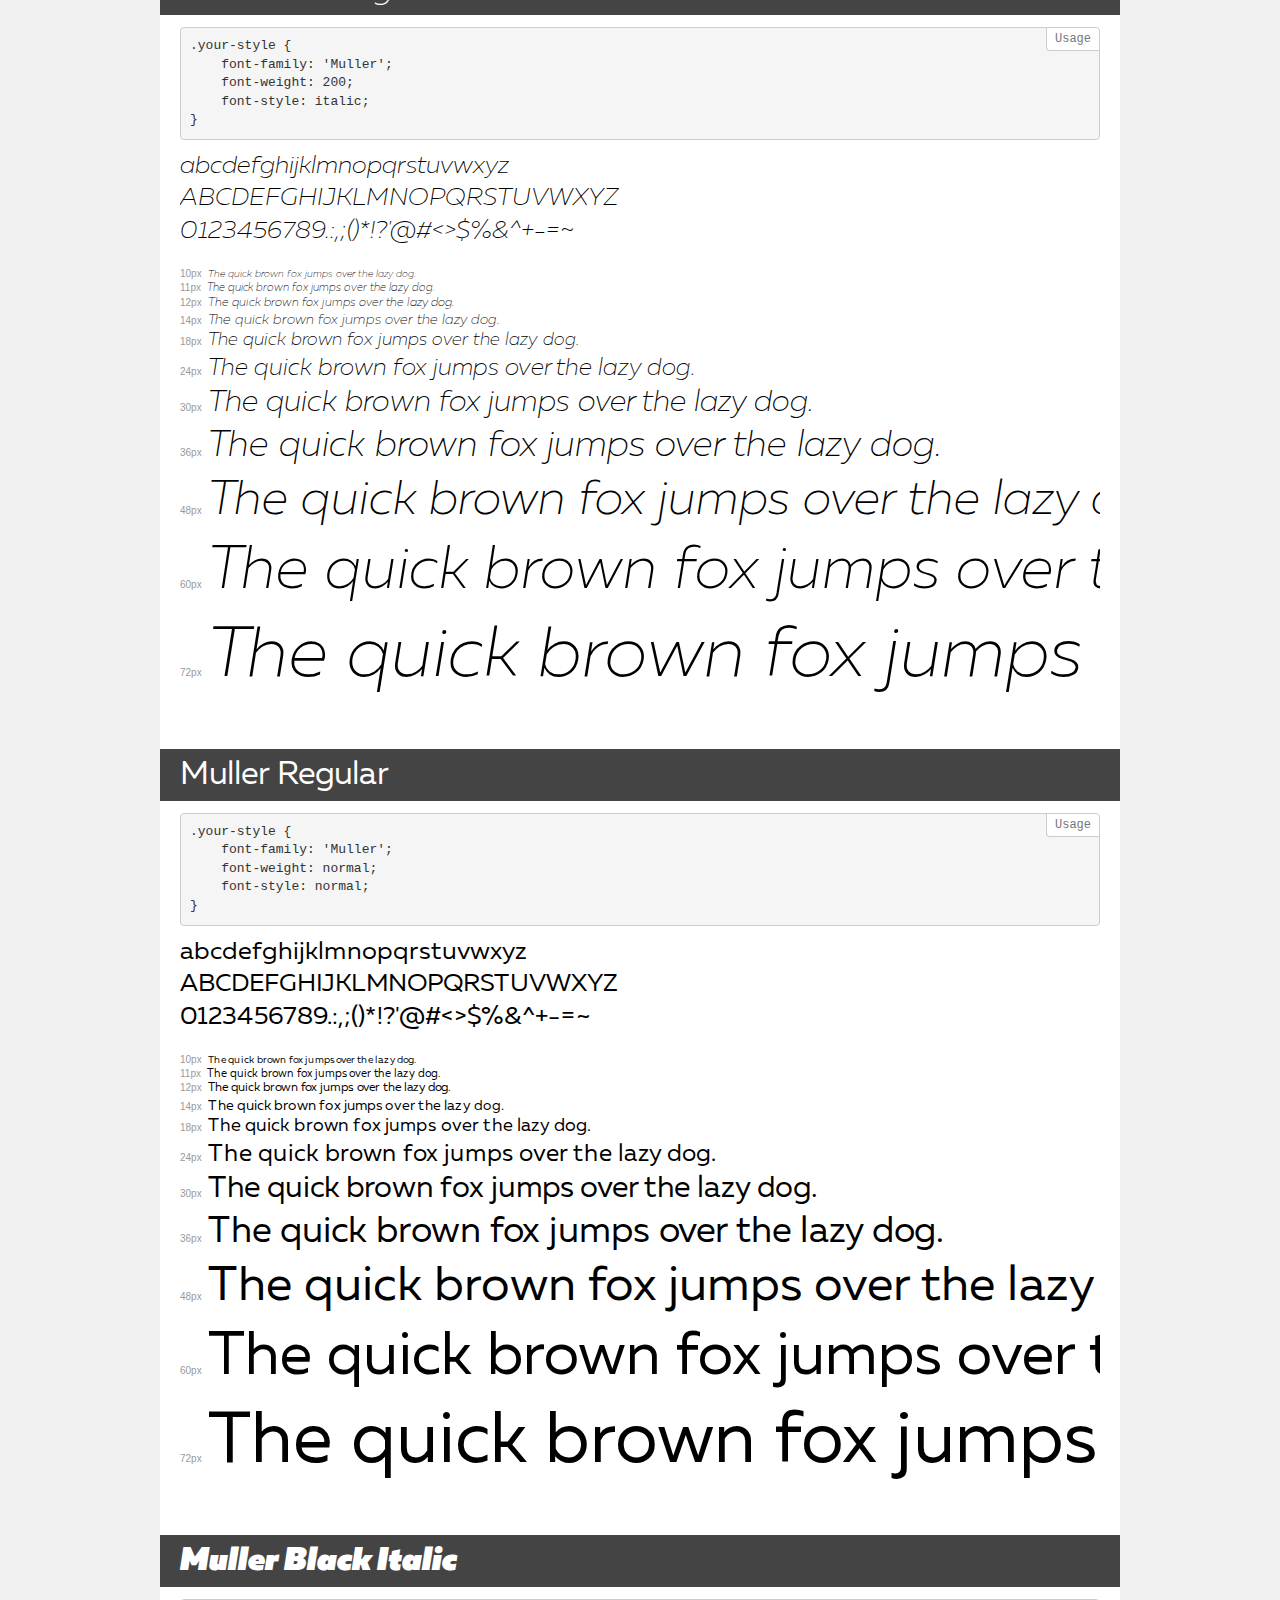
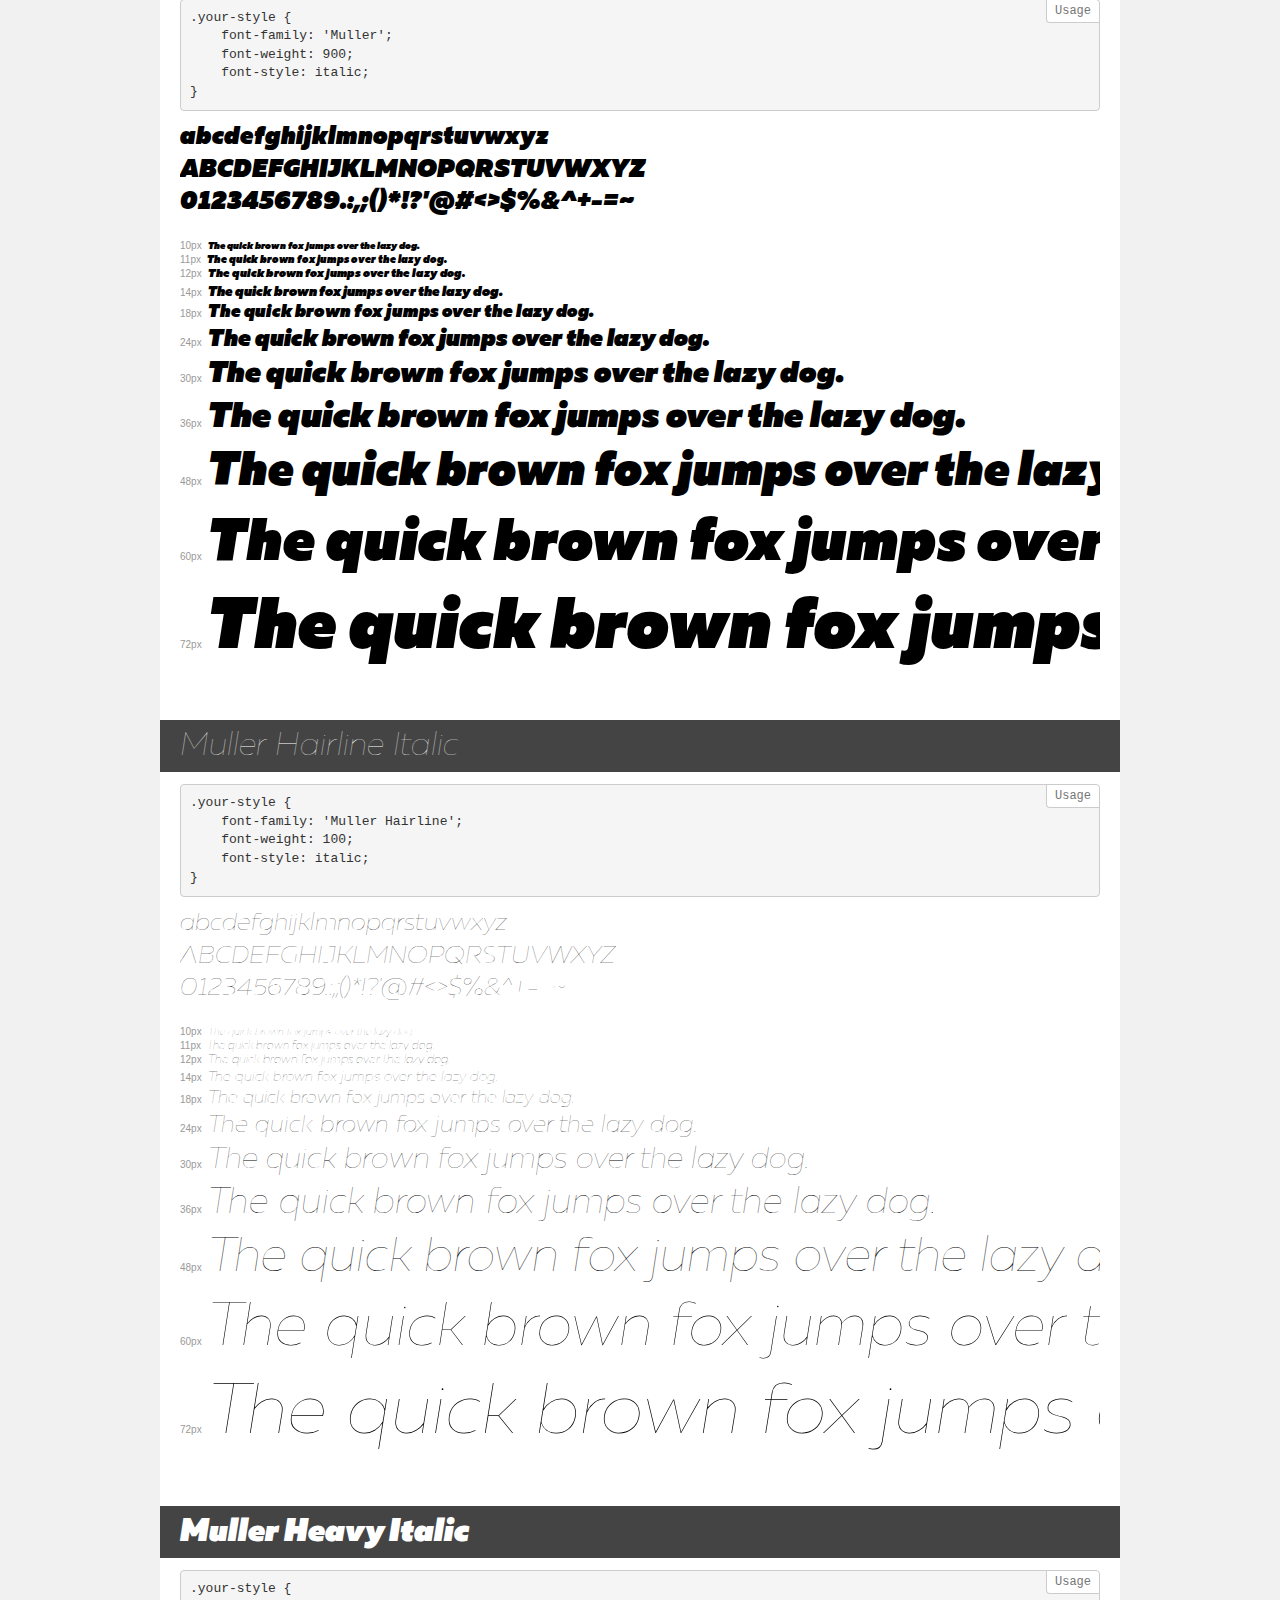
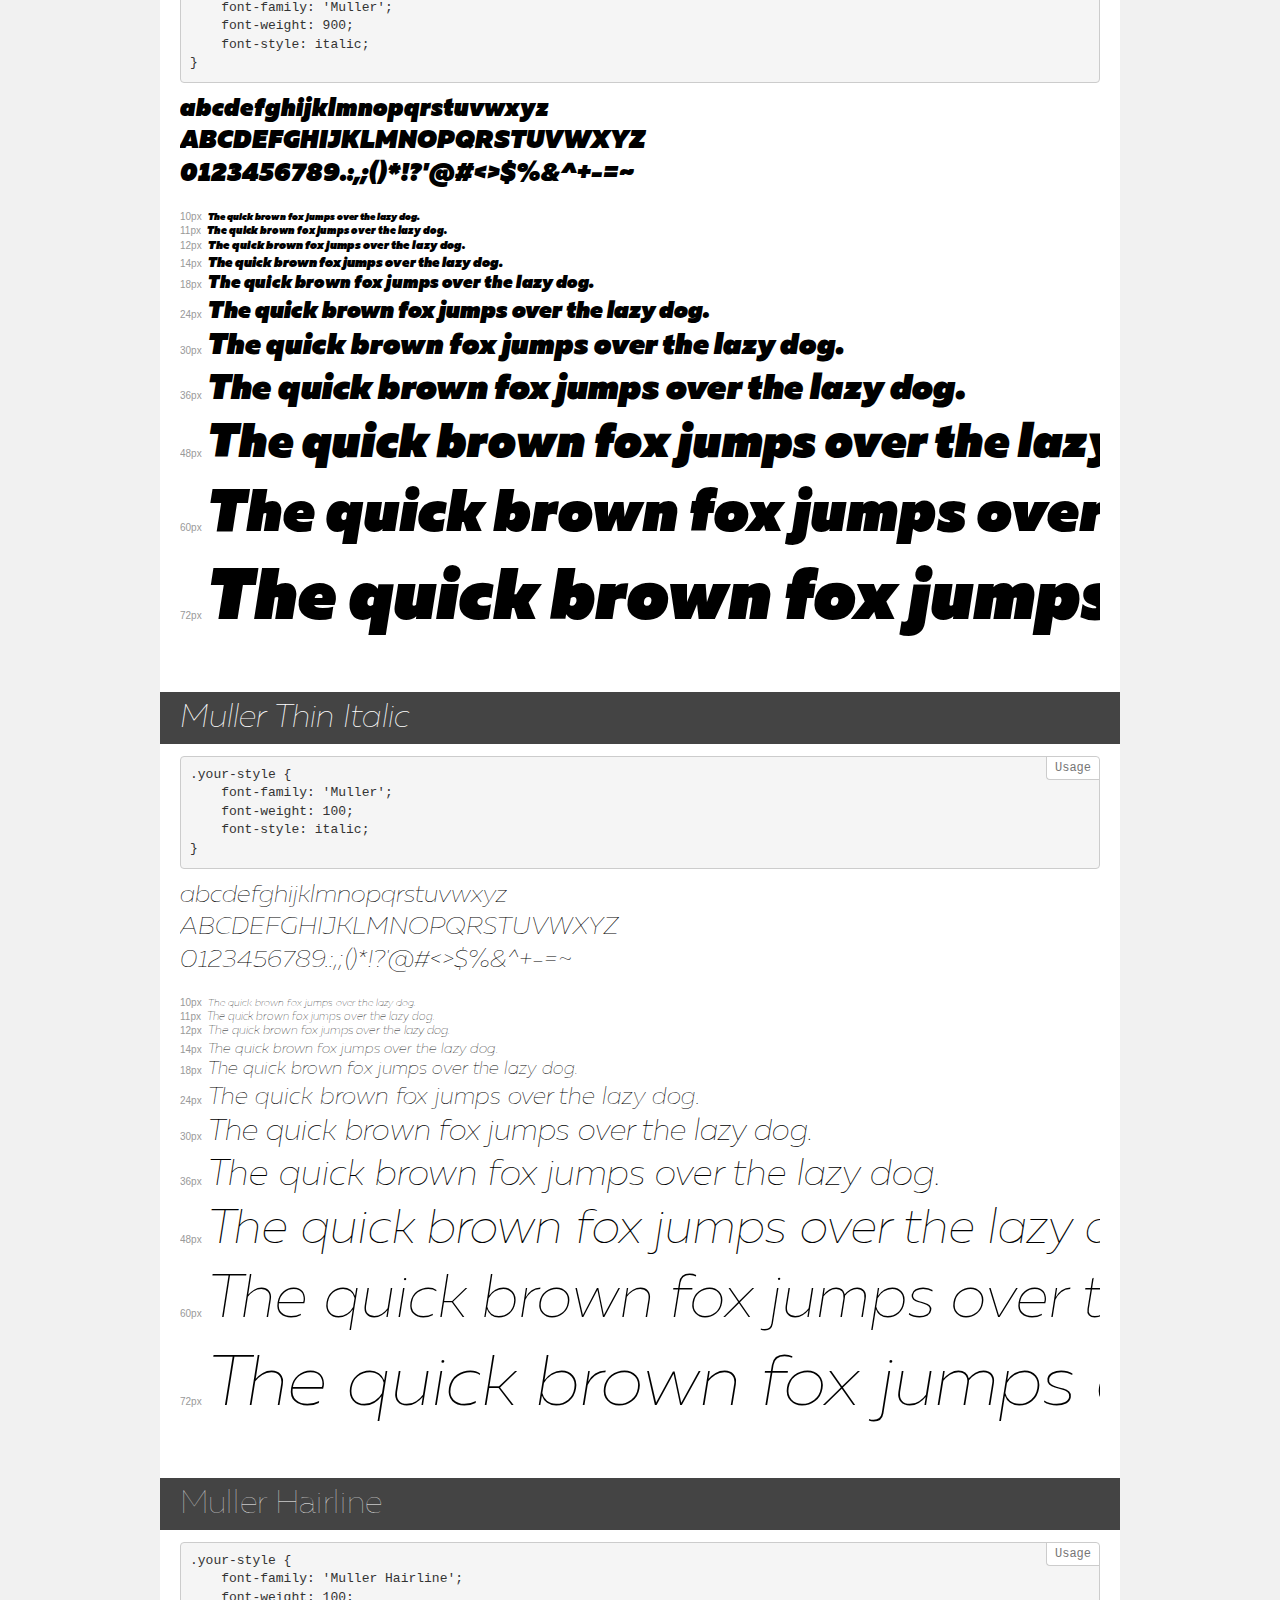
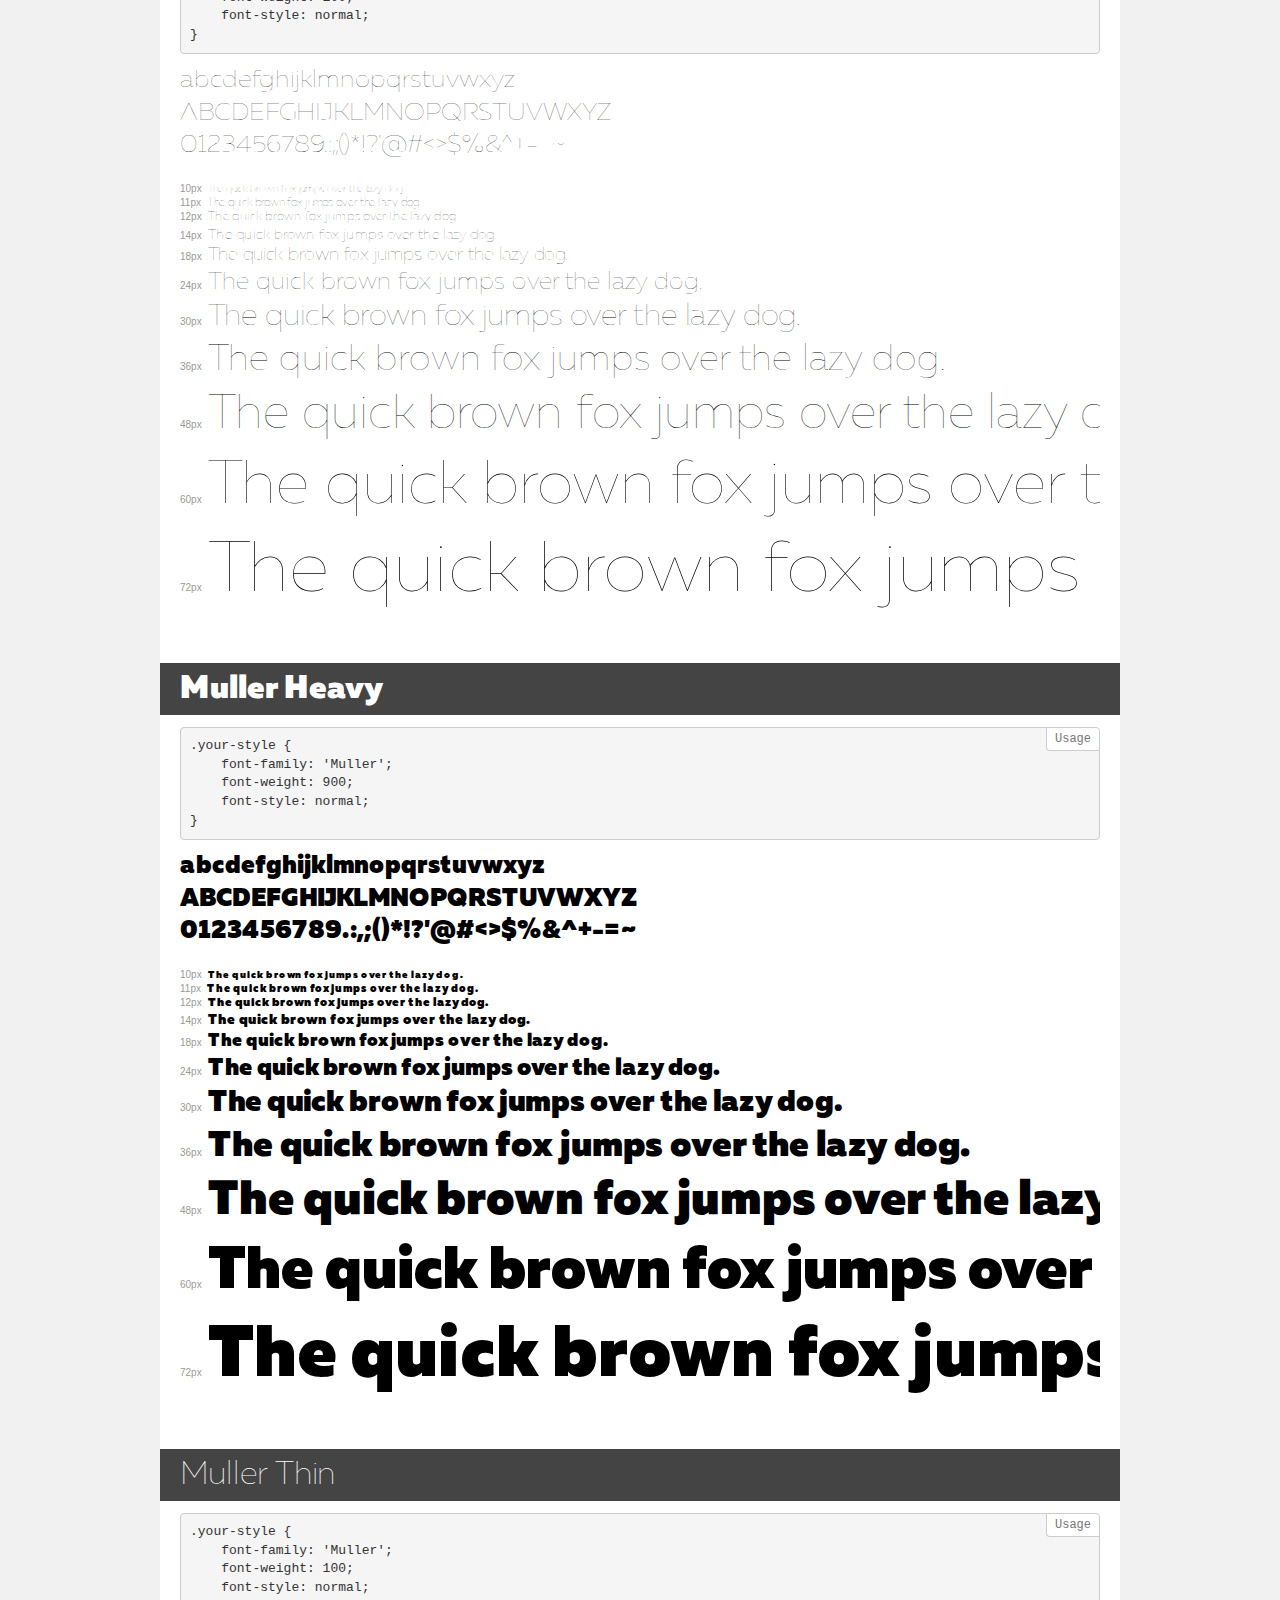
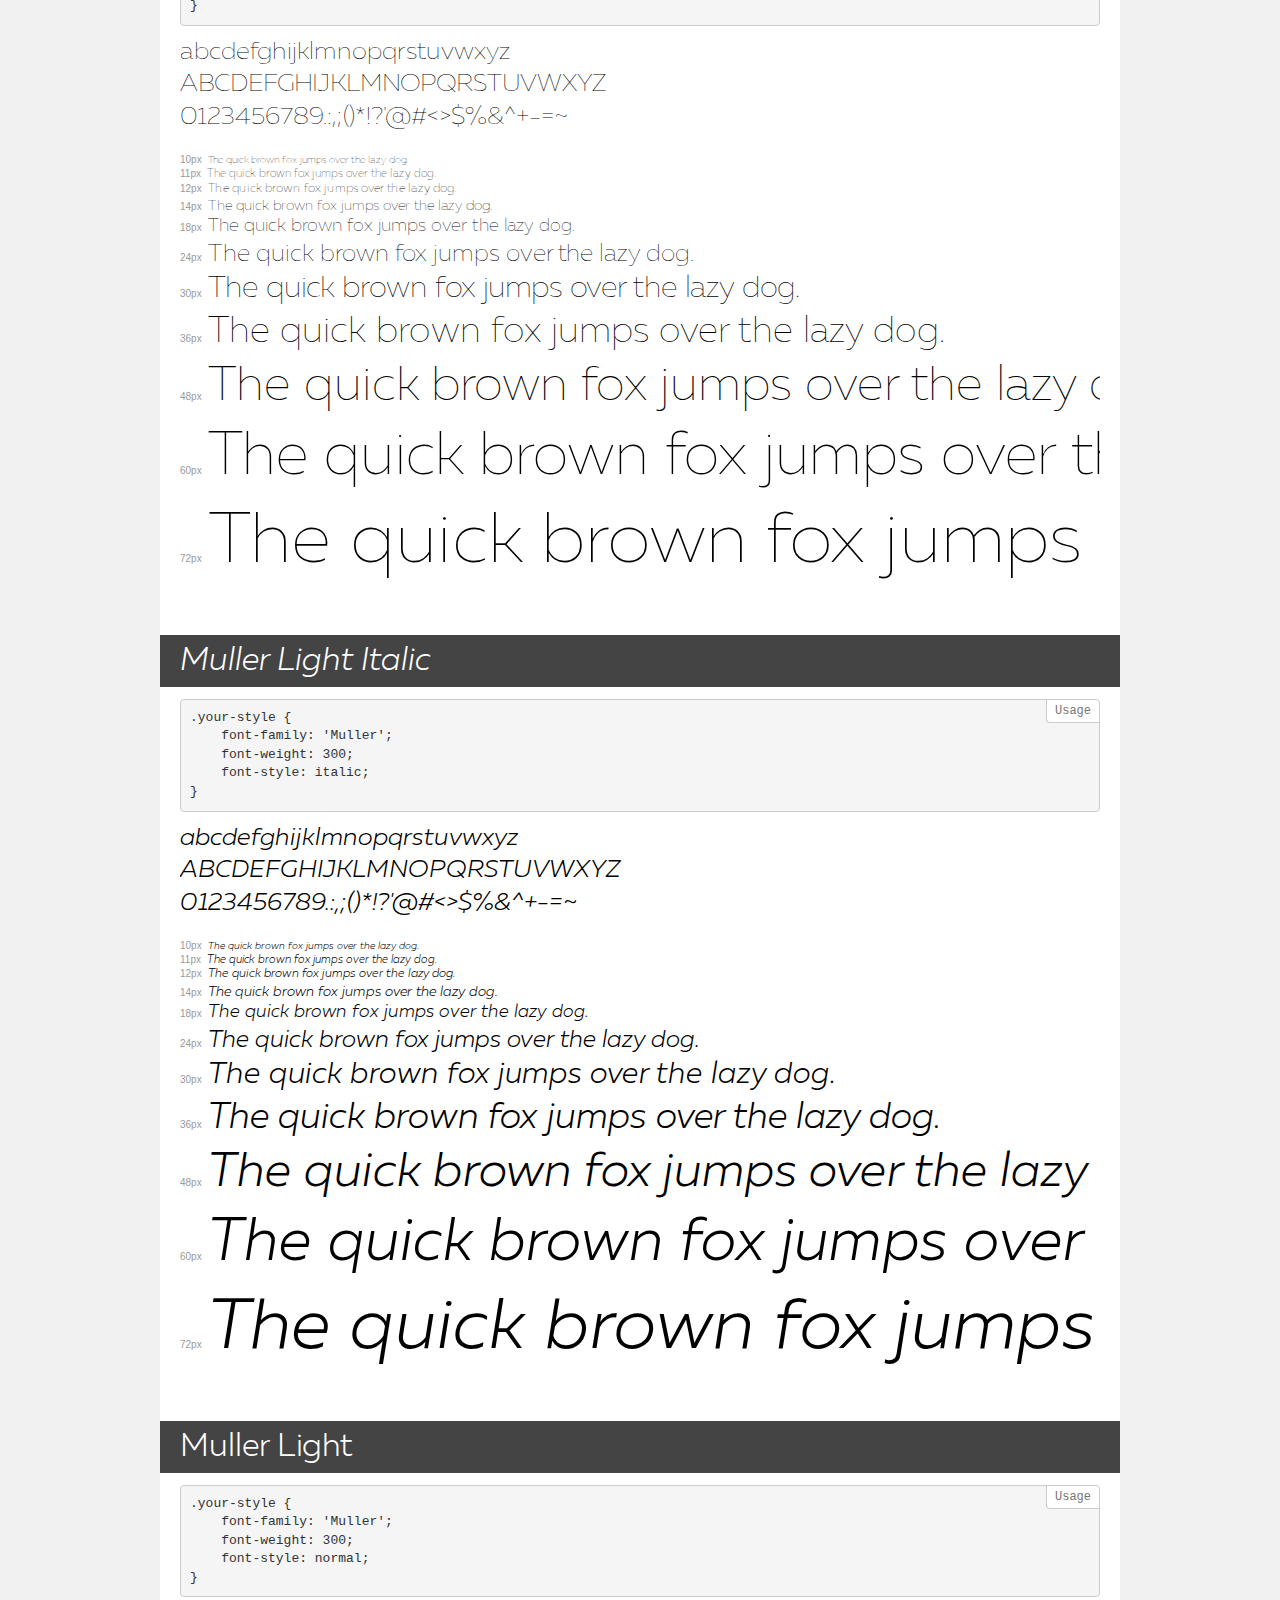
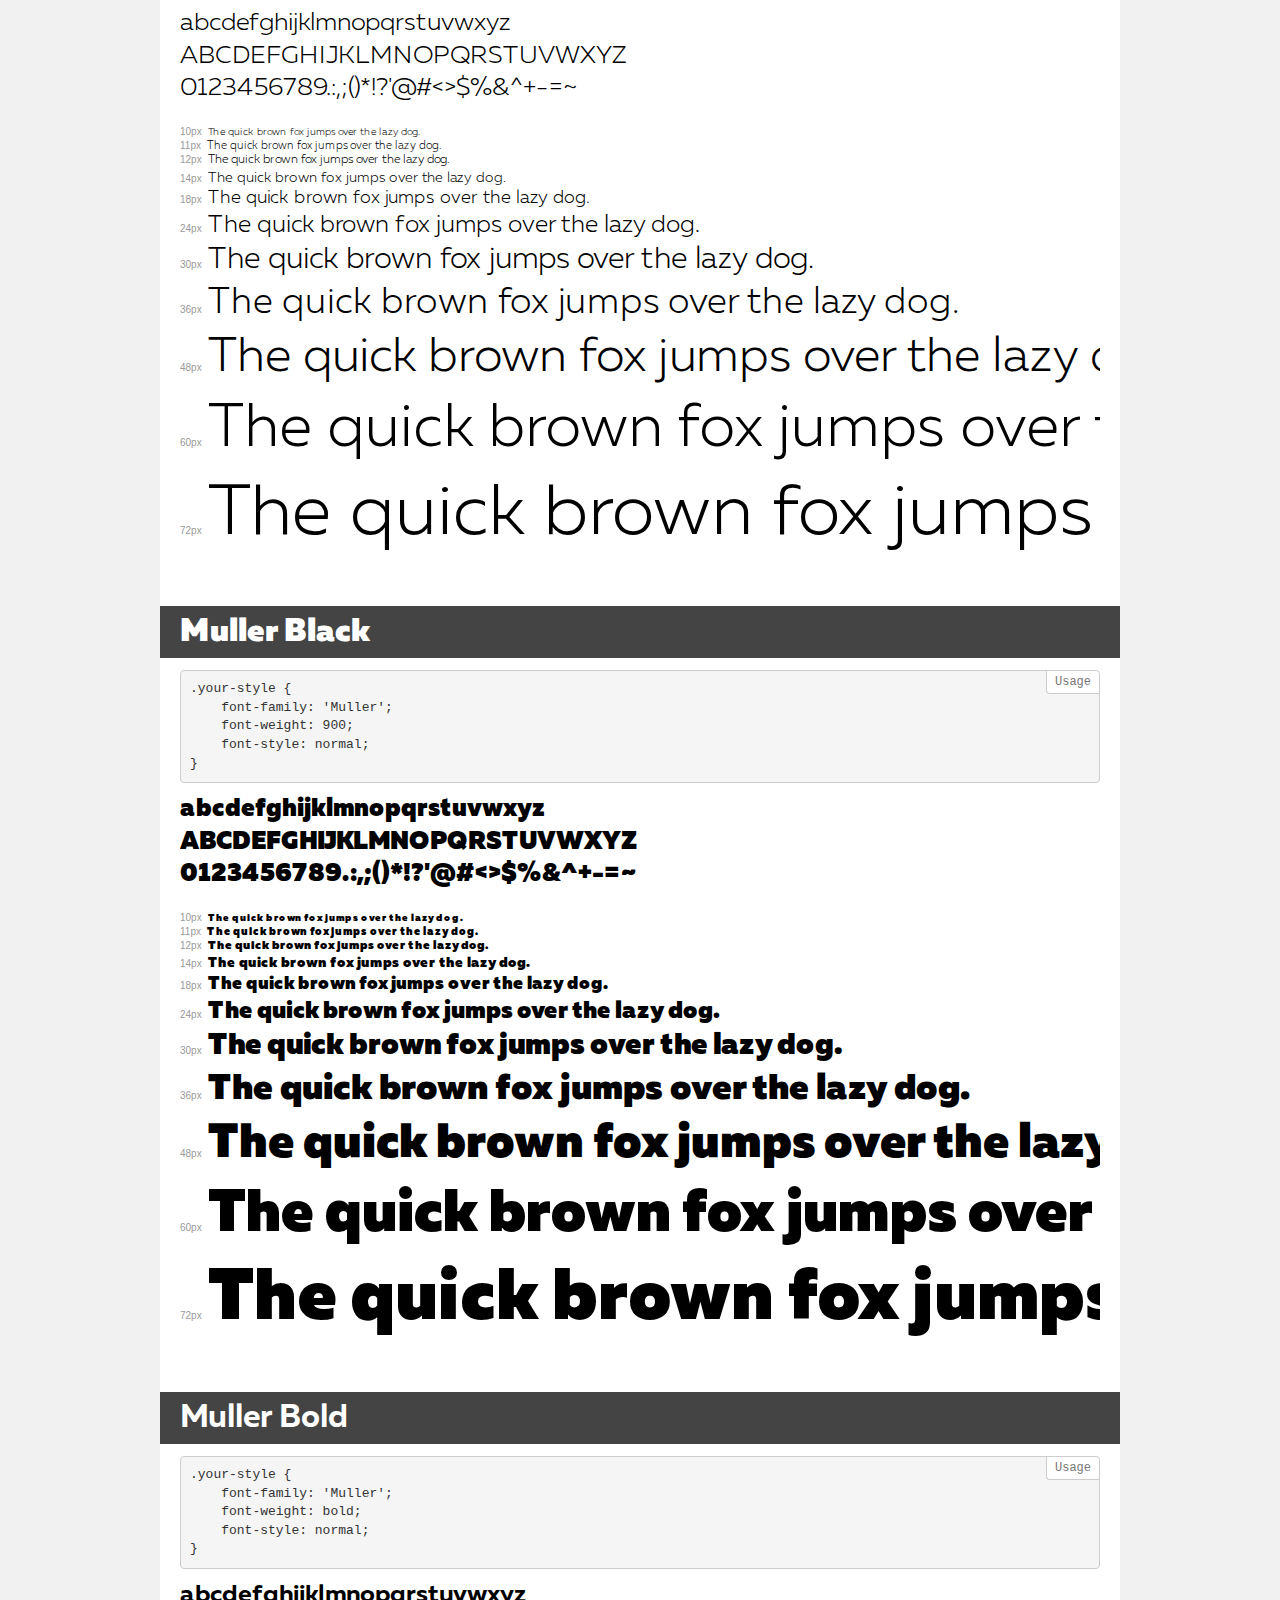
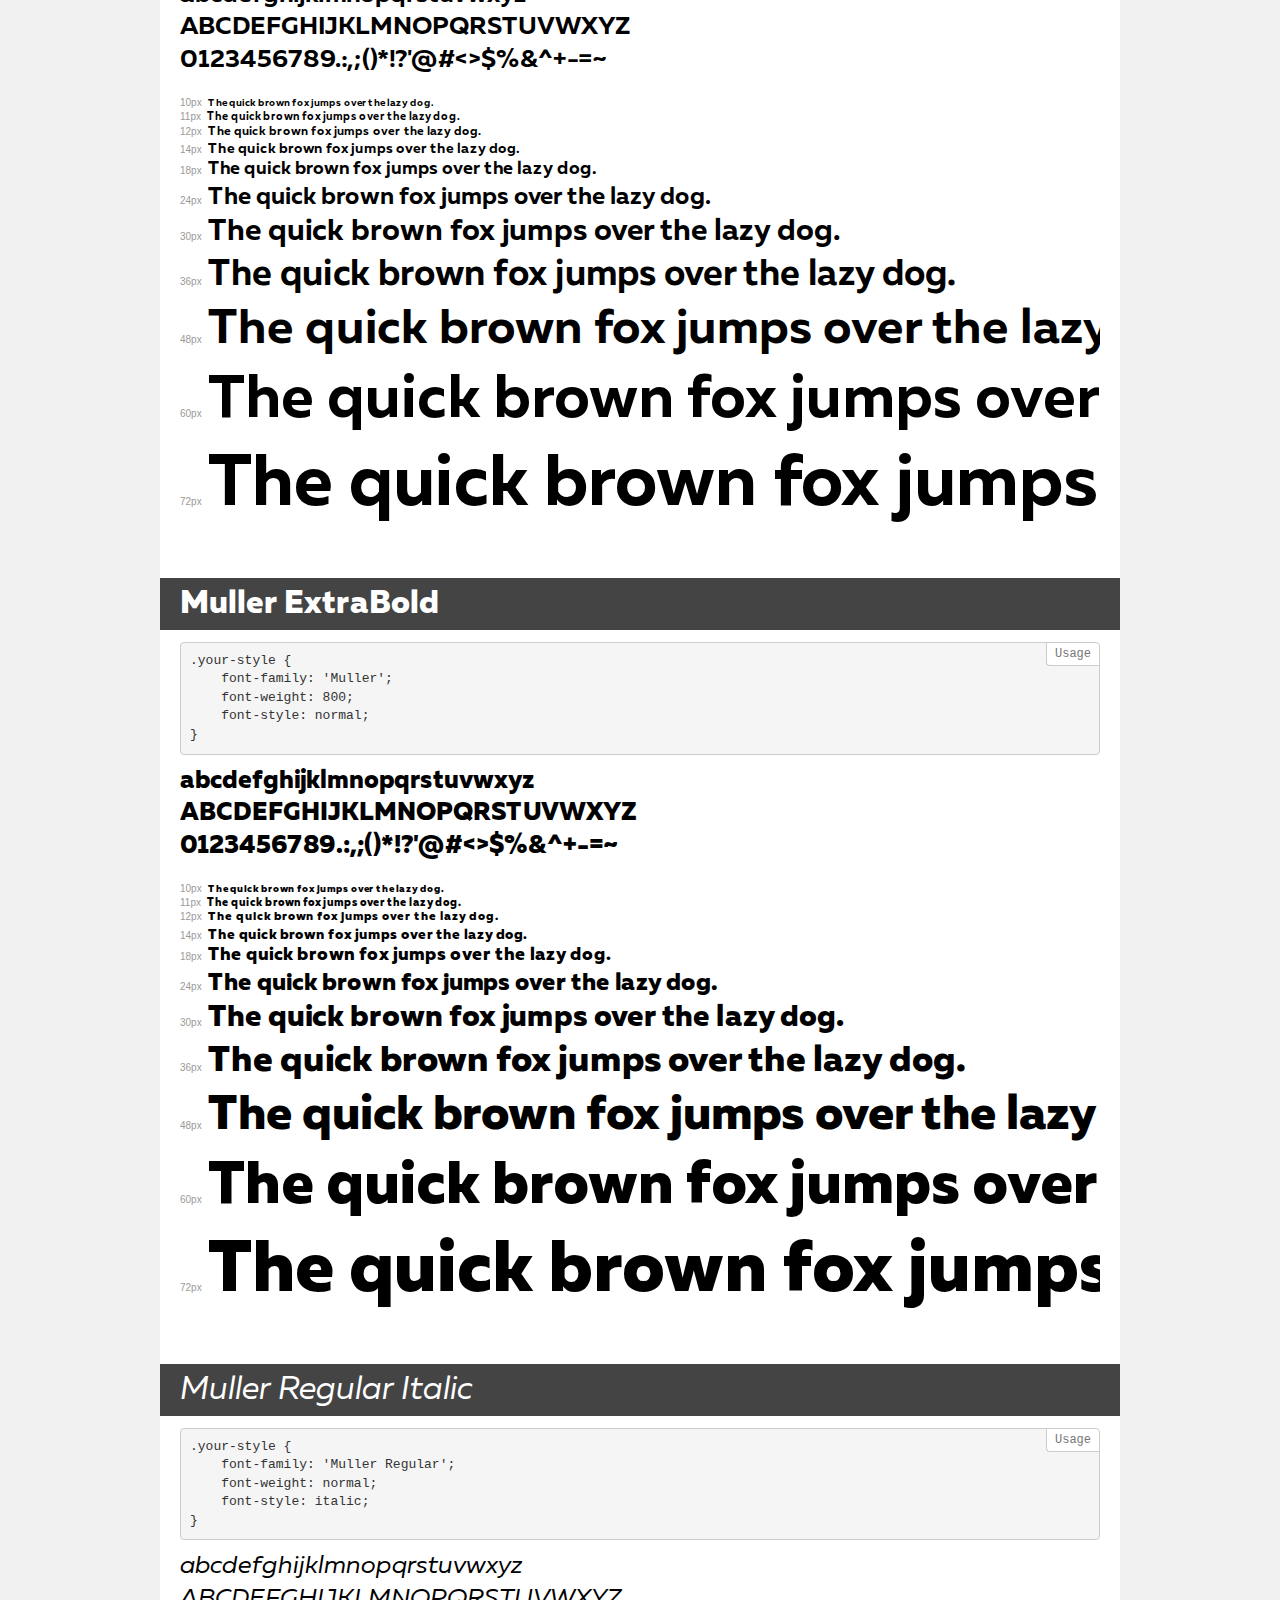
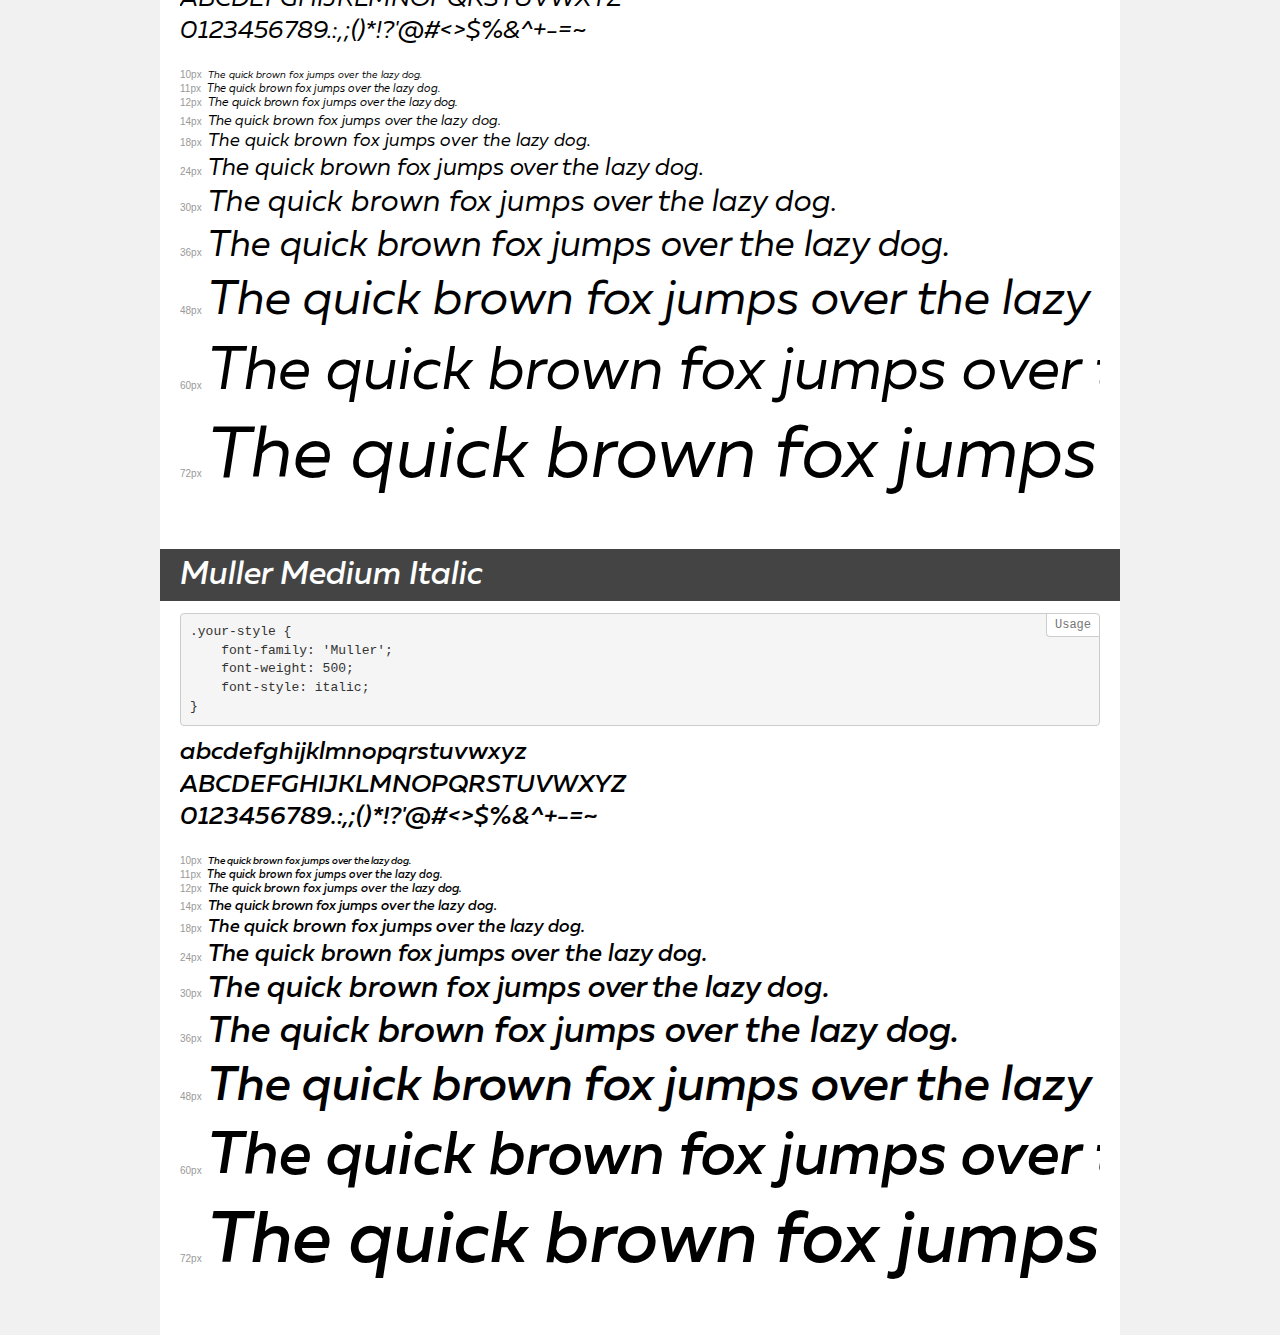
<file: lagoon/fonts/demo.html>
<!DOCTYPE html>
<html>
<head>
    <meta charset="utf-8">
    <meta http-equiv="X-UA-Compatible" content="IE=edge">
    <meta name="viewport" content="width=device-width, initial-scale=1">
    <meta name="robots" content="noindex, noarchive">
    <meta name="format-detection" content="telephone=no">
    <title>Transfonter demo</title>
    <link href="stylesheet.css" rel="stylesheet">
    <style>
        /*
        http://meyerweb.com/eric/tools/css/reset/
        v2.0 | 20110126
        License: none (public domain)
        */
        html, body, div, span, applet, object, iframe,
        h1, h2, h3, h4, h5, h6, p, blockquote, pre,
        a, abbr, acronym, address, big, cite, code,
        del, dfn, em, img, ins, kbd, q, s, samp,
        small, strike, strong, sub, sup, tt, var,
        b, u, i, center,
        dl, dt, dd, ol, ul, li,
        fieldset, form, label, legend,
        table, caption, tbody, tfoot, thead, tr, th, td,
        article, aside, canvas, details, embed,
        figure, figcaption, footer, header, hgroup,
        menu, nav, output, ruby, section, summary,
        time, mark, audio, video {
            margin: 0;
            padding: 0;
            border: 0;
            font-size: 100%;
            font: inherit;
            vertical-align: baseline;
        }
        /* HTML5 display-role reset for older browsers */
        article, aside, details, figcaption, figure,
        footer, header, hgroup, menu, nav, section {
            display: block;
        }
        body {
            line-height: 1;
        }
        ol, ul {
            list-style: none;
        }
        blockquote, q {
            quotes: none;
        }
        blockquote:before, blockquote:after,
        q:before, q:after {
            content: '';
            content: none;
        }
        table {
            border-collapse: collapse;
            border-spacing: 0;
        }
        /* common styles */
        body {
            background: #f1f1f1;
            color: #000;
        }
        .page {
            background: #fff;
            width: 920px;
            margin: 0 auto;
            padding: 20px 20px 0 20px;
            overflow: hidden;
        }
        .font-container {
            overflow-x: auto;
            overflow-y: hidden;
            margin-bottom: 40px;
            line-height: 1.3;
            white-space: nowrap;
            padding-bottom: 5px;
        }
        h1 {
            position: relative;
            background: #444;
            font-size: 32px;
            color: #fff;
            padding: 10px 20px;
            margin: 0 -20px 12px -20px;
        }
        .letters {
            font-size: 25px;
            margin-bottom: 20px;
        }
        .s10:before {
            content: '10px';
        }
        .s11:before {
            content: '11px';
        }
        .s12:before {
            content: '12px';
        }
        .s14:before {
            content: '14px';
        }
        .s18:before {
            content: '18px';
        }
        .s24:before {
            content: '24px';
        }
        .s30:before {
            content: '30px';
        }
        .s36:before {
            content: '36px';
        }
        .s48:before {
            content: '48px';
        }
        .s60:before {
            content: '60px';
        }
        .s72:before {
            content: '72px';
        }
        .s10:before, .s11:before, .s12:before, .s14:before,
        .s18:before, .s24:before, .s30:before, .s36:before,
        .s48:before, .s60:before, .s72:before {
            font-family: Arial, sans-serif;
            font-size: 10px;
            font-weight: normal;
            font-style: normal;
            color: #999;
            padding-right: 6px;
        }
        pre {
            display: block;
            position: relative;
            padding: 9px;
            margin: 0 0 10px;
            font-family: Monaco, Menlo, Consolas, "Courier New", monospace !important;
            font-size: 13px;
            line-height: 1.428571429;
            color: #333;
            font-weight: normal !important;
            font-style: normal !important;
            background-color: #f5f5f5;
            border: 1px solid #ccc;
            overflow-x: auto;
            border-radius: 4px;
        }
        pre:after {
            display: block;
            position: absolute;
            right: 0;
            top: 0;
            content: 'Usage';
            line-height: 1;
            padding: 5px 8px;
            font-size: 12px;
            color: #767676;
            background-color: #fff;
            border: 1px solid #ccc;
            border-right: none;
            border-top: none;
            border-radius: 0 4px 0 4px;
            z-index: 10;
        }
        /* responsive */
        @media (max-width: 959px) {
            .page {
                width: auto;
                margin: 0;
            }
        }
    </style>
</head>
<body>
<div class="page">
    <div class="demo" style="font-family: 'Muller'; font-weight: 200; font-style: normal;">
        <h1>Muller UltraLight</h1>
        <pre>.your-style {
    font-family: 'Muller';
    font-weight: 200;
    font-style: normal;
}</pre>
        <div class="font-container">
            <p class="letters">
                abcdefghijklmnopqrstuvwxyz<br>
ABCDEFGHIJKLMNOPQRSTUVWXYZ<br>
                0123456789.:,;()*!?'@#<>$%&^+-=~
            </p>
            <p class="s10" style="font-size: 10px;">The quick brown fox jumps over the lazy dog.</p>
            <p class="s11" style="font-size: 11px;">The quick brown fox jumps over the lazy dog.</p>
            <p class="s12" style="font-size: 12px;">The quick brown fox jumps over the lazy dog.</p>
            <p class="s14" style="font-size: 14px;">The quick brown fox jumps over the lazy dog.</p>
            <p class="s18" style="font-size: 18px;">The quick brown fox jumps over the lazy dog.</p>
            <p class="s24" style="font-size: 24px;">The quick brown fox jumps over the lazy dog.</p>
            <p class="s30" style="font-size: 30px;">The quick brown fox jumps over the lazy dog.</p>
            <p class="s36" style="font-size: 36px;">The quick brown fox jumps over the lazy dog.</p>
            <p class="s48" style="font-size: 48px;">The quick brown fox jumps over the lazy dog.</p>
            <p class="s60" style="font-size: 60px;">The quick brown fox jumps over the lazy dog.</p>
            <p class="s72" style="font-size: 72px;">The quick brown fox jumps over the lazy dog.</p>
        </div>
    </div>
    <div class="demo" style="font-family: 'Muller'; font-weight: bold; font-style: italic;">
        <h1>Muller Bold Italic</h1>
        <pre>.your-style {
    font-family: 'Muller';
    font-weight: bold;
    font-style: italic;
}</pre>
        <div class="font-container">
            <p class="letters">
                abcdefghijklmnopqrstuvwxyz<br>
ABCDEFGHIJKLMNOPQRSTUVWXYZ<br>
                0123456789.:,;()*!?'@#<>$%&^+-=~
            </p>
            <p class="s10" style="font-size: 10px;">The quick brown fox jumps over the lazy dog.</p>
            <p class="s11" style="font-size: 11px;">The quick brown fox jumps over the lazy dog.</p>
            <p class="s12" style="font-size: 12px;">The quick brown fox jumps over the lazy dog.</p>
            <p class="s14" style="font-size: 14px;">The quick brown fox jumps over the lazy dog.</p>
            <p class="s18" style="font-size: 18px;">The quick brown fox jumps over the lazy dog.</p>
            <p class="s24" style="font-size: 24px;">The quick brown fox jumps over the lazy dog.</p>
            <p class="s30" style="font-size: 30px;">The quick brown fox jumps over the lazy dog.</p>
            <p class="s36" style="font-size: 36px;">The quick brown fox jumps over the lazy dog.</p>
            <p class="s48" style="font-size: 48px;">The quick brown fox jumps over the lazy dog.</p>
            <p class="s60" style="font-size: 60px;">The quick brown fox jumps over the lazy dog.</p>
            <p class="s72" style="font-size: 72px;">The quick brown fox jumps over the lazy dog.</p>
        </div>
    </div>
    <div class="demo" style="font-family: 'Muller'; font-weight: 500; font-style: normal;">
        <h1>Muller Medium</h1>
        <pre>.your-style {
    font-family: 'Muller';
    font-weight: 500;
    font-style: normal;
}</pre>
        <div class="font-container">
            <p class="letters">
                abcdefghijklmnopqrstuvwxyz<br>
ABCDEFGHIJKLMNOPQRSTUVWXYZ<br>
                0123456789.:,;()*!?'@#<>$%&^+-=~
            </p>
            <p class="s10" style="font-size: 10px;">The quick brown fox jumps over the lazy dog.</p>
            <p class="s11" style="font-size: 11px;">The quick brown fox jumps over the lazy dog.</p>
            <p class="s12" style="font-size: 12px;">The quick brown fox jumps over the lazy dog.</p>
            <p class="s14" style="font-size: 14px;">The quick brown fox jumps over the lazy dog.</p>
            <p class="s18" style="font-size: 18px;">The quick brown fox jumps over the lazy dog.</p>
            <p class="s24" style="font-size: 24px;">The quick brown fox jumps over the lazy dog.</p>
            <p class="s30" style="font-size: 30px;">The quick brown fox jumps over the lazy dog.</p>
            <p class="s36" style="font-size: 36px;">The quick brown fox jumps over the lazy dog.</p>
            <p class="s48" style="font-size: 48px;">The quick brown fox jumps over the lazy dog.</p>
            <p class="s60" style="font-size: 60px;">The quick brown fox jumps over the lazy dog.</p>
            <p class="s72" style="font-size: 72px;">The quick brown fox jumps over the lazy dog.</p>
        </div>
    </div>
    <div class="demo" style="font-family: 'Muller'; font-weight: 800; font-style: italic;">
        <h1>Muller ExtraBold Italic</h1>
        <pre>.your-style {
    font-family: 'Muller';
    font-weight: 800;
    font-style: italic;
}</pre>
        <div class="font-container">
            <p class="letters">
                abcdefghijklmnopqrstuvwxyz<br>
ABCDEFGHIJKLMNOPQRSTUVWXYZ<br>
                0123456789.:,;()*!?'@#<>$%&^+-=~
            </p>
            <p class="s10" style="font-size: 10px;">The quick brown fox jumps over the lazy dog.</p>
            <p class="s11" style="font-size: 11px;">The quick brown fox jumps over the lazy dog.</p>
            <p class="s12" style="font-size: 12px;">The quick brown fox jumps over the lazy dog.</p>
            <p class="s14" style="font-size: 14px;">The quick brown fox jumps over the lazy dog.</p>
            <p class="s18" style="font-size: 18px;">The quick brown fox jumps over the lazy dog.</p>
            <p class="s24" style="font-size: 24px;">The quick brown fox jumps over the lazy dog.</p>
            <p class="s30" style="font-size: 30px;">The quick brown fox jumps over the lazy dog.</p>
            <p class="s36" style="font-size: 36px;">The quick brown fox jumps over the lazy dog.</p>
            <p class="s48" style="font-size: 48px;">The quick brown fox jumps over the lazy dog.</p>
            <p class="s60" style="font-size: 60px;">The quick brown fox jumps over the lazy dog.</p>
            <p class="s72" style="font-size: 72px;">The quick brown fox jumps over the lazy dog.</p>
        </div>
    </div>
    <div class="demo" style="font-family: 'Muller'; font-weight: 200; font-style: italic;">
        <h1>Muller UltraLight Italic</h1>
        <pre>.your-style {
    font-family: 'Muller';
    font-weight: 200;
    font-style: italic;
}</pre>
        <div class="font-container">
            <p class="letters">
                abcdefghijklmnopqrstuvwxyz<br>
ABCDEFGHIJKLMNOPQRSTUVWXYZ<br>
                0123456789.:,;()*!?'@#<>$%&^+-=~
            </p>
            <p class="s10" style="font-size: 10px;">The quick brown fox jumps over the lazy dog.</p>
            <p class="s11" style="font-size: 11px;">The quick brown fox jumps over the lazy dog.</p>
            <p class="s12" style="font-size: 12px;">The quick brown fox jumps over the lazy dog.</p>
            <p class="s14" style="font-size: 14px;">The quick brown fox jumps over the lazy dog.</p>
            <p class="s18" style="font-size: 18px;">The quick brown fox jumps over the lazy dog.</p>
            <p class="s24" style="font-size: 24px;">The quick brown fox jumps over the lazy dog.</p>
            <p class="s30" style="font-size: 30px;">The quick brown fox jumps over the lazy dog.</p>
            <p class="s36" style="font-size: 36px;">The quick brown fox jumps over the lazy dog.</p>
            <p class="s48" style="font-size: 48px;">The quick brown fox jumps over the lazy dog.</p>
            <p class="s60" style="font-size: 60px;">The quick brown fox jumps over the lazy dog.</p>
            <p class="s72" style="font-size: 72px;">The quick brown fox jumps over the lazy dog.</p>
        </div>
    </div>
    <div class="demo" style="font-family: 'Muller'; font-weight: normal; font-style: normal;">
        <h1>Muller Regular</h1>
        <pre>.your-style {
    font-family: 'Muller';
    font-weight: normal;
    font-style: normal;
}</pre>
        <div class="font-container">
            <p class="letters">
                abcdefghijklmnopqrstuvwxyz<br>
ABCDEFGHIJKLMNOPQRSTUVWXYZ<br>
                0123456789.:,;()*!?'@#<>$%&^+-=~
            </p>
            <p class="s10" style="font-size: 10px;">The quick brown fox jumps over the lazy dog.</p>
            <p class="s11" style="font-size: 11px;">The quick brown fox jumps over the lazy dog.</p>
            <p class="s12" style="font-size: 12px;">The quick brown fox jumps over the lazy dog.</p>
            <p class="s14" style="font-size: 14px;">The quick brown fox jumps over the lazy dog.</p>
            <p class="s18" style="font-size: 18px;">The quick brown fox jumps over the lazy dog.</p>
            <p class="s24" style="font-size: 24px;">The quick brown fox jumps over the lazy dog.</p>
            <p class="s30" style="font-size: 30px;">The quick brown fox jumps over the lazy dog.</p>
            <p class="s36" style="font-size: 36px;">The quick brown fox jumps over the lazy dog.</p>
            <p class="s48" style="font-size: 48px;">The quick brown fox jumps over the lazy dog.</p>
            <p class="s60" style="font-size: 60px;">The quick brown fox jumps over the lazy dog.</p>
            <p class="s72" style="font-size: 72px;">The quick brown fox jumps over the lazy dog.</p>
        </div>
    </div>
    <div class="demo" style="font-family: 'Muller'; font-weight: 900; font-style: italic;">
        <h1>Muller Black Italic</h1>
        <pre>.your-style {
    font-family: 'Muller';
    font-weight: 900;
    font-style: italic;
}</pre>
        <div class="font-container">
            <p class="letters">
                abcdefghijklmnopqrstuvwxyz<br>
ABCDEFGHIJKLMNOPQRSTUVWXYZ<br>
                0123456789.:,;()*!?'@#<>$%&^+-=~
            </p>
            <p class="s10" style="font-size: 10px;">The quick brown fox jumps over the lazy dog.</p>
            <p class="s11" style="font-size: 11px;">The quick brown fox jumps over the lazy dog.</p>
            <p class="s12" style="font-size: 12px;">The quick brown fox jumps over the lazy dog.</p>
            <p class="s14" style="font-size: 14px;">The quick brown fox jumps over the lazy dog.</p>
            <p class="s18" style="font-size: 18px;">The quick brown fox jumps over the lazy dog.</p>
            <p class="s24" style="font-size: 24px;">The quick brown fox jumps over the lazy dog.</p>
            <p class="s30" style="font-size: 30px;">The quick brown fox jumps over the lazy dog.</p>
            <p class="s36" style="font-size: 36px;">The quick brown fox jumps over the lazy dog.</p>
            <p class="s48" style="font-size: 48px;">The quick brown fox jumps over the lazy dog.</p>
            <p class="s60" style="font-size: 60px;">The quick brown fox jumps over the lazy dog.</p>
            <p class="s72" style="font-size: 72px;">The quick brown fox jumps over the lazy dog.</p>
        </div>
    </div>
    <div class="demo" style="font-family: 'Muller Hairline'; font-weight: 100; font-style: italic;">
        <h1>Muller Hairline Italic</h1>
        <pre>.your-style {
    font-family: 'Muller Hairline';
    font-weight: 100;
    font-style: italic;
}</pre>
        <div class="font-container">
            <p class="letters">
                abcdefghijklmnopqrstuvwxyz<br>
ABCDEFGHIJKLMNOPQRSTUVWXYZ<br>
                0123456789.:,;()*!?'@#<>$%&^+-=~
            </p>
            <p class="s10" style="font-size: 10px;">The quick brown fox jumps over the lazy dog.</p>
            <p class="s11" style="font-size: 11px;">The quick brown fox jumps over the lazy dog.</p>
            <p class="s12" style="font-size: 12px;">The quick brown fox jumps over the lazy dog.</p>
            <p class="s14" style="font-size: 14px;">The quick brown fox jumps over the lazy dog.</p>
            <p class="s18" style="font-size: 18px;">The quick brown fox jumps over the lazy dog.</p>
            <p class="s24" style="font-size: 24px;">The quick brown fox jumps over the lazy dog.</p>
            <p class="s30" style="font-size: 30px;">The quick brown fox jumps over the lazy dog.</p>
            <p class="s36" style="font-size: 36px;">The quick brown fox jumps over the lazy dog.</p>
            <p class="s48" style="font-size: 48px;">The quick brown fox jumps over the lazy dog.</p>
            <p class="s60" style="font-size: 60px;">The quick brown fox jumps over the lazy dog.</p>
            <p class="s72" style="font-size: 72px;">The quick brown fox jumps over the lazy dog.</p>
        </div>
    </div>
    <div class="demo" style="font-family: 'Muller'; font-weight: 900; font-style: italic;">
        <h1>Muller Heavy Italic</h1>
        <pre>.your-style {
    font-family: 'Muller';
    font-weight: 900;
    font-style: italic;
}</pre>
        <div class="font-container">
            <p class="letters">
                abcdefghijklmnopqrstuvwxyz<br>
ABCDEFGHIJKLMNOPQRSTUVWXYZ<br>
                0123456789.:,;()*!?'@#<>$%&^+-=~
            </p>
            <p class="s10" style="font-size: 10px;">The quick brown fox jumps over the lazy dog.</p>
            <p class="s11" style="font-size: 11px;">The quick brown fox jumps over the lazy dog.</p>
            <p class="s12" style="font-size: 12px;">The quick brown fox jumps over the lazy dog.</p>
            <p class="s14" style="font-size: 14px;">The quick brown fox jumps over the lazy dog.</p>
            <p class="s18" style="font-size: 18px;">The quick brown fox jumps over the lazy dog.</p>
            <p class="s24" style="font-size: 24px;">The quick brown fox jumps over the lazy dog.</p>
            <p class="s30" style="font-size: 30px;">The quick brown fox jumps over the lazy dog.</p>
            <p class="s36" style="font-size: 36px;">The quick brown fox jumps over the lazy dog.</p>
            <p class="s48" style="font-size: 48px;">The quick brown fox jumps over the lazy dog.</p>
            <p class="s60" style="font-size: 60px;">The quick brown fox jumps over the lazy dog.</p>
            <p class="s72" style="font-size: 72px;">The quick brown fox jumps over the lazy dog.</p>
        </div>
    </div>
    <div class="demo" style="font-family: 'Muller'; font-weight: 100; font-style: italic;">
        <h1>Muller Thin Italic</h1>
        <pre>.your-style {
    font-family: 'Muller';
    font-weight: 100;
    font-style: italic;
}</pre>
        <div class="font-container">
            <p class="letters">
                abcdefghijklmnopqrstuvwxyz<br>
ABCDEFGHIJKLMNOPQRSTUVWXYZ<br>
                0123456789.:,;()*!?'@#<>$%&^+-=~
            </p>
            <p class="s10" style="font-size: 10px;">The quick brown fox jumps over the lazy dog.</p>
            <p class="s11" style="font-size: 11px;">The quick brown fox jumps over the lazy dog.</p>
            <p class="s12" style="font-size: 12px;">The quick brown fox jumps over the lazy dog.</p>
            <p class="s14" style="font-size: 14px;">The quick brown fox jumps over the lazy dog.</p>
            <p class="s18" style="font-size: 18px;">The quick brown fox jumps over the lazy dog.</p>
            <p class="s24" style="font-size: 24px;">The quick brown fox jumps over the lazy dog.</p>
            <p class="s30" style="font-size: 30px;">The quick brown fox jumps over the lazy dog.</p>
            <p class="s36" style="font-size: 36px;">The quick brown fox jumps over the lazy dog.</p>
            <p class="s48" style="font-size: 48px;">The quick brown fox jumps over the lazy dog.</p>
            <p class="s60" style="font-size: 60px;">The quick brown fox jumps over the lazy dog.</p>
            <p class="s72" style="font-size: 72px;">The quick brown fox jumps over the lazy dog.</p>
        </div>
    </div>
    <div class="demo" style="font-family: 'Muller Hairline'; font-weight: 100; font-style: normal;">
        <h1>Muller Hairline</h1>
        <pre>.your-style {
    font-family: 'Muller Hairline';
    font-weight: 100;
    font-style: normal;
}</pre>
        <div class="font-container">
            <p class="letters">
                abcdefghijklmnopqrstuvwxyz<br>
ABCDEFGHIJKLMNOPQRSTUVWXYZ<br>
                0123456789.:,;()*!?'@#<>$%&^+-=~
            </p>
            <p class="s10" style="font-size: 10px;">The quick brown fox jumps over the lazy dog.</p>
            <p class="s11" style="font-size: 11px;">The quick brown fox jumps over the lazy dog.</p>
            <p class="s12" style="font-size: 12px;">The quick brown fox jumps over the lazy dog.</p>
            <p class="s14" style="font-size: 14px;">The quick brown fox jumps over the lazy dog.</p>
            <p class="s18" style="font-size: 18px;">The quick brown fox jumps over the lazy dog.</p>
            <p class="s24" style="font-size: 24px;">The quick brown fox jumps over the lazy dog.</p>
            <p class="s30" style="font-size: 30px;">The quick brown fox jumps over the lazy dog.</p>
            <p class="s36" style="font-size: 36px;">The quick brown fox jumps over the lazy dog.</p>
            <p class="s48" style="font-size: 48px;">The quick brown fox jumps over the lazy dog.</p>
            <p class="s60" style="font-size: 60px;">The quick brown fox jumps over the lazy dog.</p>
            <p class="s72" style="font-size: 72px;">The quick brown fox jumps over the lazy dog.</p>
        </div>
    </div>
    <div class="demo" style="font-family: 'Muller'; font-weight: 900; font-style: normal;">
        <h1>Muller Heavy</h1>
        <pre>.your-style {
    font-family: 'Muller';
    font-weight: 900;
    font-style: normal;
}</pre>
        <div class="font-container">
            <p class="letters">
                abcdefghijklmnopqrstuvwxyz<br>
ABCDEFGHIJKLMNOPQRSTUVWXYZ<br>
                0123456789.:,;()*!?'@#<>$%&^+-=~
            </p>
            <p class="s10" style="font-size: 10px;">The quick brown fox jumps over the lazy dog.</p>
            <p class="s11" style="font-size: 11px;">The quick brown fox jumps over the lazy dog.</p>
            <p class="s12" style="font-size: 12px;">The quick brown fox jumps over the lazy dog.</p>
            <p class="s14" style="font-size: 14px;">The quick brown fox jumps over the lazy dog.</p>
            <p class="s18" style="font-size: 18px;">The quick brown fox jumps over the lazy dog.</p>
            <p class="s24" style="font-size: 24px;">The quick brown fox jumps over the lazy dog.</p>
            <p class="s30" style="font-size: 30px;">The quick brown fox jumps over the lazy dog.</p>
            <p class="s36" style="font-size: 36px;">The quick brown fox jumps over the lazy dog.</p>
            <p class="s48" style="font-size: 48px;">The quick brown fox jumps over the lazy dog.</p>
            <p class="s60" style="font-size: 60px;">The quick brown fox jumps over the lazy dog.</p>
            <p class="s72" style="font-size: 72px;">The quick brown fox jumps over the lazy dog.</p>
        </div>
    </div>
    <div class="demo" style="font-family: 'Muller'; font-weight: 100; font-style: normal;">
        <h1>Muller Thin</h1>
        <pre>.your-style {
    font-family: 'Muller';
    font-weight: 100;
    font-style: normal;
}</pre>
        <div class="font-container">
            <p class="letters">
                abcdefghijklmnopqrstuvwxyz<br>
ABCDEFGHIJKLMNOPQRSTUVWXYZ<br>
                0123456789.:,;()*!?'@#<>$%&^+-=~
            </p>
            <p class="s10" style="font-size: 10px;">The quick brown fox jumps over the lazy dog.</p>
            <p class="s11" style="font-size: 11px;">The quick brown fox jumps over the lazy dog.</p>
            <p class="s12" style="font-size: 12px;">The quick brown fox jumps over the lazy dog.</p>
            <p class="s14" style="font-size: 14px;">The quick brown fox jumps over the lazy dog.</p>
            <p class="s18" style="font-size: 18px;">The quick brown fox jumps over the lazy dog.</p>
            <p class="s24" style="font-size: 24px;">The quick brown fox jumps over the lazy dog.</p>
            <p class="s30" style="font-size: 30px;">The quick brown fox jumps over the lazy dog.</p>
            <p class="s36" style="font-size: 36px;">The quick brown fox jumps over the lazy dog.</p>
            <p class="s48" style="font-size: 48px;">The quick brown fox jumps over the lazy dog.</p>
            <p class="s60" style="font-size: 60px;">The quick brown fox jumps over the lazy dog.</p>
            <p class="s72" style="font-size: 72px;">The quick brown fox jumps over the lazy dog.</p>
        </div>
    </div>
    <div class="demo" style="font-family: 'Muller'; font-weight: 300; font-style: italic;">
        <h1>Muller Light Italic</h1>
        <pre>.your-style {
    font-family: 'Muller';
    font-weight: 300;
    font-style: italic;
}</pre>
        <div class="font-container">
            <p class="letters">
                abcdefghijklmnopqrstuvwxyz<br>
ABCDEFGHIJKLMNOPQRSTUVWXYZ<br>
                0123456789.:,;()*!?'@#<>$%&^+-=~
            </p>
            <p class="s10" style="font-size: 10px;">The quick brown fox jumps over the lazy dog.</p>
            <p class="s11" style="font-size: 11px;">The quick brown fox jumps over the lazy dog.</p>
            <p class="s12" style="font-size: 12px;">The quick brown fox jumps over the lazy dog.</p>
            <p class="s14" style="font-size: 14px;">The quick brown fox jumps over the lazy dog.</p>
            <p class="s18" style="font-size: 18px;">The quick brown fox jumps over the lazy dog.</p>
            <p class="s24" style="font-size: 24px;">The quick brown fox jumps over the lazy dog.</p>
            <p class="s30" style="font-size: 30px;">The quick brown fox jumps over the lazy dog.</p>
            <p class="s36" style="font-size: 36px;">The quick brown fox jumps over the lazy dog.</p>
            <p class="s48" style="font-size: 48px;">The quick brown fox jumps over the lazy dog.</p>
            <p class="s60" style="font-size: 60px;">The quick brown fox jumps over the lazy dog.</p>
            <p class="s72" style="font-size: 72px;">The quick brown fox jumps over the lazy dog.</p>
        </div>
    </div>
    <div class="demo" style="font-family: 'Muller'; font-weight: 300; font-style: normal;">
        <h1>Muller Light</h1>
        <pre>.your-style {
    font-family: 'Muller';
    font-weight: 300;
    font-style: normal;
}</pre>
        <div class="font-container">
            <p class="letters">
                abcdefghijklmnopqrstuvwxyz<br>
ABCDEFGHIJKLMNOPQRSTUVWXYZ<br>
                0123456789.:,;()*!?'@#<>$%&^+-=~
            </p>
            <p class="s10" style="font-size: 10px;">The quick brown fox jumps over the lazy dog.</p>
            <p class="s11" style="font-size: 11px;">The quick brown fox jumps over the lazy dog.</p>
            <p class="s12" style="font-size: 12px;">The quick brown fox jumps over the lazy dog.</p>
            <p class="s14" style="font-size: 14px;">The quick brown fox jumps over the lazy dog.</p>
            <p class="s18" style="font-size: 18px;">The quick brown fox jumps over the lazy dog.</p>
            <p class="s24" style="font-size: 24px;">The quick brown fox jumps over the lazy dog.</p>
            <p class="s30" style="font-size: 30px;">The quick brown fox jumps over the lazy dog.</p>
            <p class="s36" style="font-size: 36px;">The quick brown fox jumps over the lazy dog.</p>
            <p class="s48" style="font-size: 48px;">The quick brown fox jumps over the lazy dog.</p>
            <p class="s60" style="font-size: 60px;">The quick brown fox jumps over the lazy dog.</p>
            <p class="s72" style="font-size: 72px;">The quick brown fox jumps over the lazy dog.</p>
        </div>
    </div>
    <div class="demo" style="font-family: 'Muller'; font-weight: 900; font-style: normal;">
        <h1>Muller Black</h1>
        <pre>.your-style {
    font-family: 'Muller';
    font-weight: 900;
    font-style: normal;
}</pre>
        <div class="font-container">
            <p class="letters">
                abcdefghijklmnopqrstuvwxyz<br>
ABCDEFGHIJKLMNOPQRSTUVWXYZ<br>
                0123456789.:,;()*!?'@#<>$%&^+-=~
            </p>
            <p class="s10" style="font-size: 10px;">The quick brown fox jumps over the lazy dog.</p>
            <p class="s11" style="font-size: 11px;">The quick brown fox jumps over the lazy dog.</p>
            <p class="s12" style="font-size: 12px;">The quick brown fox jumps over the lazy dog.</p>
            <p class="s14" style="font-size: 14px;">The quick brown fox jumps over the lazy dog.</p>
            <p class="s18" style="font-size: 18px;">The quick brown fox jumps over the lazy dog.</p>
            <p class="s24" style="font-size: 24px;">The quick brown fox jumps over the lazy dog.</p>
            <p class="s30" style="font-size: 30px;">The quick brown fox jumps over the lazy dog.</p>
            <p class="s36" style="font-size: 36px;">The quick brown fox jumps over the lazy dog.</p>
            <p class="s48" style="font-size: 48px;">The quick brown fox jumps over the lazy dog.</p>
            <p class="s60" style="font-size: 60px;">The quick brown fox jumps over the lazy dog.</p>
            <p class="s72" style="font-size: 72px;">The quick brown fox jumps over the lazy dog.</p>
        </div>
    </div>
    <div class="demo" style="font-family: 'Muller'; font-weight: bold; font-style: normal;">
        <h1>Muller Bold</h1>
        <pre>.your-style {
    font-family: 'Muller';
    font-weight: bold;
    font-style: normal;
}</pre>
        <div class="font-container">
            <p class="letters">
                abcdefghijklmnopqrstuvwxyz<br>
ABCDEFGHIJKLMNOPQRSTUVWXYZ<br>
                0123456789.:,;()*!?'@#<>$%&^+-=~
            </p>
            <p class="s10" style="font-size: 10px;">The quick brown fox jumps over the lazy dog.</p>
            <p class="s11" style="font-size: 11px;">The quick brown fox jumps over the lazy dog.</p>
            <p class="s12" style="font-size: 12px;">The quick brown fox jumps over the lazy dog.</p>
            <p class="s14" style="font-size: 14px;">The quick brown fox jumps over the lazy dog.</p>
            <p class="s18" style="font-size: 18px;">The quick brown fox jumps over the lazy dog.</p>
            <p class="s24" style="font-size: 24px;">The quick brown fox jumps over the lazy dog.</p>
            <p class="s30" style="font-size: 30px;">The quick brown fox jumps over the lazy dog.</p>
            <p class="s36" style="font-size: 36px;">The quick brown fox jumps over the lazy dog.</p>
            <p class="s48" style="font-size: 48px;">The quick brown fox jumps over the lazy dog.</p>
            <p class="s60" style="font-size: 60px;">The quick brown fox jumps over the lazy dog.</p>
            <p class="s72" style="font-size: 72px;">The quick brown fox jumps over the lazy dog.</p>
        </div>
    </div>
    <div class="demo" style="font-family: 'Muller'; font-weight: 800; font-style: normal;">
        <h1>Muller ExtraBold</h1>
        <pre>.your-style {
    font-family: 'Muller';
    font-weight: 800;
    font-style: normal;
}</pre>
        <div class="font-container">
            <p class="letters">
                abcdefghijklmnopqrstuvwxyz<br>
ABCDEFGHIJKLMNOPQRSTUVWXYZ<br>
                0123456789.:,;()*!?'@#<>$%&^+-=~
            </p>
            <p class="s10" style="font-size: 10px;">The quick brown fox jumps over the lazy dog.</p>
            <p class="s11" style="font-size: 11px;">The quick brown fox jumps over the lazy dog.</p>
            <p class="s12" style="font-size: 12px;">The quick brown fox jumps over the lazy dog.</p>
            <p class="s14" style="font-size: 14px;">The quick brown fox jumps over the lazy dog.</p>
            <p class="s18" style="font-size: 18px;">The quick brown fox jumps over the lazy dog.</p>
            <p class="s24" style="font-size: 24px;">The quick brown fox jumps over the lazy dog.</p>
            <p class="s30" style="font-size: 30px;">The quick brown fox jumps over the lazy dog.</p>
            <p class="s36" style="font-size: 36px;">The quick brown fox jumps over the lazy dog.</p>
            <p class="s48" style="font-size: 48px;">The quick brown fox jumps over the lazy dog.</p>
            <p class="s60" style="font-size: 60px;">The quick brown fox jumps over the lazy dog.</p>
            <p class="s72" style="font-size: 72px;">The quick brown fox jumps over the lazy dog.</p>
        </div>
    </div>
    <div class="demo" style="font-family: 'Muller Regular'; font-weight: normal; font-style: italic;">
        <h1>Muller Regular Italic</h1>
        <pre>.your-style {
    font-family: 'Muller Regular';
    font-weight: normal;
    font-style: italic;
}</pre>
        <div class="font-container">
            <p class="letters">
                abcdefghijklmnopqrstuvwxyz<br>
ABCDEFGHIJKLMNOPQRSTUVWXYZ<br>
                0123456789.:,;()*!?'@#<>$%&^+-=~
            </p>
            <p class="s10" style="font-size: 10px;">The quick brown fox jumps over the lazy dog.</p>
            <p class="s11" style="font-size: 11px;">The quick brown fox jumps over the lazy dog.</p>
            <p class="s12" style="font-size: 12px;">The quick brown fox jumps over the lazy dog.</p>
            <p class="s14" style="font-size: 14px;">The quick brown fox jumps over the lazy dog.</p>
            <p class="s18" style="font-size: 18px;">The quick brown fox jumps over the lazy dog.</p>
            <p class="s24" style="font-size: 24px;">The quick brown fox jumps over the lazy dog.</p>
            <p class="s30" style="font-size: 30px;">The quick brown fox jumps over the lazy dog.</p>
            <p class="s36" style="font-size: 36px;">The quick brown fox jumps over the lazy dog.</p>
            <p class="s48" style="font-size: 48px;">The quick brown fox jumps over the lazy dog.</p>
            <p class="s60" style="font-size: 60px;">The quick brown fox jumps over the lazy dog.</p>
            <p class="s72" style="font-size: 72px;">The quick brown fox jumps over the lazy dog.</p>
        </div>
    </div>
    <div class="demo" style="font-family: 'Muller'; font-weight: 500; font-style: italic;">
        <h1>Muller Medium Italic</h1>
        <pre>.your-style {
    font-family: 'Muller';
    font-weight: 500;
    font-style: italic;
}</pre>
        <div class="font-container">
            <p class="letters">
                abcdefghijklmnopqrstuvwxyz<br>
ABCDEFGHIJKLMNOPQRSTUVWXYZ<br>
                0123456789.:,;()*!?'@#<>$%&^+-=~
            </p>
            <p class="s10" style="font-size: 10px;">The quick brown fox jumps over the lazy dog.</p>
            <p class="s11" style="font-size: 11px;">The quick brown fox jumps over the lazy dog.</p>
            <p class="s12" style="font-size: 12px;">The quick brown fox jumps over the lazy dog.</p>
            <p class="s14" style="font-size: 14px;">The quick brown fox jumps over the lazy dog.</p>
            <p class="s18" style="font-size: 18px;">The quick brown fox jumps over the lazy dog.</p>
            <p class="s24" style="font-size: 24px;">The quick brown fox jumps over the lazy dog.</p>
            <p class="s30" style="font-size: 30px;">The quick brown fox jumps over the lazy dog.</p>
            <p class="s36" style="font-size: 36px;">The quick brown fox jumps over the lazy dog.</p>
            <p class="s48" style="font-size: 48px;">The quick brown fox jumps over the lazy dog.</p>
            <p class="s60" style="font-size: 60px;">The quick brown fox jumps over the lazy dog.</p>
            <p class="s72" style="font-size: 72px;">The quick brown fox jumps over the lazy dog.</p>
        </div>
    </div>
</div>
</body>
</html>
</file>
<file: euclid/css/style.css>
@import url("https://fonts.googleapis.com/css2?family=Montserrat:wght@400;600;700;800&display=swap");
html,
a,
button,
textarea {
  font-family: "Montserrat", sans-serif;
}

.txt--white, .left__text, .banner__text, .banner__title {
  color: #FFFFFF;
}

.txt--black, .working__text, .about__paragraph, .title {
  color: #000000;
}

.txt--gray {
  color: #CACACA;
}

.title {
  font-weight: 400;
  font-size: 48px;
}

.subtitle {
  font-weight: 700;
  font-size: 24px;
}

@media screen and (max-width: 625px) {
  .title {
    font-weight: 400;
    font-size: 24px;
  }
  .subtitle {
    font-weight: 700;
    font-size: 18px;
  }
}
* {
  transition: all 0.4s;
}

html {
  scroll-behavior: smooth;
}

body {
  background-color: #E5E5E5;
}

.page-container {
  display: flex;
  flex-direction: column;
  min-height: 100vh;
}
.page-content {
  padding-top: 50px;
  flex-grow: 1;
}

@media screen and (max-width: 767px) {
  .page-content {
    padding-top: 30px;
  }
}
.container {
  max-width: min(1800px, 100vw);
  padding: 0 15px;
  margin: 0 auto;
}

@media screen and (min-width: 768px) and (max-width: 1200px) {
  .container {
    padding: 0 50px;
  }
}
.btn {
  border-radius: 16px;
  border: none;
  cursor: pointer;
}
.btn--md {
  padding: 25px 38px;
  font-weight: 700;
  font-size: 23px;
}
.btn--sm {
  padding: 20px 38px;
}
.btn--lg {
  padding: 19px 52px;
}
.btn--bold {
  font-weight: 700;
  font-size: 16px;
}
.btn--orange {
  background-color: #FF9900;
  color: #FFFFFF;
}
.btn--orange:hover {
  background-color: #FFB84D;
}
.btn--orange:active {
  background-color: #E1670E;
}
.btn--orange:focus {
  background-color: #FFB84D;
}
.btn--nobg-orange {
  background: none;
  color: #FFFFFF;
  border: 3px solid #FF9900;
}
.btn--nobg-orange:hover {
  border: 3px solid transparent;
  background-color: #FFB84D;
}
.btn--nobg-orange:active {
  border: 3px solid transparent;
  background-color: #E1670E;
}
.btn--nobg-orange:focus {
  border: 3px solid transparent;
  background-color: #FFB84D;
}
.btn--nobg-gray {
  background: none;
  color: #000000;
  border: 1px solid #000000;
}
.btn--nobg-gray:hover {
  border: 1px solid transparent;
  color: #FFFFFF;
  background-color: #666666;
}
.btn--nobg-gray:active {
  border: 1px solid transparent;
  color: #FFFFFF;
  background-color: #000000;
}
.btn--nobg-gray:focus {
  border: 1px solid transparent;
  color: #FFFFFF;
  background-color: #666666;
}

@media screen and (max-width: 767px) {
  .btn--md {
    padding: 13px 28px;
    font-weight: 700;
    font-size: 12px;
  }
  .btn--sm {
    padding: 12px 44px;
    font-weight: 700;
    font-size: 12px;
  }
  .btn--nobg-orange {
    color: #FF9900;
  }
  .btn--nobg-orange:hover, .btn--nobg-orange:active, .btn--nobg-orange:focus {
    color: #FFFFFF;
  }
}
.header {
  background-color: #FFFFFF;
}
.header__container {
  display: flex;
  justify-content: space-between;
  align-items: center;
  padding: 14px 0;
}

.nav__close {
  margin-bottom: 10%;
}
.nav__list {
  display: flex;
  overflow: hidden;
}
.nav__item:not(:last-of-type) {
  margin-right: 85px;
}
.nav__link {
  display: inline-block;
  padding: 5px;
  font-weight: 600;
  font-size: 18px;
  text-decoration: none;
  border: 2px solid transparent;
  color: #000000;
}
.nav__link:hover {
  color: inherit;
  border-bottom: 2px solid #FF9900;
}
.nav__link:focus {
  color: inherit;
  border: 2px solid #FF9900;
}
.nav__link:active {
  color: #E1670E;
  border: 2px solid #E1670E;
}
.nav__toggler {
  border: none;
  background-color: transparent;
  cursor: pointer;
}
.nav__toggler:focus {
  outline: 1px solid #FF9900;
}
.nav__toggler:active svg * {
  fill: #E1670E;
}
.nav__collapse {
  display: none;
}
.nav__hidden {
  margin: 0 !important;
  padding: 0 !important;
  overflow: hidden !important;
  position: absolute !important;
  height: 0 !important;
}

.find {
  position: relative;
}
.find__box {
  position: fixed;
  z-index: 10;
  right: 2.5%;
  top: -10%;
  width: 100%;
  max-width: min(539px, 80vw);
  display: flex;
  padding: 10px 18px;
  border-radius: 24px;
  background: #FFFFFF;
  box-shadow: 5px 5px 20px rgba(20, 20, 20, 0.12);
  transition: top 0.5s;
}
.find__controls {
  display: flex;
}
.find__btn {
  border: none;
  background-color: transparent;
  cursor: pointer;
}
.find__btn:hover svg path {
  stroke: #FF9900;
}
.find__btn:hover svg rect {
  fill: #FF9900;
}
.find__btn:hover svg circle {
  stroke: #FF9900;
}
.find__btn:active {
  outline: 2px solid #FF9900;
}
.find__field {
  display: block;
  width: 100%;
  border: none;
  border-bottom: 1px solid #CACACA;
  font-weight: 400;
  font-size: 18px;
}

@media screen and (max-width: 1200px) {
  .header__nav {
    order: -1;
  }
  .nav__collapse {
    display: block;
  }
  .nav__list {
    z-index: 5;
    position: fixed;
    top: 0;
    left: 0;
    width: min(420px, 100vw);
    padding: 40px 50px;
    flex-direction: column;
    background-color: #FFFFFF;
  }
  .nav__item:not(:last-of-type) {
    margin-bottom: 60px;
  }
  .nav__link {
    font-size: 24px;
  }
}
@media screen and (max-width: 767px) {
  .header {
    border-radius: 0px 0px 16px 16px;
  }
}
.banner {
  margin-bottom: 50px;
}
.banner__wrapper {
  border-radius: 32px;
  padding: 100px 80px 30px;
  background: url("../img/proj-1.png");
  background-repeat: no-repeat;
  background-size: cover;
  background-position: center;
}
.banner__box-text {
  max-width: 50%;
  margin-bottom: 90px;
}
.banner__box-button {
  margin-bottom: 55px;
}
.banner__box-swipers {
  display: flex;
  justify-content: center;
  margin-bottom: 30px;
}
.banner__title {
  margin-bottom: 24px;
  font-weight: 800;
  font-size: 70px;
}
.banner__text {
  margin-bottom: 90px;
  font-weight: 700;
  font-size: 24px;
}
.banner__swiper {
  display: block;
  width: 15px;
  height: 15px;
  border-radius: 50%;
  border: none;
  background-color: #CACACA;
  cursor: pointer;
}
.banner__swiper--active {
  background-color: #FFFFFF;
}
.banner__swiper:not(:last-of-type) {
  margin-right: 20px;
}

@media screen and (min-width: 1024px) and (max-width: 1200px) {
  .banner__box-text {
    max-width: 100%;
  }
  .banner__title {
    font-weight: 800;
    font-size: 60px;
    margin-bottom: 16px;
  }
  .banner__text {
    margin-bottom: 60px;
    font-weight: 700;
    font-size: 20px;
  }
}
@media screen and (min-width: 768px) and (max-width: 1023px) {
  .banner__box-text {
    max-width: 100%;
  }
  .banner__wrapper {
    padding: 160px 40px 30px;
  }
  .banner__title {
    font-weight: 800;
    font-size: 50px;
    margin-bottom: 16px;
  }
  .banner__text {
    margin-bottom: 60px;
    font-weight: 700;
    font-size: 18px;
  }
}
@media screen and (max-width: 767px) {
  .banner__wrapper {
    padding: 60px 22px 15px;
  }
  .banner__box-text {
    max-width: 100%;
    margin-bottom: 32px;
  }
  .banner__box-button {
    text-align: center;
  }
  .banner__title {
    font-weight: 800;
    font-size: 20px;
    margin-bottom: 6px;
    text-align: center;
  }
  .banner__text {
    margin-bottom: 0;
    font-weight: 700;
    font-size: 12px;
    text-align: center;
  }
  .banner__swiper {
    width: 10px;
    height: 10px;
  }
}
.about {
  margin-bottom: 50px;
}
.about__wrapper {
  max-width: 1235px;
  width: 100%;
}
.about__title {
  margin-bottom: 20px;
}
.about__paragraph {
  font-weight: 400;
  font-size: 16px;
  line-height: 32px;
}

@media screen and (min-width: 768px) and (max-width: 1200px) {
  .about {
    margin-bottom: 60px;
  }
}
.prof {
  margin-bottom: 100px;
}
.prof__wrapper {
  display: flex;
  gap: 32px;
}
.prof__left {
  border-radius: 32px;
  display: flex;
  align-items: flex-end;
  min-height: 622px;
  max-width: 858px;
  width: 100%;
  background-image: url("../img/about/about.png");
  background-repeat: no-repeat;
  background-position: center;
  background-size: cover;
}

.left__wrapper {
  border-radius: 32px;
  width: 100%;
  display: flex;
  justify-content: space-between;
  align-items: center;
  padding: 50px;
  background-color: rgba(0, 0, 0, 0.5019607843);
}
.left__text {
  font-weight: 700;
  font-size: 16px;
  max-width: 460px;
  line-height: 32px;
}

.right__item {
  border-radius: 32px;
  display: flex;
  padding: 65px 60px;
  border: 1px solid #CACACA;
  background-color: #FFFFFF;
}
.right__item--top {
  margin-bottom: 32px;
}
.right__img {
  margin-right: 50px;
}
.right__subtitle {
  margin-bottom: 8px;
}
.right__paragraph {
  font-weight: 400;
  font-size: 16px;
  line-height: 32px;
}

@media screen and (max-width: 1200px) {
  .prof__wrapper {
    flex-direction: column;
  }
}
@media screen and (max-width: 628px) {
  .prof__left {
    min-height: 400px;
    background-size: 100% 50%;
    background-position: top;
  }
  .left__wrapper {
    padding: 8px 0 0;
    margin-bottom: 12px;
    flex-direction: column;
    align-items: flex-start;
    background-color: transparent;
  }
  .left__text {
    color: #000000;
  }
  .right__item {
    flex-direction: column;
    padding: 0;
    background-color: transparent;
    border: none;
  }
  .right__img {
    max-height: 50px;
    margin-bottom: 13px;
  }
  .right__img img {
    height: 50px;
    object-fit: cover;
  }
}
.working {
  margin-bottom: 111px;
}
.working__wrapper {
  display: flex;
  justify-content: space-between;
}
.working__title {
  margin-bottom: 50px;
}
.working__tabs {
  margin-bottom: 45px;
}
.working__box-text {
  max-width: 758px;
  width: 100%;
}
.working__box-img {
  max-width: 870px;
  width: 100%;
}
.working__box-img img {
  width: 100%;
  height: 100%;
  object-fit: cover;
  border-radius: 32px;
}
.working__article {
  margin-bottom: 18px;
}
.working__subtitle {
  line-height: 32px;
}
.working__text {
  font-weight: 400;
  font-size: 16px;
  line-height: 32px;
}
.working__btn:not(:last-of-type) {
  margin-right: 32px;
}

.tabs__list {
  display: flex;
}
.tabs__btn {
  font-weight: 400;
  font-size: 18px;
  cursor: pointer;
  background: none;
  border: none;
}
.tabs__btn:hover {
  color: #FF9900;
}
.tabs__btn:focus {
  outline: 2px solid #FF9900;
}
.tabs__btn--active {
  color: #E1670E;
}
.tabs__item:not(:last-of-type) {
  margin-right: 85px;
}

@media screen and (max-width: 767px) {
  .working {
    margin-bottom: 111px;
  }
  .working__wrapper {
    flex-direction: column-reverse;
  }
  .working__box-img {
    margin-bottom: 16px;
  }
}
@media screen and (max-width: 600px) {
  .tabs__item:not(:last-of-type) {
    margin-right: auto;
  }
}
.faq {
  padding-bottom: 100px;
}
.faq__title {
  margin-bottom: 32px;
}

.accordion__details {
  padding: 40px 0;
  border-top: 1px solid #CACACA;
  border-bottom: 1px solid #CACACA;
  cursor: pointer;
}
.accordion__details:hover, .accordion__details:focus {
  border-top: 1px solid #FF9900;
  border-bottom: 1px solid #FF9900;
}
.accordion__details:hover .accordion__box-title, .accordion__details:focus .accordion__box-title {
  color: #FF9900;
}
.accordion__details:hover .accordion__box-title svg ellipse, .accordion__details:focus .accordion__box-title svg ellipse {
  fill: #FF9900;
}
.accordion__details:hover .accordion__box-title svg path, .accordion__details:focus .accordion__box-title svg path {
  fill: #FFFFFF;
}
.accordion__box-title {
  display: flex;
  justify-content: space-between;
  align-items: center;
}
.accordion__box-text {
  padding-top: 30px;
  height: 0;
}
.accordion__title {
  font-weight: 700;
  font-size: 32px;
}
.accordion__text {
  font-weight: 400;
  font-size: 16px;
  line-height: 32px;
}
.accordion__text:not(:last-child) {
  margin-bottom: 32px;
}
.accordion__hidden {
  margin: 0 !important;
  padding: 0 !important;
  overflow: hidden;
  opacity: 0;
  max-height: 0;
}
.accordion--active svg {
  transform: rotate(-45deg);
}

@media screen and (min-width: 768px) and (max-width: 1200px) {
  .accordion__title {
    font-weight: 700;
    font-size: 20px;
  }
}
@media screen and (max-width: 767px) {
  .accordion__title {
    font-weight: 700;
    font-size: 14px;
  }
}
.footer {
  padding: 50px 0;
  background-color: #000000;
}
.footer__wrapper {
  display: flex;
  justify-content: space-between;
  align-items: center;
}
.footer__box-logo {
  margin-bottom: 20px;
}
.footer__box-f-nav {
  margin-bottom: 90px;
}
.footer__title {
  margin-bottom: 25px;
  font-weight: 400;
  font-size: 48px;
  color: #CACACA;
}
.footer__form {
  max-width: 570px;
  width: 100%;
  text-align: center;
}
.footer__input {
  border-radius: 16px;
  font-weight: 400;
  font-size: 16px;
  display: block;
  box-sizing: border-box;
  width: 100%;
  border: none;
  padding: 14px 24px;
  background-color: #414141;
  color: #FFFFFF;
}
.footer__input:hover, .footer__input:active, .footer__input:focus {
  background-color: #666666;
}
.footer__input:not(:last-child) {
  margin-bottom: 25px;
}
.footer__input::placeholder {
  color: #CACACA;
}
.footer__article {
  max-width: 370px;
}
.footer__text {
  font-weight: 400;
  font-size: 16px;
  color: #CACACA;
  line-height: 32px;
}

.f-nav__link {
  font-weight: 600;
  font-size: 18px;
  line-height: 36px;
  text-decoration: none;
  color: #CACACA;
}
.f-nav__link:hover {
  color: #FF9900;
}
.f-nav__link:focus {
  color: #CACACA;
  outline: 2px solid #FF9900;
}
.f-nav__link:active {
  color: #E1670E;
}

.social__link:not(:last-of-type) {
  margin-right: 25px;
}
.social__link svg path {
  fill: #666666;
}
.social__link:hover svg path {
  fill: #FF9900;
}
.social__link:active svg path {
  fill: #E1670E;
}
.social__link:focus {
  outline: 2px solid #FF9900;
}

.f-form {
  max-width: 570px;
  width: 100%;
}

@media screen and (max-width: 1200px) {
  .footer__article {
    display: none;
  }
}
@media screen and (max-width: 768px) {
  .footer__wrapper {
    flex-direction: column-reverse;
    justify-content: start;
    align-items: flex-start;
  }
  .f-nav {
    display: none;
  }
  .f-form {
    margin-bottom: 85px;
  }
}
@media screen and (max-width: 600px) {
  .footer__box-f-nav {
    margin: 0;
  }
  .f-left {
    margin: 0 auto;
  }
  .f-form {
    margin-bottom: 25px;
  }
}/*# sourceMappingURL=style.css.map */
</file>
<file: lagoon/css/style.css>
@import url("../fonts/stylesheet.css");
html {
  font-family: "Muller", sans-serif;
  font-size: 16px;
  line-height: 24px;
}

.title {
  padding-left: 45px;
  margin-bottom: 20px;
  font-size: 40px;
  line-height: 40px;
}
.title::first-letter {
  text-transform: uppercase;
}
.title_norm {
  color: #333333;
}

* {
  box-sizing: border-box;
  outline: none;
}

.sr-only {
  position: absolute;
  width: 1px;
  height: 1px;
  padding: 0;
  margin: -1px;
  overflow: hidden;
  clip: rect(0, 0, 0, 0);
  white-space: nowrap;
  border: 0;
}

.rounded {
  border-radius: 15px;
}

.lgn-page {
  display: flex;
  flex-direction: column;
  min-height: 100vh;
  padding-bottom: 30px;
  background-color: #E5E5E5;
}
.lgn-page__content {
  flex-grow: 1;
}

.section-container:not(:last-child) {
  margin-bottom: 70px;
}
.section-container:last-child {
  margin-bottom: 40px;
}

.container {
  margin: 0 auto;
  padding: 0 15px;
  max-width: 1200px;
}

.link {
  text-decoration: none;
  transition: all 0.3s;
}
.link svg path {
  stroke: currentColor;
}
.link_gray {
  color: #666666;
}
.link_gray:hover, .link_gray:focus {
  color: #CC9933;
}
.link_gray:focus {
  border: 1px solid #CC9933;
}
.link_gray:active {
  color: #A47312;
}
.link_light {
  color: #F0BF5F;
}
.link_light:hover {
  color: #CC9933;
}
.link_light:focus {
  color: #CC9933;
  border: 1px solid #CC9933;
}
.link_light:active {
  color: #A47312;
}
.link_orange {
  color: #CC9933;
}
.link_orange:hover {
  color: #F0BF5F;
}
.link_orange:focus {
  color: #CC9933;
  border: 1px solid #CC9933;
}
.link_orange:active {
  color: #A47312;
}
.link_white {
  color: #FFFFFF;
}
.link_white:hover, .link_white:focus {
  color: #CC9933;
}
.link_white:focus {
  border: 1px solid #CC9933;
}
.link_white:active {
  color: #A47312;
}

.btn {
  border: 1px solid #CC9933;
  border-radius: 10px;
  color: #CC9933;
  background-color: #FFFFFF;
  transition: all 0.3s;
  cursor: pointer;
}
.btn:hover, .btn:focus {
  color: #FFFFFF;
  background-color: #CC9933;
}
.btn:active {
  color: #FFFFFF;
  background-color: #A47312;
  border: 1px solid #A47312;
}
.btn::first-letter {
  text-transform: uppercase;
}
.btn_small {
  padding: 13px 20px;
}
.btn_medium {
  padding: 13px 30px;
}
.btn_lg {
  padding: 27px 30px;
}

.card {
  min-width: 570px;
  width: 570px;
  min-height: 258px;
  height: 258px;
}

.header-box {
  display: flex;
  justify-content: space-between;
  align-items: center;
  padding: 30px 0;
}
.header__logo-wrap {
  display: flex;
  align-items: center;
}
.header__logo-link {
  margin-right: 40px;
}

.nav-box {
  height: 70px;
  padding: 0 45px;
  display: flex;
  justify-content: space-between;
  align-items: center;
  background-color: #FFFFFF;
}
.nav__list {
  display: flex;
  align-items: center;
}
.nav__item:not(:last-child) {
  margin-right: 45px;
}
.nav__btn:not(:last-child) {
  margin-right: 40px;
}

.specials-box {
  display: flex;
  justify-content: space-between;
}
.specials__left {
  margin-right: 24px;
}
.specials__right {
  display: flex;
  min-width: 570px;
  width: 570px;
  height: 540px;
  min-height: 540px;
  background: url(../img/lux-appartments.jpg);
}
.specials__right .specials__link {
  justify-content: end;
}
.specials__right .specials__link .specials__title {
  margin-bottom: 12px;
}
.specials__right .specials__link .specials__price {
  margin-bottom: 47px;
}
.specials__link {
  display: flex;
  flex-direction: column;
  justify-content: space-between;
  align-self: flex-start;
  padding: 40px 45px;
  width: 100%;
  height: 100%;
}
.specials__link:focus {
  border: none;
}
.specials__title {
  font-weight: 700;
  font-size: 40px;
  line-height: 40px;
  color: #FFFFFF;
}
.specials__price {
  font-size: 20px;
  line-height: 20px;
  color: #FFFFFF;
  opacity: 0.8;
}
.specials__card-1 {
  margin-bottom: 24px;
  background: linear-gradient(90deg, rgba(48, 64, 89, 0.84) -2.9%, rgba(53, 65, 83, 0) 65.7%), url(../img/maldives.png);
}
.specials__card-2 {
  background: linear-gradient(90deg, rgba(48, 64, 89, 0.84) -2.9%, rgba(53, 65, 83, 0) 65.7%), url(../img/crete.png);
}

.about__text {
  max-width: 75%;
  line-height: 200%;
}

.service-box {
  display: flex;
  justify-content: space-between;
  flex-wrap: wrap;
  gap: 24px;
}
.service__item {
  height: 330px;
  background-color: #FFFFFF;
}
.service__title {
  font-size: 20px;
  line-height: 200%;
}
.service__text {
  font-size: 16px;
  line-height: 200%;
  color: #000000;
}

.card__box-picture {
  height: 50%;
}
.card__box-picture img {
  bottom: 0;
  width: 100%;
  object-fit: cover;
}
.card__box-text {
  padding: 26px 45px 35px;
}

.benefits-flex {
  display: flex;
  flex-wrap: wrap;
  justify-content: center;
  gap: 22px;
}
.benefits__item {
  background-color: #FFFFFF;
  max-width: calc(25% - 20px);
  min-width: 20%;
  padding: 45px 42px 32px 45px;
}
.benefits__box-text {
  margin-bottom: 10px;
}
.benefits__text {
  font-weight: 400;
  font-size: 16px;
  line-height: 200%;
  color: #000000;
}

.placing-flex {
  display: flex;
  flex-wrap: wrap;
  justify-content: center;
  align-items: center;
  gap: 16px;
}
.placing__box {
  width: 100%;
  max-width: 375px;
  background-color: #FFFFFF;
}
.placing__box-text {
  padding: 36px 45px 45px;
}
.placing__box .description > *:not(:last-child) {
  margin-bottom: 16px;
}
.placing__box .description__price-box {
  display: flex;
  justify-content: space-between;
}
.placing__box .description__price-box .price__from {
  font-size: 16px;
  color: #999999;
}
.placing__box .description__price-box .price__value {
  font-weight: 700;
  font-size: 20px;
  color: #000000;
}
.placing__box .description__price-box .price__night {
  font-size: 16px;
}
.placing__box .description__title {
  font-size: 16px;
}
.placing__box .description__text {
  font-size: 16px;
  color: #999999;
}
.placing .variants__link {
  display: block;
  position: relative;
  display: flex;
  justify-content: center;
  align-items: flex-end;
}
.placing .variants__link:focus .variants__text {
  outline: #CC9933 solid;
}
.placing .variants__box-text {
  position: absolute;
  padding-bottom: 20px;
}
.placing .variants__box-text svg {
  stroke: #FFFFFF;
}
.placing .variants__text {
  display: inline-block;
  padding: 5px;
  font-size: 20px;
  line-height: 200%;
}

.star {
  display: inline-block;
  width: 14px;
  height: 14px;
}
.star:not(:last-of-type) {
  margin-right: 6px;
}
.star_gold {
  background-image: url("../icons/star-gold.svg");
}
.star_gray {
  background-image: url("../icons/star-gray.svg");
}

.offer-box {
  padding: 45px 0;
  background-color: #E9E9E9;
}
.offer__box {
  margin: 0 45px;
}
.offer__form {
  display: flex;
  align-items: center;
  justify-content: space-between;
  padding: 28px 32px;
  background-color: #FFFFFF;
}
.offer__item {
  padding: 5px;
}
.offer__item:hover {
  outline: 1px solid #E9E9E9;
}
.offer__label {
  display: block;
  margin-bottom: 15px;
  font-weight: 400;
  font-size: 12px;
  line-height: 12px;
  color: #000000;
}
.offer select,
.offer input {
  border: 0;
  font-size: 16px;
}
.offer select:focus,
.offer input:focus {
  outline: 1px solid #A47312;
}
.offer input[type=number] {
  border-bottom: 1px solid #E9E9E9;
}

.contacts__box {
  display: flex;
  padding: 45px;
  background-color: #FFFFFF;
}
.contacts__box-text {
  margin-right: 52px;
}
.contacts__box-img {
  border-radius: 10px;
}
.contacts__address-section {
  padding-bottom: 23px;
  border-bottom: 1px solid #E9E9E9;
}
.contacts__address-section:not(:last-of-type) {
  margin-bottom: 25px;
}
.contacts__address-section:last-of-type {
  margin-bottom: 45px;
}
.contacts__btn {
  font-size: 16px;
}

.address {
  display: flex;
  justify-content: space-between;
  align-items: flex-start;
  width: 100%;
  min-width: 375px;
}
.address__title {
  font-weight: 700;
  font-size: 20px;
  line-height: 20px;
}
.address__text {
  font-size: 16px;
}
.address__text_light {
  color: #999999;
}
.address__box-title {
  min-width: 40%;
}
.address * {
  line-height: 150%;
}

.footer-box {
  display: flex;
  padding: 45px;
  background-color: #333333;
  background-image: url(../icons/lagoona-logo.png);
  background-repeat: no-repeat;
  background-position: 90% 100%;
  color: #FFFFFF;
  font-size: 16px;
  line-height: 190%;
}
.footer__info {
  width: 100%;
  max-width: 300px;
  margin-right: 125px;
}
.footer__info-box {
  margin-bottom: 40px;
}
.footer__address {
  width: 100%;
  max-width: 375px;
}
.footer__address-box {
  margin-bottom: 15px;
}
.footer__socials {
  margin: 0 0 0 auto;
}
.footer__socials-box:not(:last-of-type) {
  margin-bottom: 20px;
}
.footer__link {
  display: block;
  width: fit-content;
  height: max-content;
  line-height: 1;
  border: 1px solid transparent;
}
.footer__link svg path {
  fill: currentColor;
}/*# sourceMappingURL=style.css.map */
</file>
<file: shelter/css/style.css>
@charset "UTF-8";
a,
button,
.slider__controls {
  transition: color 0.5s ease-in, background-color 0.3s ease-out;
}

.card {
  transition: box-shadow 0.5s, transform 1s ease-in-out;
}

@keyframes appearance {
  from {
    opacity: 0;
  }
  to {
    opacity: 1;
  }
}
@keyframes appearWidth {
  0% {
    width: 0;
  }
  100% {
    width: 320px;
  }
}
@keyframes disappearWidth {
  0% {
    width: 320px;
  }
  100% {
    width: 0;
  }
}
@font-face {
  font-family: "Arial";
  src: url("https://rolling-scopes-school.github.io/likekugi-JSFE2023Q1/shelter/fonts/hinted-ArialMT.ttf") format("truetype");
  font-weight: normal;
  font-style: normal;
  font-display: swap;
}
@font-face {
  font-family: "Georgia";
  src: url("https://rolling-scopes-school.github.io/likekugi-JSFE2023Q1/shelter/fonts/hinted-Georgia.ttf") format("truetype");
  font-weight: normal;
  font-style: normal;
  font-display: swap;
}
@font-face {
  font-family: "Arial";
  src: url("https://rolling-scopes-school.github.io/likekugi-JSFE2023Q1/shelter/fonts/hinted-Arial-BoldMT.ttf") format("truetype");
  font-weight: bold;
  font-style: normal;
  font-display: swap;
}
.arial, .donation__text, .paragraph {
  font-family: "Arial", "Helvetica", sans-serif;
  font-weight: normal;
  font-style: normal;
}

.georgia, .footer__link, .donation__card-label, .donation__card, .help__text, .modal__value, .modal__annotation, .modal__text, .btn, .title {
  font-family: "Georgia", "Times", serif;
  font-weight: normal;
  font-style: normal;
}

.title--logo {
  font-weight: 400;
  font-size: 32px;
  line-height: 110%;
  letter-spacing: 1.92px;
}
.title--2 {
  font-weight: 400;
  font-size: 44px;
  line-height: 130%;
}
.title--3 {
  font-weight: 400;
  font-size: 35px;
  line-height: 130%;
}
.title--4 {
  font-weight: 400;
  font-size: 20px;
  line-height: 23px;
}
.title--card {
  font-weight: 400;
  font-size: 20px;
  letter-spacing: 0.06em;
  line-height: 75%;
}

@media screen and (max-width: 767px) {
  .title--2 {
    font-weight: 400;
    font-size: 25px;
    letter-spacing: 0.06em;
  }
  .title--3 {
    font-weight: 400;
    font-size: 25px;
    text-align: center;
  }
}
.paragraph--logo-sub {
  font-weight: 400;
  font-size: 13px;
  line-height: 15px;
  letter-spacing: 1.3px;
}
.paragraph--l {
  font-weight: 400;
  font-size: 15px;
  line-height: 160%;
}

*,
*::after,
*::before {
  box-sizing: border-box;
  margin: 0;
  padding: 0;
}

html {
  scroll-behavior: smooth;
}

button,
input,
span {
  font: inherit;
}

.sr-only {
  position: absolute;
  width: 1px;
  height: 1px;
  padding: 0;
  margin: -1px;
  overflow: hidden;
  clip: rect(0, 0, 0, 0);
  border: 0;
}

.page-container {
  display: flex;
  flex-direction: column;
  min-height: 100vh;
}
.page-content {
  flex-grow: 1;
}

.container {
  max-width: 1280px;
  margin: 0 auto;
  padding: 0 40px;
}

.start-screen {
  height: 908px;
  background: url(https://rolling-scopes-school.github.io/likekugi-JSFE2023Q1/shelter/img/header/noise_transparent@2x.png), radial-gradient(100% 215.42% at 0% 0%, #5B483A 0%, #262425 100%), #211F20;
}

.link {
  text-decoration: none;
}
.link:active::after {
  content: "";
  width: 100%;
  display: block;
  border-bottom: 3px solid #F1CDB3;
}
.link--active {
  color: inherit;
  cursor: default;
}
.link--active::after {
  content: "";
  width: 100%;
  display: block;
  border-bottom: 3px solid #F1CDB3;
}
.link--dark {
  color: #CDCDCD;
}
.link--dark:hover {
  color: #FAFAFA;
}
.link--light {
  color: #545454;
}
.link--light:hover {
  color: #292929;
}

.btn {
  padding: 13px 43px;
  border: 2px solid #F1CDB3;
  border-radius: 100px;
  color: #292929;
  font-weight: 400;
  font-size: 17px;
  letter-spacing: 0.05em;
  transition: background-color 500ms;
  cursor: pointer;
}
.btn--transparent {
  background-color: transparent;
}
.btn--primary {
  background-color: #F1CDB3;
}
.btn:hover {
  background-color: #FDDCC4;
}

@media screen and (min-width: 768px) and (max-width: 1279px) {
  .container {
    padding: 0 30px;
  }
  .start-screen {
    height: auto;
  }
}
@media screen and (max-width: 767px) {
  .container {
    padding: 0 10px;
  }
  .start-screen {
    height: auto;
  }
}
.card {
  max-height: 435px;
  width: 100%;
  max-width: 270px;
  padding-bottom: 30px;
  background-color: #FAFAFA;
  border-radius: 9px;
}
.card__box-img {
  width: 100%;
  margin-bottom: 30px;
  text-align: center;
}
.card__box-img img {
  object-fit: cover;
}
.card__box-text {
  text-align: center;
}
.card__title {
  margin-bottom: 32px;
}
.card:hover {
  -webkit-box-shadow: 6px 6px 20px 7px rgba(34, 60, 80, 0.12);
  -moz-box-shadow: 6px 6px 20px 7px rgba(34, 60, 80, 0.12);
  box-shadow: 6px 6px 20px 7px rgba(34, 60, 80, 0.12);
}
.card:hover .card__btn {
  background-color: #FDDCC4;
}
.card:hover * {
  cursor: pointer;
}

.slider {
  position: relative;
  display: flex;
  justify-content: space-around;
  align-items: center;
}
.slider__controls {
  position: absolute;
  width: 52px;
  height: 52px;
  display: flex;
  justify-content: center;
  align-items: center;
  border: 2px solid #F1CDB3;
  border-radius: 50%;
  cursor: pointer;
}
.slider__controls:hover {
  background-color: #F1CDB3;
}
.slider__controls--left {
  left: 0;
}
.slider__controls--right {
  right: 0;
}
.slider__controls--inactive {
  color: #CDCDCD !important;
  border: 2px solid #CDCDCD !important;
  background-color: #FFFFFF !important;
  cursor: not-allowed !important;
}
.slider__controls--inactive > * {
  cursor: not-allowed !important;
}
.slider__cards {
  margin: 0 105px;
  display: flex;
  width: 100%;
  overflow: hidden;
}
.slider__card:not(:last-of-type) {
  margin-right: 90px;
}
.slider__card:nth-child(n+4) {
  display: none;
}
.slider__arrow {
  font-size: 24px;
  cursor: pointer;
}

@media screen and (min-width: 768px) and (max-width: 1279px) {
  .slider__cards {
    margin: 0 64px;
  }
  .slider__card:not(:last-of-type) {
    margin-right: 40px;
  }
}
@media screen and (min-width: 1100px) and (max-width: 1279px) {
  .slider__card:not(:nth-child(3n)) {
    margin-right: auto;
  }
}
@media screen and (max-width: 1100px) {
  .slider__cards {
    justify-content: center;
  }
  .slider__card:nth-child(n+3) {
    display: none;
  }
}
@media screen and (min-width: 601px) and (max-width: 830px) {
  .slider__cards {
    justify-content: flex-start;
  }
}
@media screen and (max-width: 767px) {
  .slider {
    padding-bottom: 72px;
  }
  .slider__controls {
    bottom: 0;
  }
  .slider__controls--left {
    left: calc(50% - 90px);
  }
  .slider__controls--right {
    right: calc(50% - 90px);
  }
  .slider__cards {
    margin: 0 auto;
  }
  .slider__card:not(:nth-child(3n)) {
    margin: auto;
  }
}
@media screen and (max-width: 600px) {
  .slider__card:not(:nth-child(3n)) {
    margin: 0 auto;
  }
  .slider__card:nth-child(n+2) {
    display: none;
  }
}
.header {
  height: 120px;
  padding-top: 30px;
}
.header__wrapper {
  display: flex;
  justify-content: space-between;
  align-items: center;
}
.header__dark {
  color: #CDCDCD;
}
.header__light {
  color: #545454;
}

.logo {
  display: block;
  text-align: right;
  text-decoration: none;
}
.logo__title {
  margin-bottom: 10px;
}
.logo__title--dark {
  color: #F1CDB3;
}
.logo__title--dark:hover, .logo__title--dark:active {
  color: #FDDCC4;
}
.logo__title--light {
  color: #545454;
}
.logo__title--light:hover, .logo__title--light:active {
  color: #292929;
}
.logo__subtitle--dark {
  color: #FFFFFF;
}
.logo__subtitle--dark:hover, .logo__subtitle--dark:active {
  color: #F6F6F6;
}
.logo__subtitle--light {
  color: #292929;
}
.logo__subtitle--light:hover, .logo__subtitle--light:active {
  color: #545454;
}

.nav {
  position: relative;
}
.nav__list {
  display: flex;
  list-style-type: none;
}
.nav__item:not(:last-of-type) {
  margin-right: 35px;
}
.nav__toggle {
  display: none;
  position: relative;
  background-color: transparent;
  border: none;
  cursor: pointer;
  transition: all 1s;
  z-index: 10;
}
.nav__toggle svg {
  stroke: #F1CDB3;
}
.nav__toggle:hover svg {
  filter: drop-shadow(0px 0px 10px #FDDCC4);
}
.nav__toggle:hover svg line {
  stroke: #FDDCC4;
}
.nav__toggle:active {
  outline: 2px solid #FDDCC4;
}
.nav__hidden {
  display: none;
}
.nav__icon {
  position: relative;
  display: block;
  width: 30px;
}
.nav__icon:before {
  content: "";
  display: block;
  width: 30px;
  position: absolute;
  top: -9px;
}
.nav__icon:after {
  content: "";
  display: block;
  width: 30px;
  position: absolute;
  bottom: -11px;
}
.nav__active {
  z-index: 1;
}
.nav__active:before {
  content: "";
  display: block;
  position: fixed;
  top: 0;
  left: 0;
  width: 100vw;
  height: 100vh;
  z-index: -1;
  background-color: rgba(41, 41, 41, 0.6);
  animation: appearance 0.7s ease-in-out;
}
.nav__active .nav__list {
  animation: appearWidth 0.5s ease-in;
  width: 320px;
}
.nav__active .nav__toggle {
  transform: rotate(90deg);
}
.nav--dark .nav__icon {
  border-bottom: 2px solid #F1CDB3;
}
.nav--dark .nav__icon::before, .nav--dark .nav__icon::after {
  border-bottom: 2px solid #F1CDB3;
}
.nav--light .nav__icon {
  border-bottom: 2px solid #292929;
}
.nav--light .nav__icon::before, .nav--light .nav__icon::after {
  border-bottom: 2px solid #292929;
}
.nav--dark, .nav--light {
  background-color: transparent;
}

@media screen and (max-width: 767.9px) {
  .header__wrapper {
    padding: 0 10px;
  }
  .nav--dark .nav__list {
    background-color: #292929;
  }
  .nav--light .nav__list {
    background-color: #FFFFFF;
  }
  .nav__toggle {
    display: block;
    width: 30px;
    height: 22px;
  }
  .nav__list {
    position: fixed;
    top: 120px;
    right: 0;
    animation: disappearWidth 0.4s ease-out;
    width: 0;
    height: 100vh;
    overflow: hidden;
    margin-top: -120px;
    padding-top: 250px;
    display: flex;
    flex-direction: column;
    align-items: center;
  }
  .nav__item {
    display: inline-block;
    width: max-content;
  }
  .nav__item:not(:last-of-type) {
    margin-right: 0;
    margin-bottom: 40px;
  }
  .nav__link {
    font-weight: 400;
    font-size: 32px;
  }
}
.modal {
  position: fixed;
  top: 0;
  left: 0;
  height: 100vh;
  width: 100vw;
  display: flex;
  justify-content: center;
  align-items: center;
  background-color: rgba(41, 41, 41, 0.6);
}
.modal__window {
  width: 900px;
  height: 500px;
  position: relative;
  max-width: 900px;
  display: flex;
  border-radius: 9px;
  background-color: #FFFFFF;
}
.modal__btn {
  position: absolute;
  top: -52px;
  right: -42px;
  width: 52px;
  height: 52px;
  display: flex;
  justify-content: center;
  align-items: center;
  background-color: transparent;
  border: 2px solid #F1CDB3;
  border-radius: 50%;
  cursor: pointer;
}
.modal__btn:hover {
  background-color: #F1CDB3;
}
.modal__box-img {
  max-width: 500px;
  max-height: 500px;
  width: 500px;
  height: 100%;
}
.modal__box-img img {
  width: 500px;
  height: 500px;
  object-fit: cover;
}
.modal__box-txt {
  padding: 50px 30px;
}
.modal__title {
  margin-bottom: 10px;
}
.modal__subtitle {
  margin-bottom: 40px;
}
.modal__text {
  margin-bottom: 40px;
  font-weight: 400;
  font-size: 15px;
  line-height: 16.5px;
}
.modal__list {
  list-style: none;
}
.modal__item::before {
  content: "• ";
  margin-right: 10px;
  color: #F1CDB3;
}
.modal__item:not(:last-of-type) {
  margin-bottom: 11px;
}
.modal__annotation {
  font-weight: 700;
  font-size: 15px;
}
.modal__value {
  font-weight: 400;
  font-size: 15px;
}

@media screen and (max-width: 1024px) {
  .modal__window {
    width: 630px;
    height: 350px;
  }
  .modal__box-img {
    max-width: max-content;
    max-height: 50%;
  }
  .modal__box-img img {
    width: 350px;
    height: 350px;
    object-fit: cover;
  }
  .modal__box-txt {
    padding: 10px;
  }
  .modal__subtitle {
    margin-bottom: 20px;
  }
  .modal__text {
    font-weight: 400;
    font-size: 13px;
    margin-bottom: 20px;
  }
}
@media screen and (max-width: 767px) {
  .modal__window {
    width: 75%;
    height: auto;
  }
  .modal__box-img {
    display: none;
  }
  .modal__btn {
    left: calc(100% - 20px);
  }
}
.not-only {
  padding-top: 60px;
}
.not-only__wrapper {
  display: flex;
  justify-content: space-between;
}
.not-only__text {
  margin-top: 165px;
  margin-right: 42px;
  max-width: 460px;
}
.not-only__text * {
  margin-bottom: 40px;
}
.not-only__title {
  color: #FFFFFF;
}
.not-only__paragraph {
  color: #CDCDCD;
}
.not-only__btn {
  display: inline-block;
  text-decoration: none;
}

@media screen and (max-width: 1279px) {
  .not-only {
    padding-top: 30px;
  }
  .not-only__wrapper {
    flex-direction: column;
  }
  .not-only__text {
    margin: 0 auto 100px;
  }
  .not-only__text * {
    margin-bottom: 42px;
  }
  .not-only__image {
    max-width: 80%;
    align-self: flex-end;
  }
  .not-only__image img {
    max-width: 100%;
  }
  .not-only__btn {
    display: block;
    max-width: max-content;
    margin: 0 auto;
  }
}
@media screen and (max-width: 767px) {
  .not-only__text {
    margin-bottom: 105px;
    text-align: center;
  }
  .not-only__image {
    max-width: 87%;
  }
}
.about {
  max-height: 588px;
  padding: 80px 0 100px;
  background-color: #FFFFFF;
}
.about__wrapper {
  display: flex;
  justify-content: center;
}
.about__box-img {
  margin: 0 120px 0 0;
  max-width: 600px;
  text-align: center;
}
.about__box-text {
  max-width: 430px;
  padding-top: 14px;
}
.about__title {
  margin-bottom: 25px;
  letter-spacing: 0.06em;
}
.about__paragraph:not(:last-child) {
  margin-bottom: 25px;
}

@media screen and (max-width: 1279px) {
  .about {
    max-height: none;
    padding: 80px 0 96px;
  }
  .about__wrapper {
    flex-direction: column-reverse;
    align-items: center;
  }
  .about__box-text {
    padding-top: 0;
    margin-bottom: 80px;
  }
  .about__box-img {
    max-width: max-content;
    margin: 0 auto;
  }
}
@media screen and (max-width: 767px) {
  .about {
    padding: 42px 0 40px;
  }
  .about__box-text {
    padding: 0 15px;
    margin-bottom: 40px;
  }
  .about__box-img {
    padding: 0 20px;
  }
  .about__box-img img {
    width: 100%;
    height: 100%;
    object-fit: cover;
  }
  .about__paragraph {
    text-align: justify;
  }
  .about__paragraph:not(:last-child) {
    margin-bottom: 20px;
  }
}
.our-friends {
  background-color: #F6F6F6;
  padding-top: 80px;
  padding-bottom: 100px;
}
.our-friends__title {
  max-width: 400px;
  margin: 0 auto 60px;
  text-align: center;
  letter-spacing: 0.06em;
}
.our-friends__box-btn {
  max-width: max-content;
  margin: 0 auto;
}
.our-friends__slider {
  margin-bottom: 65px;
}
.our-friends__btn {
  display: block;
  text-decoration: none;
}

@media screen and (max-width: 767px) {
  .our-friends {
    padding: 42px 0 40px;
  }
  .our-friends__title {
    margin: 0 auto 42px;
  }
  .our-friends__slider {
    margin-bottom: 45px;
  }
}
.help {
  background-color: #FFFFFF;
  padding: 80px 0 100px;
}
.help__title {
  max-width: 310px;
  margin: 0 auto 60px;
  text-align: center;
  letter-spacing: 0.06em;
}
.help__items {
  max-width: 1110px;
  margin: 0 auto;
  display: flex;
  flex-wrap: wrap;
  row-gap: 55px;
  column-gap: 120px;
  justify-content: center;
}
.help__item {
  display: flex;
  flex-direction: column;
  justify-content: space-between;
}
.help__box-img {
  margin-bottom: 25px;
  text-align: center;
}
.help__box-text {
  text-align: center;
}
.help__text {
  font-weight: 400;
  font-size: 20px;
  letter-spacing: 0.06em;
  line-height: 115%;
}

@media screen and (max-width: 1279px) {
  .help__items {
    column-gap: 0;
    justify-content: space-evenly;
  }
  .help__item {
    width: 29%;
  }
}
@media screen and (max-width: 767px) {
  .help {
    padding: 42px 0 42px;
  }
  .help__items {
    column-gap: 0;
    row-gap: 30px;
    justify-content: space-between;
  }
  .help__item {
    width: 45%;
  }
  .help__box-img {
    margin-bottom: 15px;
  }
  .help__box-img img {
    height: 50px;
  }
  .help__text {
    font-weight: 400;
    font-size: 15px;
  }
  .help__title {
    margin: 0 auto 45px;
  }
}
.in-addition {
  padding: 80px 0;
  background-color: #F6F6F6;
}
.in-addition__wrapper {
  max-width: max-content;
  margin: 0 auto;
  display: flex;
}
.in-addition__box-img {
  padding-top: 10px;
  margin-right: 30px;
}
.in-addition__box-txt {
  max-width: 380px;
}

.donation > * {
  margin-bottom: 20px;
}
.donation__title {
  line-height: 45px;
  letter-spacing: 0.06em;
}
.donation__card {
  display: flex;
  max-width: 350px;
  width: 100%;
  background-color: #F1CDB3;
  padding: 10px 15px;
  border: none;
  border-radius: 9px;
  font-weight: 400;
  font-size: 20px;
  text-decoration: none;
  letter-spacing: 0.06em;
  color: #545454;
}
.donation__card:hover {
  background-color: #FDDCC4;
}
.donation__card img {
  margin-right: 15px;
}
.donation__card-label {
  display: block;
  font-weight: 400;
  font-size: 15px;
  color: #545454;
  letter-spacing: 0.06em;
}
.donation__text {
  font-weight: 400;
  font-size: 12px;
  line-height: 18px;
  color: #B2B2B2;
}

@media screen and (max-width: 1279px) {
  .in-addition {
    padding: 80px 0 97px;
  }
  .in-addition__wrapper {
    flex-direction: column-reverse;
  }
  .in-addition__box-txt {
    margin: 0 auto 30px;
  }
  .in-addition__box-img {
    max-width: max-content;
    margin: 0 auto;
  }
  .in-addition__box-img img {
    max-width: 100%;
  }
}
@media screen and (max-width: 767px) {
  .in-addition {
    padding: 42px 0 38px;
  }
  .in-addition__box-txt {
    padding: 0 10px;
    margin: 0 auto 11px;
  }
  .in-addition__box-img {
    max-width: 88%;
  }
  .donation__title {
    line-height: 32px;
  }
  .donation__card {
    align-items: center;
    padding: 10px;
  }
  .donation__card-label {
    letter-spacing: 0;
    line-height: 160%;
  }
  .donation__card-text {
    font-weight: 400;
    font-size: 15px;
    letter-spacing: 1px;
    line-height: 110%;
  }
  .donation__text {
    text-align: justify;
  }
}
.footer {
  background: url(https://rolling-scopes-school.github.io/likekugi-JSFE2023Q1/shelter/img/header/noise_transparent@2x.png), radial-gradient(100% 215.42% at 0% 0%, #5B483A 0%, #262425 100%), #211F20;
}
.footer__wrapper {
  display: flex;
}
.footer__box-content {
  padding-top: 56px;
  max-height: 234px;
  height: 100%;
  max-width: 300px;
  width: 100%;
  display: flex;
  flex-direction: column;
  justify-content: space-between;
}
.footer__box-img {
  margin-top: 40px;
}
.footer__suggestions {
  margin-right: 140px;
}
.footer__visit {
  margin-right: 160px;
}
.footer__title {
  letter-spacing: 0.06em;
  color: #FFFFFF;
}
.footer__link {
  display: flex;
  align-items: center;
  font-weight: 400;
  font-size: 20px;
  text-decoration: none;
  color: #F1CDB3;
  letter-spacing: 0.06em;
}
.footer__link:hover {
  color: #FDDCC4;
}
.footer__link img {
  margin-right: 20px;
}
.footer__left {
  margin-bottom: 42px;
}
.footer__right {
  margin-bottom: 34px;
}

@media screen and (max-width: 1279px) {
  .footer__wrapper {
    flex-wrap: wrap;
  }
  .footer__suggestions {
    margin: 0 auto;
  }
  .footer__visit {
    margin: 0 auto;
  }
  .footer__box-content {
    padding-top: 30px;
    max-height: none;
    max-width: 300px;
    width: 100%;
  }
  .footer__box-img {
    max-width: max-content;
    margin: 0 auto;
    padding-top: 23px;
  }
}
@media screen and (max-width: 1000px) {
  .footer__wrapper {
    justify-content: space-evenly;
  }
  .footer__suggestions {
    margin: 0;
  }
  .footer__visit {
    margin: 0;
  }
}
@media screen and (max-width: 767px) {
  .footer__suggestions {
    align-items: center;
  }
  .footer__title {
    padding: 0 15px;
  }
  .footer__left:last-child {
    margin-bottom: 10px;
  }
  .footer__right:not(:last-child) {
    margin-bottom: 40px;
  }
  .footer__box-img {
    padding-top: 8px;
    max-width: 87%;
  }
  .footer__box-img img {
    max-width: 100%;
  }
}
.friends {
  padding: 80px 0 100px;
  background-color: #F6F6F6;
}
.friends__title {
  max-width: 400px;
  margin: 0 auto 60px;
  text-align: center;
  letter-spacing: 0.06em;
}

.pets {
  margin-bottom: 65px;
}
.pets__cards {
  display: flex;
  flex-wrap: wrap;
  margin: -15px -20px;
}
.pets__card {
  margin: 16.5px 20px;
}

.pagination__list {
  max-width: 340px;
  margin: 0 auto;
  display: flex;
  list-style: none;
}
.pagination__item:not(:last-child) {
  margin-right: 20px;
}
.pagination__link {
  width: 52px;
  height: 52px;
  display: flex;
  justify-content: center;
  align-items: center;
  border: 2px solid #F1CDB3;
  border-radius: 50%;
  cursor: pointer;
  text-decoration: none;
  color: #292929;
}
.pagination__link:hover, .pagination__link:active, .pagination__link:focus {
  color: #292929;
}
.pagination__link:hover {
  background-color: #F1CDB3;
}
.pagination__link--active {
  background-color: #F1CDB3;
}
.pagination__link--inactive {
  color: #CDCDCD !important;
  border: 2px solid #CDCDCD !important;
  background-color: #FFFFFF !important;
  cursor: not-allowed !important;
}
.pagination__link--inactive > * {
  cursor: not-allowed !important;
}

@media screen and (max-width: 1279px) {
  .friends {
    padding-bottom: 76px;
  }
  .friends__title {
    margin-bottom: 30px;
  }
  .pets {
    margin-bottom: 42px;
  }
  .pets__cards {
    justify-content: center;
  }
  .pets__card:nth-child(n+7) {
    display: none;
  }
  .pagination__list {
    max-width: max-content;
  }
}
@media screen and (max-width: 767px) {
  .friends {
    padding: 42px 0;
  }
  .friends__title {
    margin-bottom: 40px;
  }
  .pagination__item:not(:last-child) {
    margin-right: 10px;
  }
  .pets__card {
    margin: 17px 20px;
  }
}
@media screen and (max-width: 619px) {
  .pets__card:nth-child(n+4) {
    display: none;
  }
}

/*# sourceMappingURL=style.css.map */
</file>
<file: lagoon/fonts/stylesheet.css>
@font-face {
    font-family: 'Muller';
    src: url('MullerUltraLight.eot');
    src: local('Muller UltraLight'), local('MullerUltraLight'),
        url('MullerUltraLight.eot?#iefix') format('embedded-opentype'),
        url('MullerUltraLight.woff2') format('woff2'),
        url('MullerUltraLight.woff') format('woff'),
        url('MullerUltraLight.ttf') format('truetype');
    font-weight: 200;
    font-style: normal;
}

@font-face {
    font-family: 'Muller';
    src: url('MullerBoldItalic.eot');
    src: local('Muller Bold Italic'), local('MullerBoldItalic'),
        url('MullerBoldItalic.eot?#iefix') format('embedded-opentype'),
        url('MullerBoldItalic.woff2') format('woff2'),
        url('MullerBoldItalic.woff') format('woff'),
        url('MullerBoldItalic.ttf') format('truetype');
    font-weight: bold;
    font-style: italic;
}

@font-face {
    font-family: 'Muller';
    src: url('MullerMedium.eot');
    src: local('Muller Medium'), local('MullerMedium'),
        url('MullerMedium.eot?#iefix') format('embedded-opentype'),
        url('MullerMedium.woff2') format('woff2'),
        url('MullerMedium.woff') format('woff'),
        url('MullerMedium.ttf') format('truetype');
    font-weight: 500;
    font-style: normal;
}

@font-face {
    font-family: 'Muller';
    src: url('MullerExtraBoldItalic.eot');
    src: local('Muller ExtraBold Italic'), local('MullerExtraBoldItalic'),
        url('MullerExtraBoldItalic.eot?#iefix') format('embedded-opentype'),
        url('MullerExtraBoldItalic.woff2') format('woff2'),
        url('MullerExtraBoldItalic.woff') format('woff'),
        url('MullerExtraBoldItalic.ttf') format('truetype');
    font-weight: 800;
    font-style: italic;
}

@font-face {
    font-family: 'Muller';
    src: url('MullerUltraLightItalic.eot');
    src: local('Muller UltraLight Italic'), local('MullerUltraLightItalic'),
        url('MullerUltraLightItalic.eot?#iefix') format('embedded-opentype'),
        url('MullerUltraLightItalic.woff2') format('woff2'),
        url('MullerUltraLightItalic.woff') format('woff'),
        url('MullerUltraLightItalic.ttf') format('truetype');
    font-weight: 200;
    font-style: italic;
}

@font-face {
    font-family: 'Muller';
    src: url('MullerRegular.eot');
    src: local('Muller Regular'), local('MullerRegular'),
        url('MullerRegular.eot?#iefix') format('embedded-opentype'),
        url('MullerRegular.woff2') format('woff2'),
        url('MullerRegular.woff') format('woff'),
        url('MullerRegular.ttf') format('truetype');
    font-weight: normal;
    font-style: normal;
}

@font-face {
    font-family: 'Muller';
    src: url('MullerBlackItalic.eot');
    src: local('Muller Black Italic'), local('MullerBlackItalic'),
        url('MullerBlackItalic.eot?#iefix') format('embedded-opentype'),
        url('MullerBlackItalic.woff2') format('woff2'),
        url('MullerBlackItalic.woff') format('woff'),
        url('MullerBlackItalic.ttf') format('truetype');
    font-weight: 900;
    font-style: italic;
}

@font-face {
    font-family: 'Muller Hairline';
    src: url('MullerHairlineItalic.eot');
    src: local('Muller Hairline Italic'), local('MullerHairlineItalic'),
        url('MullerHairlineItalic.eot?#iefix') format('embedded-opentype'),
        url('MullerHairlineItalic.woff2') format('woff2'),
        url('MullerHairlineItalic.woff') format('woff'),
        url('MullerHairlineItalic.ttf') format('truetype');
    font-weight: 100;
    font-style: italic;
}

@font-face {
    font-family: 'Muller';
    src: url('MullerHeavyItalic.eot');
    src: local('Muller Heavy Italic'), local('MullerHeavyItalic'),
        url('MullerHeavyItalic.eot?#iefix') format('embedded-opentype'),
        url('MullerHeavyItalic.woff2') format('woff2'),
        url('MullerHeavyItalic.woff') format('woff'),
        url('MullerHeavyItalic.ttf') format('truetype');
    font-weight: 900;
    font-style: italic;
}

@font-face {
    font-family: 'Muller';
    src: url('MullerThinItalic.eot');
    src: local('Muller Thin Italic'), local('MullerThinItalic'),
        url('MullerThinItalic.eot?#iefix') format('embedded-opentype'),
        url('MullerThinItalic.woff2') format('woff2'),
        url('MullerThinItalic.woff') format('woff'),
        url('MullerThinItalic.ttf') format('truetype');
    font-weight: 100;
    font-style: italic;
}

@font-face {
    font-family: 'Muller Hairline';
    src: url('MullerHairline.eot');
    src: local('Muller Hairline'), local('MullerHairline'),
        url('MullerHairline.eot?#iefix') format('embedded-opentype'),
        url('MullerHairline.woff2') format('woff2'),
        url('MullerHairline.woff') format('woff'),
        url('MullerHairline.ttf') format('truetype');
    font-weight: 100;
    font-style: normal;
}

@font-face {
    font-family: 'Muller';
    src: url('MullerHeavy.eot');
    src: local('Muller Heavy'), local('MullerHeavy'),
        url('MullerHeavy.eot?#iefix') format('embedded-opentype'),
        url('MullerHeavy.woff2') format('woff2'),
        url('MullerHeavy.woff') format('woff'),
        url('MullerHeavy.ttf') format('truetype');
    font-weight: 900;
    font-style: normal;
}

@font-face {
    font-family: 'Muller';
    src: url('MullerThin.eot');
    src: local('Muller Thin'), local('MullerThin'),
        url('MullerThin.eot?#iefix') format('embedded-opentype'),
        url('MullerThin.woff2') format('woff2'),
        url('MullerThin.woff') format('woff'),
        url('MullerThin.ttf') format('truetype');
    font-weight: 100;
    font-style: normal;
}

@font-face {
    font-family: 'Muller';
    src: url('MullerLightItalic.eot');
    src: local('Muller Light Italic'), local('MullerLightItalic'),
        url('MullerLightItalic.eot?#iefix') format('embedded-opentype'),
        url('MullerLightItalic.woff2') format('woff2'),
        url('MullerLightItalic.woff') format('woff'),
        url('MullerLightItalic.ttf') format('truetype');
    font-weight: 300;
    font-style: italic;
}

@font-face {
    font-family: 'Muller';
    src: url('MullerLight.eot');
    src: local('Muller Light'), local('MullerLight'),
        url('MullerLight.eot?#iefix') format('embedded-opentype'),
        url('MullerLight.woff2') format('woff2'),
        url('MullerLight.woff') format('woff'),
        url('MullerLight.ttf') format('truetype');
    font-weight: 300;
    font-style: normal;
}

@font-face {
    font-family: 'Muller';
    src: url('MullerBlack.eot');
    src: local('Muller Black'), local('MullerBlack'),
        url('MullerBlack.eot?#iefix') format('embedded-opentype'),
        url('MullerBlack.woff2') format('woff2'),
        url('MullerBlack.woff') format('woff'),
        url('MullerBlack.ttf') format('truetype');
    font-weight: 900;
    font-style: normal;
}

@font-face {
    font-family: 'Muller';
    src: url('MullerBold.eot');
    src: local('Muller Bold'), local('MullerBold'),
        url('MullerBold.eot?#iefix') format('embedded-opentype'),
        url('MullerBold.woff2') format('woff2'),
        url('MullerBold.woff') format('woff'),
        url('MullerBold.ttf') format('truetype');
    font-weight: bold;
    font-style: normal;
}

@font-face {
    font-family: 'Muller';
    src: url('MullerExtraBold.eot');
    src: local('Muller ExtraBold'), local('MullerExtraBold'),
        url('MullerExtraBold.eot?#iefix') format('embedded-opentype'),
        url('MullerExtraBold.woff2') format('woff2'),
        url('MullerExtraBold.woff') format('woff'),
        url('MullerExtraBold.ttf') format('truetype');
    font-weight: 800;
    font-style: normal;
}

@font-face {
    font-family: 'Muller Regular';
    src: url('MullerRegularItalic.eot');
    src: local('Muller Regular Italic'), local('MullerRegularItalic'),
        url('MullerRegularItalic.eot?#iefix') format('embedded-opentype'),
        url('MullerRegularItalic.woff2') format('woff2'),
        url('MullerRegularItalic.woff') format('woff'),
        url('MullerRegularItalic.ttf') format('truetype');
    font-weight: normal;
    font-style: italic;
}

@font-face {
    font-family: 'Muller';
    src: url('MullerMediumItalic.eot');
    src: local('Muller Medium Italic'), local('MullerMediumItalic'),
        url('MullerMediumItalic.eot?#iefix') format('embedded-opentype'),
        url('MullerMediumItalic.woff2') format('woff2'),
        url('MullerMediumItalic.woff') format('woff'),
        url('MullerMediumItalic.ttf') format('truetype');
    font-weight: 500;
    font-style: italic;
}
</file>
